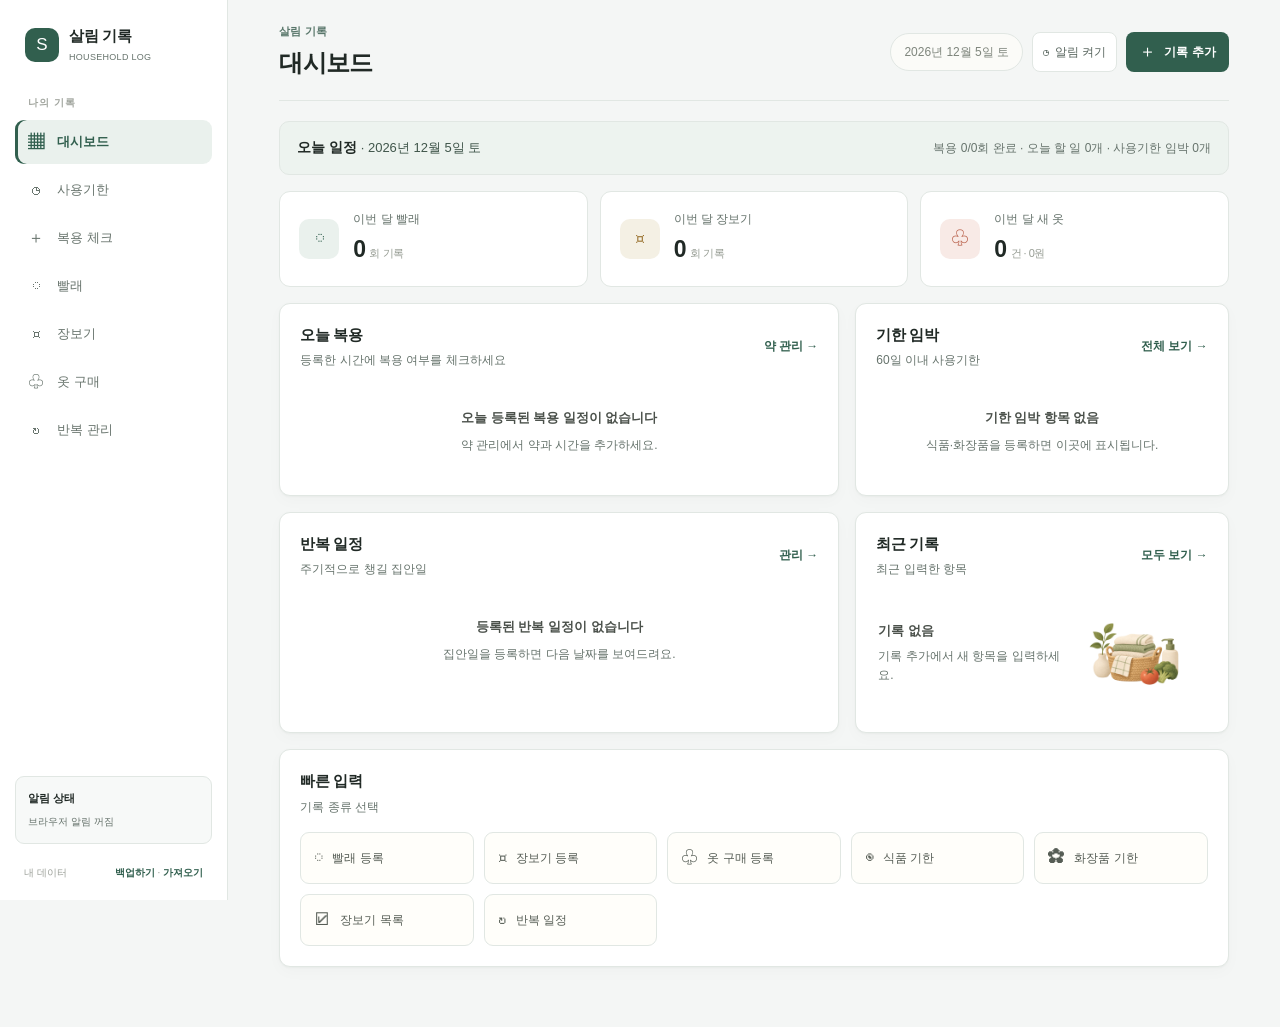
<file: index.html>
<!doctype html>
<html lang="ko">
<head>
  <meta charset="utf-8">
  <meta name="viewport" content="width=device-width, initial-scale=1">
  <meta name="theme-color" content="#f5f3ed">
  <meta name="description" content="빨래, 장보기, 반복 집안일, 복용 일정과 식품·화장품 사용기한을 관리하는 생활 기록 앱">
  <title>살림 기록</title>
  <style>
    :root {
      color-scheme: light;
      --bg: #f3f5f4;
      --paper: #ffffff;
      --paper-2: #f7f8f7;
      --ink: #222a27;
      --muted: #69766f;
      --line: #dce3df;
      --green: #2f6652;
      --green-2: #56796a;
      --green-pale: #e8f0ec;
      --coral: #b9614b;
      --coral-pale: #f8eae6;
      --gold: #99722e;
      --gold-pale: #f4f0e4;
      --shadow: 0 1px 3px rgba(30, 47, 38, .05), 0 4px 14px rgba(30, 47, 38, .025);
      --radius: 12px;
      font-family: -apple-system, BlinkMacSystemFont, "Apple SD Gothic Neo", "Noto Sans KR", "Malgun Gothic", sans-serif;
    }
    * { box-sizing: border-box; }
    body { margin: 0; min-width: 320px; background: var(--bg); color: var(--ink); }
    button, input, select, textarea { font: inherit; }
    button { cursor: pointer; }
    .app-shell { min-height: 100vh; }
    .sidebar {
      position: fixed; inset: 0 auto 0 0; z-index: 5; display: flex; flex-direction: column;
      width: 220px; padding: 24px 14px 16px; background: var(--paper); border-right: 1px solid var(--line);
    }
    .brand { display: flex; align-items: center; gap: 10px; padding: 0 10px; margin: 0 0 34px; }
    .brand-mark { display: grid; place-items: center; width: 34px; height: 34px; border-radius: 9px; background: var(--green); color: #fff; font-size: 17px; }
    .brand-name { font-size: 15px; font-weight: 750; letter-spacing: -.4px; }
    .brand-sub { margin-top: 3px; font-size: 9px; color: var(--muted); letter-spacing: .3px; }
    .nav-label { padding: 0 13px; margin: 0 0 10px; color: #a1a59e; font-size: 10px; font-weight: 700; letter-spacing: 1.1px; }
    .nav-list { display: grid; gap: 5px; }
    .nav-item { width: 100%; display: flex; align-items: center; gap: 12px; padding: 10px 12px; border: 0; border-radius: 8px; background: transparent; color: #68746d; text-align: left; font-size: 12px; transition: background .15s, color .15s; }
    .nav-item:hover { background: #f5f5ef; color: var(--ink); }
    .nav-item.active { background: var(--green-pale); color: var(--green); font-weight: 700; box-shadow: inset 2px 0 var(--green); }
    .nav-icon { width: 18px; font-size: 16px; text-align: center; }
    .nav-count { margin-left: auto; color: #9da39a; font-size: 11px; }
    .side-spacer { flex: 1; }
    .side-note { padding: 13px 12px; border-radius: 9px; background: var(--paper-2); border: 1px solid var(--line); }
    .side-note-title { margin-bottom: 7px; font-size: 11px; font-weight: 700; }
    .side-note p { margin: 0; color: var(--muted); font-size: 10px; line-height: 1.65; }
    .side-tools { display: flex; justify-content: space-between; align-items: center; padding: 18px 9px 0; color: #9a9e97; font-size: 10px; }
    .text-button { border: 0; padding: 3px 0; background: transparent; color: var(--green); font-size: 10px; font-weight: 700; }
    .main { max-width: 1480px; min-height: 100vh; margin-left: 220px; padding: 0 42px 56px; }
    .topbar { display: flex; justify-content: space-between; align-items: center; padding: 25px 0 22px; }
    .eyebrow { color: var(--green-2); font-size: 10px; font-weight: 700; letter-spacing: .3px; }
    h1 { margin: 5px 0 0; font-size: 21px; letter-spacing: -.55px; font-weight: 750; }
    .top-actions { display: flex; align-items: center; gap: 9px; }
    .date-chip { padding: 9px 13px; border: 1px solid var(--line); border-radius: 99px; color: #7e857c; background: rgba(255,254,250,.65); font-size: 11px; }
    .primary-button { display: inline-flex; align-items: center; justify-content: center; gap: 8px; min-height: 38px; padding: 0 13px; border: 0; border-radius: 8px; background: var(--green); color: #fff; font-size: 11px; font-weight: 700; box-shadow: none; transition: background .15s; }
    .primary-button:hover { transform: translateY(-1px); background: #344a3b; }
    .plus { font-size: 17px; line-height: 1; font-weight: 400; }
    .dashboard { display: block; }
    .stat-grid { display: grid; grid-template-columns: repeat(3, 1fr); gap: 14px; margin: 19px 0; }
    .stat-card { display: flex; align-items: center; min-height: 82px; padding: 14px 16px; border: 1px solid var(--line); border-radius: 10px; background: var(--paper); box-shadow: var(--shadow); }
    .stat-icon { display: grid; place-items: center; flex: 0 0 36px; width: 36px; height: 36px; margin-right: 12px; border-radius: 9px; background: var(--green-pale); color: var(--green); font-size: 16px; }
    .stat-card:nth-child(2) .stat-icon { background: var(--gold-pale); color: var(--gold); }
    .stat-card:nth-child(3) .stat-icon { background: var(--coral-pale); color: var(--coral); }
    .stat-label { color: var(--muted); font-size: 10px; }
    .stat-value { margin-top: 5px; font-size: 19px; font-weight: 750; letter-spacing: -.5px; }
    .stat-value small { margin-left: 4px; color: #969c93; font-size: 10px; font-weight: 500; }
    .content-grid { display: grid; grid-template-columns: minmax(0, 1.5fr) minmax(265px, .9fr); gap: 17px; }
    .panel { min-width: 0; padding: 18px 18px; border: 1px solid var(--line); border-radius: 11px; background: var(--paper); box-shadow: var(--shadow); }
    .panel-heading { display: flex; justify-content: space-between; align-items: flex-start; margin-bottom: 17px; }
    .panel-title { margin: 0; font-size: 14px; font-weight: 750; letter-spacing: -.35px; }
    .panel-caption { margin: 5px 0 0; color: var(--muted); font-size: 10px; }
    .link-button { border: 0; background: transparent; color: var(--green); font-size: 10px; font-weight: 700; }
    .alert-list { display: grid; gap: 9px; }
    .alert-row { display: flex; align-items: center; min-height: 61px; padding: 10px 12px; border-radius: 12px; background: #faf9f4; }
    .alert-row.urgent { background: #fbf0eb; }
    .alert-symbol { display: grid; place-items: center; flex: 0 0 36px; width: 36px; height: 36px; margin-right: 11px; border-radius: 12px; background: #eff1eb; font-size: 15px; }
    .alert-row.urgent .alert-symbol { background: #f5ded5; }
    .alert-meta { min-width: 0; flex: 1; }
    .alert-name { overflow: hidden; color: #3b413b; font-size: 11px; font-weight: 700; text-overflow: ellipsis; white-space: nowrap; }
    .alert-date { margin-top: 4px; color: var(--muted); font-size: 9px; }
    .deadline { flex: 0 0 auto; margin-left: 9px; padding: 6px 8px; border-radius: 8px; background: var(--green-pale); color: var(--green); font-size: 9px; font-weight: 750; white-space: nowrap; }
    .deadline.urgent { background: #f4ddd4; color: #a25740; }
    .deadline.past { background: #eeeae5; color: #7b7069; }
    .empty-state { display: grid; justify-items: center; gap: 8px; padding: 23px 12px 20px; color: var(--muted); text-align: center; }
    .empty-state strong { color: #4b514b; font-size: 11px; }
    .empty-state span { font-size: 10px; line-height: 1.6; }
    .activity-empty { grid-template-columns: minmax(0,1fr) 128px; align-items: center; justify-items: stretch; gap: 14px; min-height: 118px; padding: 6px 6px 6px 2px; text-align: left; }
    .activity-empty-copy { display: grid; gap: 7px; }
    .activity-empty img { display: block; width: 128px; max-width: 100%; height: auto; object-fit: contain; }
    .activity-list { display: grid; }
    .activity-row { display: flex; align-items: center; min-height: 58px; border-top: 1px solid #f0efe8; }
    .activity-row:first-child { border-top: 0; }
    /* 대시보드 목록 항목은 누르면 수정 창이 열림 */
    .alert-row[data-edit], .activity-row[data-edit] { cursor: pointer; }
    .alert-row[data-edit]:hover { filter: brightness(.97); }
    [data-edit]:focus-visible { outline: 3px solid var(--green); outline-offset: 2px; border-radius: 9px; }
    .activity-icon { display: grid; place-items: center; flex: 0 0 34px; width: 34px; height: 34px; margin-right: 11px; border-radius: 11px; background: #f1f2ec; font-size: 14px; }
    .activity-main { min-width: 0; flex: 1; }
    .activity-name { overflow: hidden; font-size: 11px; font-weight: 700; text-overflow: ellipsis; white-space: nowrap; }
    .activity-sub { margin-top: 4px; color: var(--muted); font-size: 9px; }
    .activity-kind { margin-left: 8px; color: #92988f; font-size: 9px; white-space: nowrap; }
    .quick-panel { margin-top: 17px; padding: 18px 21px; }
    .quick-actions { display: grid; grid-template-columns: repeat(5, 1fr); gap: 9px; }
    .quick-action { display: flex; align-items: center; gap: 9px; min-height: 48px; padding: 8px 11px; border: 1px solid var(--line); border-radius: 12px; background: #fffefa; color: #565d55; text-align: left; font-size: 10px; transition: border .15s, background .15s; }
    .quick-action:hover { border-color: #bcc9bc; background: #f8faf6; }
    .quick-action span:first-child { font-size: 16px; }
    .list-section { display: none; }
    .list-section.visible { display: block; }
    .list-toolbar { display: flex; justify-content: space-between; align-items: center; gap: 12px; margin: 18px 0 13px; }
    .search-wrap { position: relative; flex: 1; max-width: 350px; }
    .search-wrap span { position: absolute; top: 50%; left: 12px; color: #a2a69f; transform: translateY(-50%); }
    .search-input { width: 100%; height: 39px; padding: 0 12px 0 34px; border: 1px solid var(--line); border-radius: 10px; outline: none; background: var(--paper); color: var(--ink); font-size: 11px; }
    .search-input:focus { border-color: #9cab9c; box-shadow: 0 0 0 3px rgba(65,91,73,.08); }
    .sort-select { height: 39px; padding: 0 11px; border: 1px solid var(--line); border-radius: 10px; background: var(--paper); color: #777e76; font-size: 10px; }
    .record-list { display: grid; gap: 9px; }
    .expiry-group-title { margin: 4px 2px 0; color: var(--muted); font-size: 11px; font-weight: 750; }
    .expiry-group-title:not(:first-child) { margin-top: 10px; }
    .record-card { display: flex; align-items: center; gap: 11px; padding: 12px 13px; border: 1px solid var(--line); border-radius: 9px; background: var(--paper); box-shadow: var(--shadow); }
    .record-icon { display: grid; place-items: center; flex: 0 0 41px; height: 41px; border-radius: 13px; background: var(--green-pale); font-size: 18px; }
    .record-copy { min-width: 0; flex: 1; }
    .record-title { overflow: hidden; font-size: 12px; font-weight: 700; text-overflow: ellipsis; white-space: nowrap; }
    .record-detail { display: flex; flex-wrap: wrap; gap: 7px; margin-top: 5px; color: var(--muted); font-size: 9px; }
    /* 긴 메모는 두 줄까지만 보여주고, 전체 내용은 마우스를 올리면 볼 수 있게 함 */
    .record-note { max-width: 100%; min-width: 0; display: -webkit-box; -webkit-line-clamp: 2; -webkit-box-orient: vertical; overflow: hidden; overflow-wrap: anywhere; }
    .record-note.expanded { display: block; -webkit-line-clamp: unset; overflow: visible; }
    .note-toggle { min-height: 24px; padding: 0 4px; border: 0; background: none; color: var(--green); font-size: 9px; font-weight: 700; text-decoration: underline; text-underline-offset: 2px; }
    .note-toggle:focus-visible { outline: 2px solid var(--green); outline-offset: 2px; border-radius: 4px; }
    .record-right { flex: 0 0 auto; display: flex; align-items: center; gap: 12px; }
    .record-deadline { color: var(--green); font-size: 10px; font-weight: 750; text-align: right; }
    .record-deadline small { display: block; margin-bottom: 3px; color: #9ba097; font-size: 8px; font-weight: 500; }
    .delete-button, .edit-button { display: grid; place-items: center; width: 28px; height: 28px; border: 0; border-radius: 7px; background: transparent; color: #77827b; font-size: 13px; }
    .delete-button:hover { background: #f7e9e4; color: #a25740; }
    .edit-button:hover { background: var(--green-pale); color: var(--green); }
    .storage-note { margin-top: 23px; color: #9a9e96; font-size: 9px; text-align: center; }
    .storage-note button { color: var(--green); font-size: inherit; }
    .modal-backdrop { position: fixed; inset: 0; z-index: 20; display: none; align-items: center; justify-content: center; padding: 20px; background: rgba(30,37,31,.38); backdrop-filter: blur(3px); }
    .modal-backdrop.open { display: flex; }
    .modal { width: min(100%, 520px); max-height: min(88vh, 760px); overflow: auto; border-radius: 20px; background: var(--paper); box-shadow: 0 24px 70px rgba(20,30,22,.23); }
    .modal-head { display: flex; justify-content: space-between; align-items: flex-start; padding: 23px 25px 16px; border-bottom: 1px solid var(--line); }
    .modal-head h2 { margin: 0; font-size: 17px; letter-spacing: -.5px; }
    .modal-head p { margin: 6px 0 0; color: var(--muted); font-size: 10px; }
    .close-button { display: grid; place-items: center; width: 31px; height: 31px; border: 0; border-radius: 9px; background: #f3f2ec; color: #747b73; font-size: 18px; }
    .type-tabs { display: grid; grid-template-columns: repeat(5,1fr); gap: 6px; padding: 15px 23px 0; }
    .type-tab { min-height: 49px; padding: 6px 3px; border: 1px solid var(--line); border-radius: 10px; background: #fff; color: #8a9088; font-size: 9px; }
    .type-tab span { display: block; margin-bottom: 3px; font-size: 15px; }
    .type-tab.active { border-color: #b7c4b7; background: #eff3ed; color: var(--green); font-weight: 750; }
    .form-body { padding: 19px 25px 8px; }
    .form-grid { display: grid; grid-template-columns: 1fr 1fr; gap: 13px 12px; }
    .field { min-width: 0; }
    .field.full { grid-column: 1 / -1; }
    .field label { display: block; margin: 0 0 6px; color: #5e655d; font-size: 10px; font-weight: 700; }
    .field .hint { margin-left: 4px; color: #a0a59d; font-size: 9px; font-weight: 400; }
    .field input, .field select, .field textarea { width: 100%; min-height: 39px; padding: 9px 10px; border: 1px solid var(--line); border-radius: 9px; outline: none; background: #fff; color: #333a34; font-size: 11px; }
    .field textarea { min-height: 67px; resize: vertical; }
    .field input:focus, .field select:focus, .field textarea:focus { border-color: #9cab9c; box-shadow: 0 0 0 3px rgba(65,91,73,.08); }
    .calc-preview { display: flex; align-items: center; gap: 10px; margin-top: 14px; padding: 11px 12px; border-radius: 11px; background: #f0f3ed; color: var(--green); font-size: 10px; line-height: 1.55; }
    .calc-preview b { font-size: 12px; }
    .form-footer { display: flex; justify-content: flex-end; gap: 8px; padding: 13px 25px 22px; }
    .secondary-button { min-height: 39px; padding: 0 14px; border: 1px solid var(--line); border-radius: 10px; background: transparent; color: #70776e; font-size: 11px; }
    .toast { position: fixed; z-index: 30; bottom: 25px; left: 50%; padding: 11px 16px; border-radius: 11px; background: #29362c; color: #fff; font-size: 11px; box-shadow: 0 8px 24px rgba(0,0,0,.2); opacity: 0; pointer-events: none; transform: translate(-50%, 10px); transition: all .2s; }
    .toast.show { opacity: 1; transform: translate(-50%, 0); }
    #importFile { display: none; }
    .notification-button { display: inline-flex; align-items: center; gap: 6px; min-height: 36px; padding: 0 10px; border: 1px solid var(--line); border-radius: 8px; background: var(--paper); color: #59665f; font-size: 10px; }
    .notification-button.enabled { border-color: #c5d8cd; background: #edf4f0; color: var(--green); }
    .dashboard-summary { display: flex; align-items: center; justify-content: space-between; gap: 12px; margin: 0 0 14px; padding: 12px 15px; border: 1px solid var(--line); border-radius: 9px; background: var(--paper); color: #59665f; font-size: 11px; }
    .dashboard-summary strong { color: var(--ink); }
    .dashboard-summary small { color: var(--muted); font-size: 10px; }
    .med-panel { margin-bottom: 14px; }
    .med-dose-list { display: grid; gap: 7px; }
    .med-dose-row { display: flex; align-items: center; gap: 10px; min-height: 49px; padding: 8px 10px; border: 1px solid #e7ebe8; border-radius: 8px; background: #fbfcfb; }
    .med-dose-time { flex: 0 0 45px; color: #4c5d54; font-size: 11px; font-weight: 700; }
    .med-dose-copy { min-width: 0; flex: 1; }
    .med-dose-name { overflow: hidden; color: #2c3731; font-size: 11px; font-weight: 700; text-overflow: ellipsis; white-space: nowrap; }
    .med-dose-meta { margin-top: 3px; color: var(--muted); font-size: 9px; }
    .dose-status { padding: 4px 7px; border-radius: 6px; background: #f4eee1; color: #876b31; font-size: 9px; font-weight: 700; white-space: nowrap; }
    .dose-status.done { background: #e6f0eb; color: var(--green); }
    .dose-status.late { background: #f8eae6; color: #a34f3c; }
    .dose-button { min-width: 72px; min-height: 30px; padding: 0 9px; border: 1px solid #cbd8d0; border-radius: 7px; background: #fff; color: var(--green); font-size: 9px; font-weight: 700; }
    .dose-button.done { border-color: #d8e4dd; background: #eaf2ed; }
    .med-list { display: grid; gap: 8px; }
    .med-card { display: flex; align-items: center; gap: 12px; padding: 12px 13px; border: 1px solid var(--line); border-radius: 9px; background: var(--paper); }
    .med-card-main { min-width: 0; flex: 1; }
    .med-card-name { font-size: 12px; font-weight: 700; }
    .med-card-info { margin-top: 4px; color: var(--muted); font-size: 9px; line-height: 1.6; }
    .med-today { color: var(--green); font-weight: 700; }
    .med-today.done { color: var(--muted); }
    .med-card-actions { display: flex; gap: 3px; }
    .med-time-row { display: flex; align-items: center; gap: 7px; margin-bottom: 7px; }
    .med-time-row input { flex: 1; }
    .remove-time { width: 30px; height: 30px; border: 1px solid var(--line); border-radius: 7px; background: #fff; color: #68746d; }
    .day-picker { display: flex; flex-wrap: wrap; gap: 5px; }
    .day-option { position: relative; }
    .day-option input { position: absolute; opacity: 0; }
    .day-option span { display: grid; place-items: center; width: 34px; height: 31px; border: 1px solid var(--line); border-radius: 7px; color: #758079; font-size: 9px; cursor: pointer; }
    .day-option input:checked + span { border-color: #b7cbbf; background: #eaf2ed; color: var(--green); font-weight: 700; }
    /* 요일 체크박스는 투명하게 숨겨져 있어서, 키보드 포커스는 눈에 보이는 요일 칩에 링으로 표시 */
    .day-option input:focus-visible + span { outline: 3px solid var(--green); outline-offset: 2px; }
    .photo-preview { display: flex; align-items: center; gap: 9px; margin-top: 8px; color: var(--muted); font-size: 9px; }
    .photo-preview img { width: 58px; height: 58px; border: 1px solid var(--line); border-radius: 7px; object-fit: cover; }
    .record-photo { display: grid; place-items: center; flex: 0 0 42px; width: 42px; height: 42px; overflow: hidden; border: 0; border-radius: 8px; background: #f0f3f1; color: var(--green); font-size: 17px; }
    .record-photo img { width: 100%; height: 100%; object-fit: cover; }
    .photo-viewer { position: fixed; inset: 0; z-index: 40; display: none; align-items: center; justify-content: center; padding: 24px; background: rgba(15,22,18,.85); }
    .photo-viewer.open { display: flex; }
    .photo-viewer img { max-width: min(92vw, 900px); max-height: 86vh; border-radius: 8px; object-fit: contain; }
    .photo-viewer button { position: absolute; top: 20px; right: 22px; width: 38px; height: 38px; border: 1px solid rgba(255,255,255,.35); border-radius: 8px; background: rgba(255,255,255,.1); color: #fff; font-size: 22px; }
    .med-disclaimer { margin: 9px 0 0; color: var(--muted); font-size: 9px; line-height: 1.6; }
    .med-section { display: none; }
    .med-section.visible { display: block; }
    .med-layout { display: grid; grid-template-columns: minmax(0,1fr) minmax(0,1fr); gap: 13px; }
    @media (max-width: 1080px) {
      .main { padding-right: 28px; padding-left: 28px; }
      .content-grid { grid-template-columns: minmax(0, 1.3fr) minmax(235px, .9fr); }
      .quick-actions { grid-template-columns: repeat(3, 1fr); }
      .med-layout { grid-template-columns: 1fr; }
    }
    @media (max-width: 820px) {
      .sidebar { inset: auto 0 0; width: 100%; height: 67px; padding: 6px 10px max(6px, env(safe-area-inset-bottom)); border-top: 1px solid var(--line); border-right: 0; }
      .brand, .nav-label, .side-spacer, .side-note, .side-tools { display: none; }
      .nav-list { display: flex; justify-content: space-around; gap: 1px; width: 100%; }
      .nav-item { flex: 1; display: flex; flex-direction: column; justify-content: center; gap: 3px; min-width: 0; padding: 5px 2px; border-radius: 7px; text-align: center; font-size: 7px; }
      .nav-item.active { box-shadow: inset 0 2px var(--green); }
      .nav-icon { width: auto; font-size: 16px; }
      .nav-count { display: none; }
      .main { margin-left: 0; padding: 0 22px 88px; }
      .topbar { padding-top: 21px; }
    }
    @media (max-width: 640px) {
      .main { padding-right: 15px; padding-left: 15px; }
      .topbar { align-items: flex-start; padding-bottom: 18px; }
      h1 { font-size: 20px; }
      .date-chip { display: none; }
      .primary-button { min-height: 38px; padding: 0 12px; font-size: 10px; }
      .notification-button { width: 37px; min-width: 37px; justify-content: center; padding: 0; overflow: hidden; white-space: nowrap; font-size: 0; }
      .notification-button span { font-size: 14px; }
      .stat-grid { gap: 8px; margin: 12px 0; }
      .stat-card { display: flex; min-height: 82px; padding: 11px 8px; border-radius: 10px; }
      .stat-icon { flex-basis: 29px; width: 29px; height: 29px; margin: 0 7px 0 0; border-radius: 8px; font-size: 14px; }
      .stat-label { font-size: 8px; }
      .stat-value { font-size: 16px; }
      .stat-value small { font-size: 8px; }
      .content-grid { grid-template-columns: 1fr; gap: 11px; }
      .panel { padding: 15px 13px; border-radius: 10px; }
      .panel-title { font-size: 13px; }
      .activity-empty { grid-template-columns: minmax(0,1fr) 104px; min-height: 104px; gap: 6px; padding-right: 2px; }
      .activity-empty img { width: 104px; }
      .quick-panel { margin-top: 11px; padding: 15px; }
      .quick-actions { grid-template-columns: repeat(2, 1fr); }
      .quick-action { min-height: 43px; padding: 7px 9px; font-size: 9px; }
      .list-toolbar { align-items: stretch; }
      .sort-select { max-width: 100px; }
      .record-card { gap: 9px; padding: 11px; }
      .record-right { gap: 5px; }
      .record-deadline { font-size: 9px; }
      .record-icon { flex-basis: 35px; height: 35px; font-size: 15px; }
      .modal-backdrop { padding: 10px; align-items: flex-end; }
      .modal { max-height: 92vh; border-radius: 19px 19px 12px 12px; }
      .modal-head { padding: 18px 18px 13px; }
      .type-tabs { padding: 12px 14px 0; gap: 4px; }
      .type-tab { font-size: 8px; }
      .form-body { padding: 17px 18px 5px; }
      .form-footer { padding: 11px 18px 18px; }
    }
    @media (max-width: 380px) {
      .stat-card { padding: 10px 8px; }
      .stat-label { letter-spacing: -.2px; }
      .type-tab { font-size: 7px; }
    }
    /* Final layout pass: give the dashboard a clear reading order and roomier controls. */
    :root {
      --bg: #f4f6f5;
      --paper-2: #f7f9f8;
      --ink: #202925;
      --muted: #66736c;
      --line: #e1e7e3;
      --green: #315f4e;
      --green-2: #58766a;
      --green-pale: #eaf1ed;
      --shadow: 0 1px 2px rgba(27, 43, 34, .035), 0 5px 16px rgba(27, 43, 34, .025);
    }
    body { line-height: 1.5; }
    /* 키보드 포커스 링: 흰색·크림 배경에서도 3:1 이상 보이도록 색을 진하게 */
    button:focus-visible, input:focus-visible, select:focus-visible, textarea:focus-visible { outline: 3px solid var(--green); outline-offset: 2px; }
    @media (prefers-reduced-motion: reduce) { *, *::before, *::after { transition-duration: 0.01ms !important; animation-duration: 0.01ms !important; scroll-behavior: auto !important; } }
    .sidebar { width: 228px; padding: 25px 15px 17px; }
    .brand { margin-bottom: 31px; }
    .brand-mark { border-radius: 10px; }
    .nav-list { gap: 4px; }
    .nav-item { min-height: 42px; padding: 10px 12px; border-radius: 9px; font-size: 13px; }
    .nav-item.active { box-shadow: inset 3px 0 var(--green); }
    .main { max-width: 1420px; margin-left: 228px; padding: 0 clamp(26px, 4vw, 58px) 60px; }
    .topbar { min-height: 96px; padding: 23px 0 19px; margin-bottom: 20px; border-bottom: 1px solid var(--line); }
    .eyebrow { font-size: 11px; letter-spacing: .15px; }
    h1 { font-size: 24px; letter-spacing: -.65px; }
    .date-chip { font-size: 12px; }
    .primary-button, .notification-button { min-height: 40px; font-size: 12px; }
    .dashboard {
      display: grid;
      grid-template-columns: minmax(0, 1.35fr) minmax(290px, .9fr);
      grid-template-areas: "summary summary" "stats stats" "med alerts" "routine recent" "quick quick";
      gap: 16px;
    }
    .dashboard-summary { grid-area: summary; min-height: 54px; margin: 0; padding: 13px 17px; border-radius: 10px; background: #edf3ef; color: #40564b; font-size: 13px; }
    .dashboard-summary strong { font-size: 14px; }
    .dashboard-summary small { font-size: 12px; }
    .stat-grid { grid-area: stats; gap: 12px; margin: 0; }
    .stat-card { min-height: 96px; padding: 17px 19px; border-radius: 11px; box-shadow: none; }
    .stat-icon { flex-basis: 40px; width: 40px; height: 40px; margin-right: 14px; border-radius: 10px; font-size: 18px; }
    .stat-label { font-size: 12px; }
    .stat-value { margin-top: 4px; font-size: 23px; }
    .stat-value small { font-size: 11px; }
    .dashboard .content-grid { display: contents; }
    .dashboard .med-panel { grid-area: med; min-height: 100%; margin: 0; }
    .dashboard .routine-preview-panel { grid-area: routine; margin: 0; }
    .dashboard .content-grid > .panel:first-child { grid-area: alerts; }
    .dashboard .content-grid > .panel:nth-child(2) { grid-area: recent; }
    .panel { padding: 20px; border-radius: 11px; box-shadow: var(--shadow); }
    .panel-heading { align-items: center; margin-bottom: 16px; }
    .panel-title { font-size: 15px; }
    .panel-caption { font-size: 12px; }
    .link-button { padding: 7px 0 7px 8px; font-size: 12px; }
    .alert-list { gap: 8px; }
    .alert-row { min-height: 64px; padding: 10px 11px; border-radius: 9px; background: #f7f9f7; }
    .alert-row.urgent { background: #fbf2ef; }
    .alert-symbol, .activity-icon { border-radius: 9px; }
    .alert-name, .activity-name { font-size: 12px; }
    .alert-date, .activity-sub, .activity-kind { font-size: 11px; }
    .deadline { font-size: 10px; }
    .activity-row { min-height: 62px; border-color: #edf0ee; }
    .empty-state strong { font-size: 13px; }
    .empty-state span { font-size: 12px; }
    .med-dose-list { gap: 8px; }
    .med-dose-row { min-height: 57px; padding: 9px 10px; border-radius: 9px; background: #fafcfb; }
    .med-dose-time { flex-basis: 48px; font-size: 12px; }
    .med-dose-name { font-size: 12px; }
    .med-dose-meta { font-size: 11px; }
    .dose-status { padding: 5px 8px; font-size: 10px; }
    .dose-button { min-height: 34px; font-size: 11px; }
    .quick-panel { grid-area: quick; margin: 0; padding: 20px; }
    .quick-actions { gap: 10px; }
    .quick-action { min-height: 52px; padding: 10px 13px; border-radius: 9px; font-size: 12px; }
    .quick-action span:first-child { font-size: 17px; }
    .list-section, .med-section { padding-top: 3px; }
    .list-toolbar { margin: 15px 0; }
    .search-input, .sort-select { height: 42px; font-size: 12px; }
    .record-card { min-height: 68px; padding: 13px 15px; border-radius: 10px; }
    .record-title { font-size: 13px; }
    .record-detail { font-size: 11px; }
    .record-deadline { font-size: 11px; }
    .record-deadline small { font-size: 10px; }
    .storage-note { font-size: 11px; }
    .field label { font-size: 12px; }
    .field input, .field select, .field textarea { font-size: 13px; }
    .char-count { display: block; margin-top: 5px; color: #8b948d; font-size: 11px; text-align: right; font-variant-numeric: tabular-nums; }
    .type-tab { font-size: 10px; }
    .med-card-name { font-size: 13px; }
    .med-card-info, .med-disclaimer { font-size: 11px; }
    .routine-preview-list, .routine-list, .shopping-items { display: grid; gap: 8px; }
    .routine-section { display: none; }
    .routine-section.visible { display: block; }
    .routine-preview-row, .routine-row, .shopping-item { display: flex; align-items: center; gap: 10px; min-width: 0; padding: 10px 11px; border: 1px solid var(--line); border-radius: 9px; background: #fbfcfb; }
    .routine-preview-copy, .routine-copy { min-width: 0; flex: 1; }
    .routine-preview-name, .routine-name { overflow: hidden; font-size: 12px; font-weight: 700; text-overflow: ellipsis; white-space: nowrap; }
    .routine-preview-date, .routine-meta { margin-top: 3px; color: var(--muted); font-size: 11px; }
    .routine-due { flex: 0 0 auto; padding: 5px 8px; border-radius: 7px; background: var(--green-pale); color: var(--green); font-size: 10px; font-weight: 700; white-space: nowrap; }
    .routine-due.urgent { background: var(--gold-pale); color: var(--gold); }
    .routine-due.overdue { background: var(--coral-pale); color: var(--coral); }
    .routine-row { min-height: 72px; padding: 12px; }
    .routine-row .routine-name { font-size: 13px; }
    .routine-actions { display: flex; flex: 0 0 auto; gap: 6px; }
    .routine-done { min-height: 34px; padding: 0 10px; border: 1px solid #ccd9d1; border-radius: 8px; background: #fff; color: var(--green); font-size: 11px; font-weight: 700; }
    .routine-delete { width: 34px; height: 34px; border: 0; border-radius: 8px; background: transparent; color: #737d76; font-size: 17px; }
    .routine-form-panel { margin-bottom: 14px; }
    .routine-form-heading { display: flex; justify-content: space-between; align-items: flex-start; gap: 10px; margin-bottom: 14px; }
    .routine-form { display: grid; grid-template-columns: minmax(0, 1.2fr) minmax(150px, .8fr) minmax(145px, .8fr) auto; align-items: end; gap: 11px; }
    .routine-form .field input, .routine-form .field select { min-height: 42px; }
    .routine-list-panel { margin-top: 14px; }
    .calendar-note { margin: 12px 2px; color: var(--muted); font-size: 11px; line-height: 1.6; }
    .list-more { margin: 2px 0 0; padding: 2px 2px 0; color: var(--muted); font-size: 12px; line-height: 1.5; }
    .shopping-list-panel { display: none; margin: 0 0 14px; }
    .shopping-list-panel.visible { display: block; }
    .shopping-count { padding: 5px 9px; border-radius: 99px; background: var(--green-pale); color: var(--green); font-size: 11px; font-weight: 700; }
    .shopping-entry { display: flex; gap: 8px; margin-bottom: 12px; }
    .shopping-entry input { min-width: 0; flex: 1; height: 42px; padding: 0 12px; border: 1px solid var(--line); border-radius: 9px; outline: none; background: #fff; font-size: 13px; }
    .shopping-items { gap: 6px; }
    .shopping-item { min-height: 46px; padding: 8px 10px; }
    .shopping-item input { width: 17px; height: 17px; accent-color: var(--green); }
    .shopping-item-name { min-width: 0; flex: 1; font-size: 13px; cursor: pointer; overflow-wrap: anywhere; }
    .shopping-item.checked .shopping-item-name { color: #8a948e; text-decoration: line-through; }
    .shopping-remove { width: 30px; height: 30px; border: 0; border-radius: 7px; background: transparent; color: #78827b; font-size: 16px; }
    .shopping-list-footer { display: flex; align-items: center; justify-content: space-between; gap: 10px; margin-top: 12px; padding-top: 12px; border-top: 1px solid var(--line); color: var(--muted); font-size: 11px; }
    .shopping-list-footer .secondary-button { min-height: 35px; font-size: 11px; }
    .shopping-footer-info { display: flex; align-items: center; gap: 10px; min-width: 0; flex-wrap: wrap; }
    .shopping-list-footer button:disabled { opacity: .48; cursor: not-allowed; }
    .filter-chips { display: flex; flex-wrap: wrap; gap: 7px; margin: 15px 0 0; }
    .filter-chips[hidden] { display: none; }
    .filter-chip { min-height: 34px; padding: 0 13px; border: 1px solid var(--line); border-radius: 99px; background: var(--paper); color: #6b766f; font-size: 12px; font-weight: 600; }
    .filter-chip.active { border-color: #b7cbbf; background: var(--green-pale); color: var(--green); font-weight: 750; }
    .confirm-backdrop { z-index: 25; }
    .confirm-modal { width: min(100%, 400px); }
    .confirm-body { padding: 23px 25px 6px; }
    .confirm-body h2 { margin: 0; font-size: 17px; letter-spacing: -.5px; }
    .confirm-body p { margin: 8px 0 0; color: var(--muted); font-size: 13px; line-height: 1.6; }
    .danger-button { min-height: 39px; padding: 0 14px; border: 0; border-radius: 10px; background: var(--coral); color: #fff; font-size: 12px; font-weight: 700; }
    .danger-button:hover { background: #a25740; }
    .toast.has-action { pointer-events: auto; display: flex; align-items: center; gap: 12px; }
    .toast-action { border: 0; padding: 0; background: transparent; color: #cfe5d9; font-size: 11px; font-weight: 750; text-decoration: underline; }
    @media (max-width: 640px) {
      .filter-chip { min-height: 32px; padding: 0 11px; font-size: 11px; }
    }
    @media (max-width: 1080px) {
      .main { padding-right: 28px; padding-left: 28px; }
      .dashboard { grid-template-columns: minmax(0, 1.2fr) minmax(265px, .9fr); }
    }
    @media (max-width: 820px) {
      .sidebar { inset: auto 0 0; display: block; width: 100%; height: 72px; overflow-x: auto; overflow-y: hidden; padding: 5px 8px max(5px, env(safe-area-inset-bottom)); }
      .nav-list { display: flex; justify-content: flex-start; gap: 2px; width: max-content; min-width: 100%; }
      .nav-item { flex: 0 0 64px; min-width: 64px; min-height: 60px; gap: 2px; padding: 5px 3px; font-size: 11px; }
      .nav-item.active { box-shadow: inset 0 3px var(--green); }
      .nav-icon { font-size: 17px; }
      .main { margin-left: 0; padding: 0 24px 98px; }
      .topbar { min-height: 88px; padding: 20px 0 16px; }
      .dashboard { grid-template-columns: 1fr 1fr; grid-template-areas: "summary summary" "stats stats" "med med" "alerts alerts" "routine routine" "recent recent" "quick quick"; }
      .dashboard .content-grid { display: contents; }
      .med-layout { grid-template-columns: 1fr; }
      .routine-form { grid-template-columns: 1fr 1fr; }
    }
    @media (max-width: 640px) {
      .main { padding-right: 16px; padding-left: 16px; }
      .topbar { gap: 10px; align-items: center; padding: 17px 0 14px; margin-bottom: 15px; }
      h1 { font-size: 21px; }
      .eyebrow { font-size: 10px; }
      .top-actions { gap: 6px; }
      .date-chip { display: none; }
      .primary-button { min-height: 39px; padding: 0 10px; font-size: 11px; white-space: nowrap; }
      .notification-button { width: 39px; min-width: 39px; min-height: 39px; justify-content: center; padding: 0; font-size: 0; }
      .notification-button span { font-size: 15px; }
      .dashboard { gap: 11px; }
      .dashboard-summary { align-items: flex-start; flex-direction: column; gap: 3px; padding: 11px 13px; font-size: 12px; }
      .dashboard-summary small { font-size: 11px; }
      .stat-grid { gap: 7px; }
      .stat-card { min-height: 82px; padding: 10px 8px; }
      .stat-icon { flex-basis: 28px; width: 28px; height: 28px; margin-right: 7px; border-radius: 8px; font-size: 14px; }
      .stat-label { font-size: 10px; line-height: 1.35; }
      .stat-value { font-size: 19px; }
      .stat-value small { font-size: 9px; }
      .panel { padding: 16px 14px; border-radius: 10px; }
      .panel-title { font-size: 14px; }
      .panel-caption { font-size: 11px; }
      .link-button { font-size: 11px; }
      .quick-panel { padding: 16px 14px; }
      .quick-actions { grid-template-columns: repeat(2, minmax(0,1fr)); gap: 7px; }
      .routine-form { grid-template-columns: 1fr; }
      .routine-form .primary-button { width: 100%; }
      .routine-preview-row { padding: 9px; }
      .routine-preview-name, .routine-name { font-size: 11px; }
      .routine-preview-date, .routine-meta { font-size: 10px; }
      .routine-row { gap: 7px; padding: 9px; }
      .routine-row { display: grid; grid-template-columns: minmax(0,1fr) auto; }
      .routine-actions { grid-column: 1 / -1; justify-content: flex-end; }
      .routine-actions { gap: 3px; }
      .routine-done { min-height: 32px; padding: 0 7px; font-size: 10px; }
      .routine-delete { width: 29px; height: 32px; }
      .shopping-list-footer { align-items: flex-start; flex-direction: column; }
      .shopping-list-footer .secondary-button { width: 100%; }
      .quick-action { min-height: 46px; padding: 8px 9px; font-size: 11px; }
      .med-dose-row { gap: 7px; padding: 8px; }
      .med-dose-time { flex-basis: 43px; font-size: 11px; }
      .med-dose-name { font-size: 11px; }
      .med-dose-meta { font-size: 10px; }
      .dose-button { min-width: 66px; min-height: 32px; padding: 0 7px; font-size: 10px; }
      .dose-status { font-size: 9px; }
      .alert-name, .activity-name { font-size: 11px; }
      .alert-date, .activity-sub, .activity-kind { font-size: 10px; }
      .list-toolbar { gap: 8px; }
      .record-card { gap: 8px; padding: 10px; }
      .record-detail { gap: 5px; font-size: 10px; }
      .record-right { gap: 2px; }
      .record-deadline { font-size: 9px; }
      .record-deadline small { font-size: 8px; }
      .modal-backdrop { padding: 8px; }
      .modal { border-radius: 16px 16px 10px 10px; }
      .modal-head h2 { font-size: 18px; }
      .field label { font-size: 11px; }
      .field input, .field select, .field textarea { font-size: 16px; }
      .type-tab { font-size: 9px; }
    }
    @media (max-width: 380px) {
      .main { padding-right: 12px; padding-left: 12px; }
      .top-actions { gap: 4px; }
      .primary-button { padding: 0 8px; font-size: 10px; }
      .stat-card { padding-right: 6px; padding-left: 6px; }
      .stat-icon { flex-basis: 25px; width: 25px; height: 25px; margin-right: 5px; }
      .stat-label { font-size: 9px; }
    }
  </style>
</head>
<body>
  <div class="app-shell">
    <aside class="sidebar" aria-label="주 메뉴">
      <div class="brand">
        <div class="brand-mark" aria-hidden="true">S</div>
        <div><div class="brand-name">살림 기록</div><div class="brand-sub">HOUSEHOLD LOG</div></div>
      </div>
      <div class="nav-label">나의 기록</div>
      <nav class="nav-list">
        <button class="nav-item active" data-view="overview"><span class="nav-icon">▦</span><span>대시보드</span></button>
        <button class="nav-item" data-view="expiry"><span class="nav-icon">◷</span><span>사용기한</span><span class="nav-count" id="navExpiryCount"></span></button>
        <button class="nav-item" data-view="medications"><span class="nav-icon">＋</span><span>복용 체크</span><span class="nav-count" id="navMedCount"></span></button>
        <button class="nav-item" data-view="laundry"><span class="nav-icon">◌</span><span>빨래</span></button>
        <button class="nav-item" data-view="shopping"><span class="nav-icon">⌑</span><span>장보기</span></button>
        <button class="nav-item" data-view="clothes"><span class="nav-icon">♧</span><span>옷 구매</span></button>
        <button class="nav-item" data-view="routines"><span class="nav-icon">↻</span><span>반복 관리</span><span class="nav-count" id="navRoutineCount"></span></button>
      </nav>
      <div class="side-spacer"></div>
      <div class="side-note"><div class="side-note-title">알림 상태</div><p id="sideNotificationStatus">브라우저 알림 꺼짐</p></div>
      <div class="side-tools"><span>내 데이터</span><span><button class="text-button" id="exportButton">백업하기</button> · <button class="text-button" id="importButton">가져오기</button></span></div>
    </aside>

    <main class="main">
      <header class="topbar">
        <div><div class="eyebrow">살림 기록</div><h1 id="pageTitle">대시보드</h1></div>
        <div class="top-actions"><div class="date-chip" id="todayChip"></div><button class="notification-button" id="notificationButton" title="복용 시간과 사용기한 알림"><span aria-hidden="true">◷</span> 알림 켜기</button><button class="primary-button" id="openAdd"><span class="plus" aria-hidden="true">＋</span> 기록 추가</button></div>
      </header>

      <section class="dashboard" id="dashboard">
        <div class="dashboard-summary"><span><strong>오늘 일정</strong> · <span id="dashboardToday"></span></span><small id="dashboardSummaryText">복용 일정과 사용기한을 확인하세요.</small></div>
        <div class="stat-grid">
          <article class="stat-card"><div class="stat-icon">◌</div><div><div class="stat-label">이번 달 빨래</div><div class="stat-value"><span id="laundryStat">0</span><small>회 기록</small></div></div></article>
          <article class="stat-card"><div class="stat-icon">⌑</div><div><div class="stat-label">이번 달 장보기</div><div class="stat-value"><span id="shoppingStat">0</span><small>회 기록</small></div></div></article>
          <article class="stat-card"><div class="stat-icon">♧</div><div><div class="stat-label">이번 달 새 옷</div><div class="stat-value"><span id="clothesStat">0</span><small>건 · <span id="clothesSpend">0원</span></small></div></div></article>
        </div>
        <section class="panel med-panel">
          <div class="panel-heading"><div><h2 class="panel-title">오늘 복용</h2><p class="panel-caption">등록한 시간에 복용 여부를 체크하세요</p></div><button class="link-button" data-open-view="medications">약 관리 →</button></div>
          <div class="med-dose-list" id="dashboardDoseList"></div>
        </section>
        <section class="panel routine-preview-panel">
          <div class="panel-heading"><div><h2 class="panel-title">반복 일정</h2><p class="panel-caption">주기적으로 챙길 집안일</p></div><button class="link-button" data-open-view="routines">관리 →</button></div>
          <div class="routine-preview-list" id="dashboardRoutineList"></div>
        </section>
        <div class="content-grid">
          <section class="panel">
            <div class="panel-heading"><div><h2 class="panel-title">기한 임박</h2><p class="panel-caption">60일 이내 사용기한</p></div><button class="link-button" data-open-view="expiry">전체 보기 →</button></div>
            <div class="alert-list" id="alertList"></div>
          </section>
          <section class="panel">
            <div class="panel-heading"><div><h2 class="panel-title">최근 기록</h2><p class="panel-caption">최근 입력한 항목</p></div><button class="link-button" data-open-view="all">모두 보기 →</button></div>
            <div class="activity-list" id="activityList"></div>
          </section>
        </div>
        <section class="panel quick-panel">
          <div class="panel-heading"><div><h2 class="panel-title">빠른 입력</h2><p class="panel-caption">기록 종류 선택</p></div></div>
          <div class="quick-actions">
            <button class="quick-action" data-add="laundry"><span aria-hidden="true">◌</span><span>빨래 등록</span></button>
            <button class="quick-action" data-add="shopping"><span aria-hidden="true">⌑</span><span>장보기 등록</span></button>
            <button class="quick-action" data-add="clothes"><span aria-hidden="true">♧</span><span>옷 구매 등록</span></button>
            <button class="quick-action" data-add="food"><span aria-hidden="true">◉</span><span>식품 기한</span></button>
            <button class="quick-action" data-add="cosmetic"><span aria-hidden="true">✿</span><span>화장품 기한</span></button>
            <button class="quick-action" data-open-view="shopping"><span aria-hidden="true">☑</span><span>장보기 목록</span></button>
            <button class="quick-action" data-open-view="routines"><span aria-hidden="true">↻</span><span>반복 일정</span></button>
          </div>
        </section>
      </section>

      <section class="list-section" id="listSection">
        <div class="panel-heading"><div><h2 class="panel-title" id="listTitle">기록</h2><p class="panel-caption" id="listCaption"></p></div><button class="primary-button" id="listAdd"><span class="plus" aria-hidden="true">＋</span> 새 기록</button></div>
        <div class="filter-chips" id="expiryFilters" role="group" aria-label="사용기한 필터" hidden>
          <button class="filter-chip active" type="button" data-expiry-filter="all">전체</button>
          <button class="filter-chip" type="button" data-expiry-filter="expired">지남</button>
          <button class="filter-chip" type="button" data-expiry-filter="week">7일 이내</button>
          <button class="filter-chip" type="button" data-expiry-filter="later">그 이후</button>
        </div>
        <div class="list-toolbar"><div class="search-wrap"><span aria-hidden="true">⌕</span><input class="search-input" type="search" id="searchInput" placeholder="이름이나 메모 검색" aria-label="기록 검색" title="/ 키를 누르면 바로 검색할 수 있어요"></div><select class="sort-select" id="sortSelect" aria-label="정렬"><option value="newest">최근 기록순</option><option value="oldest">오래된 순</option><option value="name">이름순</option></select></div>
        <section class="panel shopping-list-panel" id="shoppingListPanel">
          <div class="panel-heading"><div><h2 class="panel-title">살 것</h2><p class="panel-caption">체크한 항목은 장보기 기록으로 저장할 수 있어요.</p></div><span class="shopping-count" id="shoppingCount">0개</span></div>
          <div class="shopping-entry"><input id="shoppingItemInput" type="text" maxlength="100" placeholder="예: 우유, 달걀" aria-label="장보기 품목"><button class="primary-button" id="addShoppingItem" type="button">추가</button></div>
          <div class="shopping-items" id="shoppingItems"></div>
          <div class="shopping-list-footer"><div class="shopping-footer-info"><span id="shoppingCheckedCount">체크한 항목 0개</span><button class="text-button" id="clearShoppingChecks" type="button" disabled>체크 풀기</button> · <button class="text-button" id="removeCheckedShopping" type="button" disabled>체크 항목 빼기</button></div><button class="secondary-button" id="saveShoppingPurchase" type="button" disabled>구매 기록에 담기</button></div>
        </section>
        <div class="record-list" id="recordList"></div>
        <div class="storage-note">기록·사진·일정은 이 브라우저에 저장됩니다. <button class="text-button" id="backupInline">백업 파일 만들기</button> · <button class="text-button" id="exportCsv" type="button">전체 기록 CSV 저장</button></div>
      </section>

      <section class="med-section" id="medSection">
        <div class="panel-heading"><div><h2 class="panel-title">복용 체크</h2><p class="panel-caption">약과 복용 시간을 등록하고 오늘 복용을 기록합니다.</p></div><button class="primary-button" id="addMedication"><span class="plus" aria-hidden="true">＋</span> 약 추가</button></div>
        <div class="med-layout">
          <section class="panel"><div class="panel-heading"><div><h2 class="panel-title">오늘 복용 일정</h2><p class="panel-caption" id="medTodayCaption"></p></div></div><div class="med-dose-list" id="medDoseList"></div></section>
          <section class="panel"><div class="panel-heading"><div><h2 class="panel-title">등록된 약</h2><p class="panel-caption">약 이름, 시간, 요일</p></div><span class="shopping-count" id="medCount">0개</span></div><div class="med-list" id="medList"></div><p class="med-disclaimer">복용 여부 기록용입니다. 복용량·복용법은 처방 및 제품 설명을 따르세요.</p></section>
        </div>
      </section>
      <section class="routine-section" id="routineSection">
        <div class="panel-heading"><div><h2 class="panel-title">반복 관리</h2><p class="panel-caption">정기적으로 챙길 집안일을 등록하고 다음 일정을 관리합니다.</p></div><button class="secondary-button" id="exportCalendar" type="button">캘린더 내보내기</button></div>
        <section class="panel routine-form-panel">
          <div class="routine-form-heading"><div><h2 class="panel-title" id="routineFormTitle">일정 추가</h2><p class="panel-caption">세탁조 청소, 필터 교체, 침구 세탁 등을 등록하세요.</p></div><button class="secondary-button" id="cancelRoutineEdit" type="button" hidden>수정 취소</button></div>
          <form class="routine-form" id="routineForm">
            <div class="field"><label for="routineName">할 일</label><input id="routineName" name="name" required maxlength="80" placeholder="예: 정수기 필터 교체"></div>
            <div class="field"><label for="routineNextDate">다음 날짜</label><input id="routineNextDate" name="nextDate" type="date" required></div>
            <div class="field"><label for="routineCadence">반복 주기</label><select id="routineCadence" name="cadence"><option value="P7D">매주</option><option value="P14D">2주마다</option><option value="P1M" selected>매월</option><option value="P3M">3개월마다</option><option value="P6M">6개월마다</option><option value="P1Y">매년</option></select></div>
            <button class="primary-button" id="routineSubmitButton" type="submit"><span class="plus" aria-hidden="true">＋</span> 일정 등록</button>
          </form>
        </section>
        <section class="panel routine-list-panel"><div class="panel-heading"><div><h2 class="panel-title">등록한 일정</h2><p class="panel-caption">완료하면 선택한 주기만큼 다음 날짜가 자동으로 바뀝니다.</p></div><span class="shopping-count" id="routineCount">0개</span></div><div class="routine-list" id="routineList"></div></section>
        <p class="calendar-note">캘린더 내보내기는 반복 일정을 .ics 파일로 저장합니다. 파일을 Google Calendar 또는 Apple 캘린더에 가져오면 기기 캘린더 알림을 사용할 수 있어요.</p>
      </section>
    </main>
  </div>

  <div class="modal-backdrop" id="modalBackdrop" role="dialog" aria-modal="true" aria-labelledby="modalTitle">
    <div class="modal">
      <div class="modal-head"><div><h2 id="modalTitle">새 기록</h2><p>입력한 정보는 이 브라우저에 저장됩니다.</p></div><button class="close-button" id="closeModal" aria-label="닫기">×</button></div>
      <div class="type-tabs" id="typeTabs">
        <button class="type-tab active" data-type="laundry"><span>◌</span>빨래</button>
        <button class="type-tab" data-type="shopping"><span>⌑</span>장보기</button>
        <button class="type-tab" data-type="clothes"><span>♧</span>옷 구매</button>
        <button class="type-tab" data-type="food"><span>◉</span>식품</button>
        <button class="type-tab" data-type="cosmetic"><span>✿</span>화장품</button>
      </div>
      <form id="recordForm">
        <div class="form-body"><div class="form-grid" id="formFields"></div><div class="calc-preview" id="calcPreview" hidden></div></div>
        <div class="form-footer"><button type="button" class="secondary-button" id="cancelModal">취소</button><button type="submit" class="primary-button" title="Ctrl+Enter (⌘+Enter)로도 저장할 수 있어요">기록 저장</button></div>
      </form>
    </div>
  </div>
  <div class="modal-backdrop" id="medModalBackdrop" role="dialog" aria-modal="true" aria-labelledby="medModalTitle">
    <div class="modal">
      <div class="modal-head"><div><h2 id="medModalTitle">약 추가</h2><p>이름과 복용 일정만 입력하면 됩니다.</p></div><button class="close-button" id="closeMedModal" aria-label="닫기">×</button></div>
      <form id="medForm">
        <div class="form-body"><div class="form-grid">
          <div class="field full"><label for="medName">약 이름</label><input id="medName" name="name" required maxlength="80" placeholder="예: 비타민 D"></div>
          <div class="field full"><label for="medDose">복용량 <span class="hint">선택</span></label><input id="medDose" name="dose" maxlength="40" placeholder="예: 1정, 5ml"></div>
          <div class="field full"><label id="medTimesLabel">복용 시간</label><div id="medTimes" role="group" aria-labelledby="medTimesLabel"></div><button class="secondary-button" type="button" id="addMedTime">＋ 시간 추가</button></div>
          <div class="field full"><label id="medDaysLabel">복용 요일</label><div class="day-picker" id="dayPicker" role="group" aria-labelledby="medDaysLabel"></div></div>
          <div class="field"><label for="medStartDate">시작일 <span class="hint">선택</span></label><input id="medStartDate" name="startDate" type="date"></div>
          <div class="field"><label for="medEndDate">종료일 <span class="hint">선택</span></label><input id="medEndDate" name="endDate" type="date"></div>
        </div><p class="med-disclaimer">알림은 이 앱이 열려 있고 브라우저 알림을 허용한 동안 전송됩니다. 앱을 닫은 시간의 미복용 일정은 다음 방문 시 표시됩니다.</p></div>
        <div class="form-footer"><button type="button" class="secondary-button" id="cancelMedModal">취소</button><button type="submit" class="primary-button" id="saveMedicationButton">약 저장</button></div>
      </form>
    </div>
  </div>
  <div class="modal-backdrop confirm-backdrop" id="confirmBackdrop" role="alertdialog" aria-modal="true" aria-labelledby="confirmTitle" aria-describedby="confirmMessage">
    <div class="modal confirm-modal">
      <div class="confirm-body"><h2 id="confirmTitle">삭제할까요?</h2><p id="confirmMessage"></p></div>
      <div class="form-footer"><button type="button" class="secondary-button" id="confirmCancel">취소</button><button type="button" class="danger-button" id="confirmOk">삭제</button></div>
    </div>
  </div>
  <div class="photo-viewer" id="photoViewer" role="dialog" aria-modal="true" aria-label="첨부 사진 보기"><button type="button" id="closePhotoViewer" aria-label="사진 닫기">×</button><img id="photoViewerImage" alt="첨부 사진 크게 보기"></div>
  <input type="file" id="importFile" accept="application/json,.json">
  <div class="toast" id="toast" role="status" aria-live="polite"></div>

  <script>
    (() => {
      const KEY = 'salimnote-records-v1';
      const MEDS_KEY = 'salimnote-medicines-v1';
      const CHECKS_KEY = 'salimnote-med-checks-v1';
      const NOTIFIED_KEY = 'salimnote-notified-v1';
      const NOTIFICATION_ENABLED_KEY = 'salimnote-notifications-enabled-v1';
      const ROUTINES_KEY = 'salimnote-routines-v1';
      const SHOPPING_LIST_KEY = 'salimnote-shopping-list-v1';
      const LAST_BACKUP_KEY = 'salimnote-last-backup-v1';
      const BACKUP_REMINDER_KEY = 'salimnote-backup-reminder-v1';
      const icons = { laundry: '◌', shopping: '⌑', clothes: '♧', food: '◉', cosmetic: '✿' };
      const labels = { laundry: '빨래', shopping: '장보기', clothes: '옷 구매', food: '식품', cosmetic: '화장품' };
      const cosmeticDefaults = { mascara: 3, eyeliner: 6, skincare: 12, cream: 6, sunscreen: 12, makeup: 12, other: 6 };
      const weekdays = ['일', '월', '화', '수', '목', '금', '토'];
      let today = localDateString(new Date());
      let records = loadRecords();
      let medicines = loadJson(MEDS_KEY, []);
      let medicationChecks = loadJson(CHECKS_KEY, {});
      let notified = loadJson(NOTIFIED_KEY, {});
      let routines = loadJson(ROUTINES_KEY, []);
      let shoppingList = loadJson(SHOPPING_LIST_KEY, []);
      if (!Array.isArray(routines)) routines = [];
      if (!Array.isArray(shoppingList)) shoppingList = [];
      let notificationsEnabled = localStorage.getItem(NOTIFICATION_ENABLED_KEY) === 'true';
      let currentView = 'overview';
      let currentType = 'laundry';
      let editingItem = null;
      let formSnapshot = '';
      let medFormSnapshot = '';
      let editingMedicineId = null;
      let editingRoutineId = null;
      let expiryFilter = 'all';
      let toastTimer;
      let photoPreviewUrl = '';
      let returnFocusTarget = null;

      function localDateString(date) {
        const d = new Date(date.getTime() - date.getTimezoneOffset() * 60000);
        return d.toISOString().slice(0, 10);
      }
      function dateObject(value) { return value ? new Date(value + 'T12:00:00') : null; }
      function addDays(dateValue, days) {
        const d = dateObject(dateValue);
        if (!d) return '';
        d.setDate(d.getDate() + Number(days || 0));
        return localDateString(d);
      }
      function formatDate(value, withYear = true) {
        const d = dateObject(value);
        if (!d || Number.isNaN(d.getTime())) return '날짜 없음';
        return new Intl.DateTimeFormat('ko-KR', { year: withYear ? 'numeric' : undefined, month: 'long', day: 'numeric' }).format(d);
      }
      function daysUntil(value) {
        const target = dateObject(value); const base = dateObject(today);
        if (!target || !base) return Infinity;
        return Math.round((target - base) / 86400000);
      }
      function addMonths(dateValue, months) {
        const d = dateObject(dateValue);
        if (!d) return '';
        const day = d.getDate();
        d.setDate(1); d.setMonth(d.getMonth() + Number(months || 0));
        const lastDay = new Date(d.getFullYear(), d.getMonth() + 1, 0).getDate();
        d.setDate(Math.min(day, lastDay));
        return localDateString(d);
      }
      function cadenceLabel(cadence) {
        return ({ P7D: '매주', P14D: '2주마다', P1M: '매월', P3M: '3개월마다', P6M: '6개월마다', P1Y: '매년' })[cadence] || '매월';
      }
      function advanceRoutineDate(dateValue, cadence) {
        const match = /^P(\d+)([DMY])$/.exec(cadence || 'P1M');
        if (!match) return addMonths(dateValue, 1);
        const amount = Number(match[1]);
        if (match[2] === 'D') return addDays(dateValue, amount);
        return addMonths(dateValue, amount * (match[2] === 'Y' ? 12 : 1));
      }
      function safeDeadline(item) {
        if (item.kind === 'food') return item.expiryDate || '';
        if (item.kind === 'cosmetic') {
          const opened = addMonths(item.openedAt, item.paoMonths);
          if (item.labelDate && opened) return item.labelDate < opened ? item.labelDate : opened;
          return item.labelDate || opened;
        }
        return '';
      }
      function formatWon(value) {
        const text = String(value ?? '').trim();
        const amount = Number(text);
        return text !== '' && Number.isFinite(amount) && amount >= 0 ? `${amount.toLocaleString('ko-KR')}원` : '';
      }
      function escapeHtml(value) {
        return String(value ?? '').replace(/[&<>"']/g, ch => ({ '&': '&amp;', '<': '&lt;', '>': '&gt;', '"': '&quot;', "'": '&#39;' }[ch]));
      }
      function loadRecords() {
        try { const value = JSON.parse(localStorage.getItem(KEY) || '[]'); return Array.isArray(value) ? value : []; }
        catch { return []; }
      }
      function loadJson(key, fallback) {
        try { const value = JSON.parse(localStorage.getItem(key) || JSON.stringify(fallback)); return value ?? fallback; }
        catch { return fallback; }
      }
      function save() { localStorage.setItem(KEY, JSON.stringify(records)); }
      function saveMedicines() { localStorage.setItem(MEDS_KEY, JSON.stringify(medicines)); }
      function saveChecks() { localStorage.setItem(CHECKS_KEY, JSON.stringify(medicationChecks)); }
      function saveNotified() {
        // 알림 중복 방지 기록은 90일이 지나면 정리해 localStorage가 계속 커지지 않게 함
        const cutoff = Date.now() - 90 * 86400000;
        for (const key of Object.keys(notified)) {
          const time = Date.parse(notified[key]);
          if (Number.isFinite(time) && time < cutoff) delete notified[key];
        }
        localStorage.setItem(NOTIFIED_KEY, JSON.stringify(notified));
      }
      function saveRoutines() { localStorage.setItem(ROUTINES_KEY, JSON.stringify(routines)); }
      function saveShoppingList() { localStorage.setItem(SHOPPING_LIST_KEY, JSON.stringify(shoppingList)); }
      function showToast(message, action = null) {
        const toast = document.getElementById('toast');
        toast.textContent = message;
        toast.classList.toggle('has-action', Boolean(action));
        if (action) {
          const button = document.createElement('button');
          button.type = 'button'; button.className = 'toast-action'; button.textContent = action.label;
          button.addEventListener('click', () => {
            clearTimeout(toastTimer); toast.classList.remove('show'); action.onClick();
          });
          toast.append(button);
        }
        toast.classList.add('show');
        clearTimeout(toastTimer); toastTimer = setTimeout(() => toast.classList.remove('show'), action ? 5000 : 2300);
      }
      function expiryBucket(item) {
        const days = daysUntil(safeDeadline(item));
        if (days < 0) return 'expired';
        if (days <= 7) return 'week';
        return 'later';
      }
      function activityDate(item) { return item.kind === 'cosmetic' ? (item.openedAt || item.registeredAt || today) : (item.date || item.registeredAt || today); }
      function sortedRecords(items = records) { return [...items].sort((a,b) => (activityDate(b) || '').localeCompare(activityDate(a) || '')); }
      function expiringRecords() {
        return records.filter(x => x.kind === 'food' || x.kind === 'cosmetic').map(x => ({ ...x, deadline: safeDeadline(x) }))
          .filter(x => x.deadline && daysUntil(x.deadline) <= 60).sort((a,b) => a.deadline.localeCompare(b.deadline));
      }
      function deadlineLabel(item) {
        const days = daysUntil(item.deadline);
        if (days < 0) return { text: `${Math.abs(days)}일 지남`, className: 'past' };
        if (days === 0) return { text: '오늘까지', className: 'urgent' };
        return { text: `D-${days}`, className: days <= 7 ? 'urgent' : '' };
      }
      function doseKey(medId, date, time) { return `${medId}|${date}|${time}`; }
      function scheduledToday(med, date = today) {
        const day = dateObject(date)?.getDay();
        if (day === undefined || !(med.days || [0,1,2,3,4,5,6]).includes(day)) return false;
        if (med.startDate && date < med.startDate) return false;
        if (med.endDate && date > med.endDate) return false;
        return true;
      }
      function timeMinutes(value) {
        const [h, m] = String(value || '00:00').split(':').map(Number);
        return h * 60 + m;
      }
      function todayDoses() {
        return medicines.filter(med => scheduledToday(med)).flatMap(med => (med.times || []).map(time => ({
          med, time, key: doseKey(med.id, today, time), done: Boolean(medicationChecks[doseKey(med.id, today, time)])
        }))).sort((a, b) => a.time.localeCompare(b.time) || a.med.name.localeCompare(b.med.name, 'ko'));
      }
      function currentMinutes() { const d = new Date(); return d.getHours() * 60 + d.getMinutes(); }
      function renderDoseRows(container, compact = false) {
        // 1분마다 다시 그려지므로, 키보드로 포커스한 복용 버튼은 같은 항목의 버튼으로 되돌려 둠
        const active = document.activeElement;
        const focusedDose = container.contains(active) && active.dataset.doseId ? `${active.dataset.doseId}|${active.dataset.doseTime}` : null;
        const doses = todayDoses();
        if (!doses.length) {
          container.innerHTML = `<div class="empty-state"><strong>오늘 등록된 복용 일정이 없습니다</strong><span>약 관리에서 약과 시간을 추가하세요.</span></div>`;
          return;
        }
        const now = currentMinutes();
        container.innerHTML = doses.map(({ med, time, key, done }) => {
          const late = !done && now >= timeMinutes(time);
          const state = done ? '완료' : late ? '미체크' : '예정';
          return `<div class="med-dose-row"><div class="med-dose-time">${escapeHtml(time)}</div><div class="med-dose-copy"><div class="med-dose-name">${escapeHtml(med.name)}</div><div class="med-dose-meta">${escapeHtml(med.dose || '복용량 미입력')}${late ? ' · 예정 시간 지남' : ''}</div></div><span class="dose-status ${done ? 'done' : late ? 'late' : ''}">${state}</span><button class="dose-button ${done ? 'done' : ''}" data-dose-id="${escapeHtml(med.id)}" data-dose-time="${escapeHtml(time)}" aria-label="${escapeHtml(`${med.name} ${time} ${done ? '체크 취소' : '복용 완료'}`)}">${done ? '체크 취소' : '복용 완료'}</button></div>`;
        }).join('');
        if (focusedDose) {
          const restore = [...container.querySelectorAll('[data-dose-id]')].find(button => `${button.dataset.doseId}|${button.dataset.doseTime}` === focusedDose);
          restore?.focus({ preventScroll: true });
        }
      }
      function renderMedicineList() {
        const target = document.getElementById('medList');
        document.getElementById('medCount').textContent = `${medicines.length}개`;
        if (!medicines.length) {
          target.innerHTML = `<div class="empty-state"><strong>등록된 약이 없습니다</strong><span>복용할 약을 추가해 일정을 설정하세요.</span></div>`;
          return;
        }
        target.innerHTML = medicines.map(med => {
          const times = (med.times || []).slice().sort().join(' · ');
          const days = (med.days || [0,1,2,3,4,5,6]).map(d => weekdays[d]).join(' ');
          const range = [med.startDate ? `${formatDate(med.startDate, false)} 시작` : '', med.endDate ? `${formatDate(med.endDate, false)} 종료` : ''].filter(Boolean).join(' · ');
          // 오늘 복용 일정이 있는 약만 진행 상황(예: 오늘 1/2회)을 함께 보여줌
          const todayTimes = scheduledToday(med) ? (med.times || []) : [];
          const doneToday = todayTimes.filter(time => medicationChecks[doseKey(med.id, today, time)]).length;
          const todayProgress = todayTimes.length ? ` · <span class="med-today ${doneToday === todayTimes.length ? 'done' : ''}">오늘 ${doneToday}/${todayTimes.length}회${doneToday === todayTimes.length ? ' 완료' : ''}</span>` : '';
          return `<article class="med-card"><div class="record-icon" aria-hidden="true">＋</div><div class="med-card-main"><div class="med-card-name">${escapeHtml(med.name)}</div><div class="med-card-info">${escapeHtml(med.dose || '복용량 미입력')} · ${escapeHtml(times)}<br>${escapeHtml(days)}${range ? ` · ${escapeHtml(range)}` : ''}${todayProgress}</div></div><div class="med-card-actions"><button class="edit-button" data-edit-med="${escapeHtml(med.id)}" aria-label="${escapeHtml(med.name)} 수정" title="수정">✎</button><button class="delete-button" data-delete-med="${escapeHtml(med.id)}" aria-label="${escapeHtml(med.name)} 삭제" title="삭제">×</button></div></article>`;
        }).join('');
      }
      function renderMedications() {
        renderDoseRows(document.getElementById('dashboardDoseList'), true);
        renderDoseRows(document.getElementById('medDoseList'));
        renderMedicineList();
        const doses = todayDoses();
        const missed = doses.filter(d => !d.done && currentMinutes() >= timeMinutes(d.time)).length;
        document.getElementById('medTodayCaption').textContent = `${doses.filter(d => d.done).length}/${doses.length}회 완료${missed ? ` · 미체크 ${missed}회` : ''}`;
        document.getElementById('navMedCount').textContent = missed ? missed : '';
        const summary = document.getElementById('dashboardSummaryText');
        if (summary) summary.textContent = `복용 ${doses.filter(d => d.done).length}/${doses.length}회 완료 · 오늘 할 일 ${routines.filter(item => daysUntil(item.nextDate) <= 0).length}개 · 사용기한 임박 ${expiringRecords().length}개`;
      }
      function renderNotificationButton() {
        const button = document.getElementById('notificationButton');
        button.classList.toggle('enabled', notificationsEnabled);
        button.title = '복용 예정 시간, 사용기한, 반복 일정 알림';
        button.innerHTML = `<span aria-hidden="true">◷</span> ${notificationsEnabled ? '알림 끄기' : '알림 켜기'}`;
        document.getElementById('sideNotificationStatus').textContent = notificationsEnabled ? '브라우저 알림 켜짐' : '브라우저 알림 꺼짐';
      }
      async function toggleNotifications() {
        if (notificationsEnabled) {
          notificationsEnabled = false;
          localStorage.setItem(NOTIFICATION_ENABLED_KEY, 'false');
          renderNotificationButton(); showToast('브라우저 알림을 껐어요.'); return;
        }
        if (!('Notification' in window)) { showToast('이 브라우저에서는 알림을 지원하지 않아요.'); return; }
        try {
          const permission = Notification.permission === 'granted' ? 'granted' : await Notification.requestPermission();
          if (permission !== 'granted') { showToast('브라우저 설정에서 알림을 허용해 주세요.'); return; }
          notificationsEnabled = true;
          localStorage.setItem(NOTIFICATION_ENABLED_KEY, 'true');
          renderNotificationButton(); showToast('복용·사용기한·반복 일정 알림을 켰어요.'); checkNotifications();
        } catch { showToast('알림 권한을 설정하지 못했어요.'); }
      }
      function sendBrowserNotification(title, body, tag, view) {
        if (!notificationsEnabled || !('Notification' in window) || Notification.permission !== 'granted') return;
        try {
          const notification = new Notification(title, { body, tag });
          notification.onclick = () => { window.focus(); switchView(view); notification.close(); };
        } catch { showToast('브라우저 알림을 표시하지 못했어요.'); }
      }
      function checkNotifications() {
        const currentDate = localDateString(new Date());
        if (currentDate !== today) { today = currentDate; render(); }
        if (!notificationsEnabled || !('Notification' in window) || Notification.permission !== 'granted') return;
        for (const item of records.filter(x => x.kind === 'food' || x.kind === 'cosmetic')) {
          const deadline = safeDeadline(item); const days = daysUntil(deadline);
          if (!deadline || days < 0 || days > 3) continue;
          const key = `expiry:${item.id}:${deadline}`;
          if (notified[key]) continue;
          notified[key] = new Date().toISOString(); saveNotified();
          sendBrowserNotification('사용기한 확인', `${item.name} · ${days < 0 ? `${Math.abs(days)}일 지남` : days === 0 ? '오늘까지' : `${days}일 남음`}`, key, 'expiry');
        }
        for (const routine of routines) {
          if (daysUntil(routine.nextDate) !== 0) continue;
          const key = `routine:${routine.id}:${routine.nextDate}`;
          if (notified[key]) continue;
          notified[key] = new Date().toISOString(); saveNotified();
          sendBrowserNotification('오늘 반복 일정', `${routine.name} 일정이 오늘이에요.`, key, 'routines');
        }
        const now = currentMinutes();
        for (const dose of todayDoses()) {
          if (dose.done) continue;
          const overdue = now - timeMinutes(dose.time);
          if (overdue < 0) continue;
          const stage = overdue >= 60 ? 'followup' : 'due';
          const key = `med:${dose.key}:${stage}`;
          if (notified[key]) continue;
          notified[key] = new Date().toISOString(); saveNotified();
          sendBrowserNotification('복용 확인이 필요해요', `${dose.med.name} · ${dose.time} 복용 일정이 체크되지 않았어요.`, key, 'medications');
        }
      }
      function toggleDose(medId, time) {
        const key = doseKey(medId, today, time);
        if (medicationChecks[key]) delete medicationChecks[key];
        else medicationChecks[key] = new Date().toISOString();
        saveChecks(); render();
      }
      function routineDueText(date) {
        const days = daysUntil(date);
        if (!Number.isFinite(days)) return '날짜 없음';
        if (days < 0) return `${Math.abs(days)}일 지남`;
        if (days === 0) return '오늘';
        return `${days}일 후`;
      }
      function renderRoutinePreview() {
        const target = document.getElementById('dashboardRoutineList');
        const sortedRoutines = [...routines].sort((a,b) => (a.nextDate || '').localeCompare(b.nextDate || ''));
        const upcoming = sortedRoutines.slice(0,3);
        // 미리보기는 3개만 보여주므로, 나머지 개수를 알려 일정이 빠진 줄 모르는 일이 없게 함
        const hiddenCount = sortedRoutines.length - upcoming.length;
        target.innerHTML = upcoming.length ? upcoming.map(item => {
          const days = daysUntil(item.nextDate);
          const state = days < 0 ? 'overdue' : days === 0 ? 'urgent' : '';
          return `<div class="routine-preview-row"><div class="routine-preview-copy"><div class="routine-preview-name">${escapeHtml(item.name)}</div><div class="routine-preview-date">${formatDate(item.nextDate, false)} · ${cadenceLabel(item.cadence)}</div></div><span class="routine-due ${state}">${routineDueText(item.nextDate)}</span></div>`;
        }).join('') + (hiddenCount > 0 ? `<p class="list-more">외 ${hiddenCount}개 일정이 더 있어요. <button class="link-button" type="button" data-open-view="routines">반복 관리 전체 보기 →</button></p>` : '') : `<div class="empty-state"><strong>등록된 반복 일정이 없습니다</strong><span>집안일을 등록하면 다음 날짜를 보여드려요.</span></div>`;
      }
      function renderRoutines() {
        const target = document.getElementById('routineList');
        const sorted = [...routines].sort((a,b) => (a.nextDate || '').localeCompare(b.nextDate || ''));
        const dueCount = routines.filter(item => daysUntil(item.nextDate) <= 0).length;
        document.getElementById('navRoutineCount').textContent = dueCount || '';
        // 제목 옆 개수에 지금 해야 할(기한 오늘 이전) 일정 수를 함께 보여 목록을 훑지 않아도 알 수 있게 함
        document.getElementById('routineCount').textContent = dueCount ? `${routines.length}개 · 지금 ${dueCount}개` : `${routines.length}개`;
        target.innerHTML = sorted.length ? sorted.map(item => {
          const days = daysUntil(item.nextDate);
          const state = days < 0 ? 'overdue' : days === 0 ? 'urgent' : '';
          const doneLabel = item.lastDone ? `마지막 완료 ${formatDate(item.lastDone, false)}` : '아직 완료 기록 없음';
          return `<article class="routine-row"><div class="routine-copy"><div class="routine-name">${escapeHtml(item.name)}</div><div class="routine-meta">${cadenceLabel(item.cadence)} · ${doneLabel}</div></div><span class="routine-due ${state}">${formatDate(item.nextDate, false)} · ${routineDueText(item.nextDate)}</span><div class="routine-actions"><button class="edit-button" type="button" data-routine-edit="${escapeHtml(item.id)}" aria-label="${escapeHtml(item.name)} 수정" title="수정">✎</button><button class="routine-done" type="button" data-routine-done="${escapeHtml(item.id)}" aria-label="${escapeHtml(item.name)} 완료 처리">완료</button><button class="routine-delete" type="button" data-routine-delete="${escapeHtml(item.id)}" aria-label="${escapeHtml(item.name)} 삭제" title="삭제">×</button></div></article>`;
        }).join('') : `<div class="empty-state"><strong>등록된 일정이 없습니다</strong><span>위 입력란에서 반복할 집안일을 추가하세요.</span></div>`;
        renderRoutinePreview();
      }
      function renderShoppingList() {
        const target = document.getElementById('shoppingItems');
        const checked = shoppingList.filter(item => item.done);
        // 체크한 항목이 있으면 아직 살 물건 수(남은 개수)를 보여줘서 헤더 숫자가 실제 할 일과 맞도록 함
        document.getElementById('shoppingCount').textContent = checked.length ? `남은 ${shoppingList.length - checked.length}개` : `${shoppingList.length}개`;
        document.getElementById('shoppingCheckedCount').textContent = `체크한 항목 ${checked.length}개`;
        document.getElementById('saveShoppingPurchase').disabled = checked.length === 0;
        document.getElementById('clearShoppingChecks').disabled = checked.length === 0;
        document.getElementById('removeCheckedShopping').disabled = checked.length === 0;
        target.innerHTML = shoppingList.length ? shoppingList.map(item => `<div class="shopping-item ${item.done ? 'checked' : ''}"><input type="checkbox" id="shop-${escapeHtml(item.id)}" data-shopping-toggle="${escapeHtml(item.id)}" ${item.done ? 'checked' : ''} aria-label="${escapeHtml(item.name)} 구매 여부"><label class="shopping-item-name" for="shop-${escapeHtml(item.id)}">${escapeHtml(item.name)}</label><button class="shopping-remove" type="button" data-shopping-remove="${escapeHtml(item.id)}" aria-label="${escapeHtml(item.name)} 삭제">×</button></div>`).join('') : `<div class="empty-state"><strong>장보기 목록이 비어 있어요</strong><span>살 물건을 입력하고 추가해 주세요.</span></div>`;
      }
      function addShoppingListItem() {
        const input = document.getElementById('shoppingItemInput');
        const name = input.value.trim();
        if (!name) { showToast('품목 이름을 입력해 주세요.'); input.focus(); return; }
        const duplicate = shoppingList.some(item => !item.done && item.name.trim().toLowerCase() === name.toLowerCase());
        if (duplicate) { showToast(`“${name}”은(는) 이미 살 것 목록에 있어요.`); input.select(); return; }
        const id = crypto.randomUUID ? crypto.randomUUID() : `${Date.now()}-${Math.random().toString(36).slice(2)}`;
        shoppingList.unshift({ id, name, done: false, createdAt: today });
        saveShoppingList(); input.value = ''; renderShoppingList(); input.focus();
      }
      function saveCheckedShoppingItems() {
        const checked = shoppingList.filter(item => item.done);
        if (!checked.length) return;
        const id = crypto.randomUUID ? crypto.randomUUID() : `${Date.now()}-${Math.random().toString(36).slice(2)}`;
        records.unshift({ id, kind: 'shopping', name: `장보기 ${checked.length}개`, note: checked.map(item => item.name).join(', '), date: today, registeredAt: today });
        shoppingList = shoppingList.filter(item => !item.done);
        save(); saveShoppingList(); render(); showToast(`${checked.length}개 품목을 장보기 기록에 저장했어요.`);
        // The purchase button was focused and is now disabled, which drops focus; move it to the next item or the input.
        (document.querySelector('#shoppingItems [data-shopping-toggle]') || document.getElementById('shoppingItemInput')).focus();
      }
      function resetRoutineForm() {
        // 수정 모드를 빠져나와 입력란을 비우고 등록 상태로 되돌림
        editingRoutineId = null;
        document.getElementById('routineFormTitle').textContent = '일정 추가';
        document.getElementById('routineForm').reset();
        document.getElementById('routineNextDate').value = today;
        document.getElementById('routineSubmitButton').innerHTML = '<span class="plus" aria-hidden="true">＋</span> 일정 등록';
        document.getElementById('cancelRoutineEdit').hidden = true;
      }
      function saveRoutine(event) {
        event.preventDefault();
        const data = new FormData(event.currentTarget);
        const name = String(data.get('name') || '').trim();
        const nextDate = String(data.get('nextDate') || '');
        const cadence = String(data.get('cadence') || 'P1M');
        if (!name) {
          // 공백만 입력하면 required 검사를 통과하므로, 조용히 멈추지 않고 안내 후 입력란으로 되돌림
          showToast('할 일 이름을 입력해 주세요.');
          document.getElementById('routineName').focus();
          return;
        }
        if (!nextDate) {
          // 날짜가 비어 있으면 저장하지 않고 안내한 뒤 날짜 입력란으로 포커스를 옮김
          showToast('다음 날짜를 선택해 주세요.');
          document.getElementById('routineNextDate').focus();
          return;
        }
        // 같은 이름의 일정이 이미 있으면 중복 등록을 막고 이름 입력란을 선택 상태로 둠 (수정 중인 항목은 제외)
        const duplicate = routines.some(item => item.id !== editingRoutineId && item.name.trim().toLowerCase() === name.toLowerCase());
        if (duplicate) {
          showToast(`“${name}” 일정이 이미 있어요.`);
          const nameInput = document.getElementById('routineName');
          nameInput.focus(); nameInput.select();
          return;
        }
        const old = routines.find(item => item.id === editingRoutineId);
        const id = old?.id || (crypto.randomUUID ? crypto.randomUUID() : `${Date.now()}-${Math.random().toString(36).slice(2)}`);
        const updated = { ...(old || {}), id, name, nextDate, cadence, createdAt: old?.createdAt || today, lastDone: old?.lastDone || '' };
        routines = old ? routines.map(item => item.id === id ? updated : item) : [...routines, updated];
        saveRoutines(); resetRoutineForm();
        render(); showToast(old ? '반복 일정을 수정했어요.' : '반복 일정을 등록했어요.');
      }
      function editRoutine(id) {
        const item = routines.find(routine => routine.id === id);
        if (!item) return;
        editingRoutineId = item.id;
        document.getElementById('routineName').value = item.name;
        document.getElementById('routineNextDate').value = item.nextDate;
        document.getElementById('routineCadence').value = item.cadence || 'P1M';
        document.getElementById('routineFormTitle').textContent = '일정 수정';
        document.getElementById('routineSubmitButton').innerHTML = '수정 저장';
        document.getElementById('cancelRoutineEdit').hidden = false;
        document.getElementById('routineForm').scrollIntoView({ behavior: 'smooth', block: 'center' });
        document.getElementById('routineName').focus({ preventScroll: true });
      }
      function completeRoutine(id) {
        const item = routines.find(routine => routine.id === id);
        if (!item) return;
        const previous = { lastDone: item.lastDone || '', nextDate: item.nextDate };
        item.lastDone = today;
        item.nextDate = advanceRoutineDate(today, item.cadence);
        // 수정 중인 일정을 완료하면 수정 모드를 풀어 입력란과 완료 상태가 어긋나지 않게 함
        if (editingRoutineId === id) resetRoutineForm();
        saveRoutines(); render();
        // 목록이 다시 그려져 포커스가 사라지므로, 같은 일정의 완료 버튼으로 되돌림 (날짜순 정렬로 자리가 바뀌어도 id로 찾음)
        document.querySelector(`[data-routine-done="${CSS.escape(id)}"]`)?.focus({ preventScroll: true });
        showToast(`완료했어요. 다음 일정은 ${formatDate(item.nextDate, false)}예요.`, {
          label: '실행 취소',
          onClick: () => {
            const target = routines.find(routine => routine.id === id);
            if (!target) return;
            target.lastDone = previous.lastDone; target.nextDate = previous.nextDate;
            saveRoutines(); render(); showToast('완료를 되돌렸어요.');
          }
        });
      }
      async function deleteRoutine(id, button) {
        const item = routines.find(routine => routine.id === id);
        if (!item || !(await askConfirm(`“${item.name}” 반복 일정을 삭제할까요?`))) return;
        const list = document.getElementById('routineList');
        const index = [...list.querySelectorAll('[data-routine-delete]')].indexOf(button);
        if (editingRoutineId === id) resetRoutineForm();
        routines = routines.filter(routine => routine.id !== id); saveRoutines(); render(); showToast('반복 일정을 삭제했어요.');
        focusAfterRemoval(list, '[data-routine-delete]', index, document.getElementById('routineName'));
      }
      function escapeIcs(value) {
        return String(value ?? '').replace(/\\/g, '\\\\').replace(/\r?\n/g, '\\n').replace(/,/g, '\\,').replace(/;/g, '\\;');
      }
      function calendarDate(value) { return String(value || today).replaceAll('-', ''); }
      function foldIcsLine(line) {
        const encoder = new TextEncoder();
        const parts = []; let current = ''; let size = 0;
        for (const character of String(line)) {
          const width = encoder.encode(character).length;
          if (size + width > 75) { parts.push(current); current = character; size = width + 1; }
          else { current += character; size += width; }
        }
        parts.push(current);
        return parts.join('\r\n ');
      }
      function calendarRule(cadence) {
        if (cadence === 'P7D') return 'FREQ=DAILY;INTERVAL=7';
        if (cadence === 'P14D') return 'FREQ=DAILY;INTERVAL=14';
        if (cadence === 'P3M') return 'FREQ=MONTHLY;INTERVAL=3';
        if (cadence === 'P6M') return 'FREQ=MONTHLY;INTERVAL=6';
        if (cadence === 'P1Y') return 'FREQ=YEARLY;INTERVAL=1';
        return 'FREQ=MONTHLY;INTERVAL=1';
      }
      function exportCalendar() {
        if (!routines.length) { showToast('먼저 반복 일정을 등록해 주세요.'); return; }
        const stamp = new Date().toISOString().replace(/[-:]/g, '').replace(/\.\d{3}/, '');
        const events = routines.map(item => [
          'BEGIN:VEVENT',
          `UID:${escapeIcs(item.id)}@salim-note.local`,
          `DTSTAMP:${stamp}`,
          `DTSTART;VALUE=DATE:${calendarDate(item.nextDate)}`,
          'DURATION:P1D',
          `RRULE:${calendarRule(item.cadence)}`,
          `SUMMARY:${escapeIcs(item.name)}`,
          `DESCRIPTION:${escapeIcs(`살림 기록 반복 일정 · ${cadenceLabel(item.cadence)}`)}`,
          'BEGIN:VALARM',
          'ACTION:DISPLAY',
          `DESCRIPTION:${escapeIcs(`${item.name} 일정이 오늘이에요.`)}`,
          'TRIGGER;RELATED=START:PT9H',
          'END:VALARM',
          'END:VEVENT'
        ].join('\r\n')).join('\r\n');
        const calendar = `BEGIN:VCALENDAR\r\nVERSION:2.0\r\nPRODID:-//Salim Note//Household Routine//KO\r\nCALSCALE:GREGORIAN\r\nMETHOD:PUBLISH\r\nX-WR-CALNAME:살림 기록 반복 일정\r\n${events}\r\nEND:VCALENDAR\r\n`;
        const foldedCalendar = calendar.split('\r\n').map(foldIcsLine).join('\r\n');
        const blob = new Blob([foldedCalendar], { type: 'text/calendar;charset=utf-8' });
        const url = URL.createObjectURL(blob); const link = document.createElement('a');
        link.href = url; link.download = `살림기록-반복일정-${today}.ics`; link.click();
        setTimeout(() => URL.revokeObjectURL(url), 1000); showToast('캘린더 파일을 저장했어요.');
      }
      function render() {
        today = localDateString(new Date());
        renderDate(); renderDashboard(); renderList(); renderMedications(); renderRoutines(); renderShoppingList(); renderNotificationButton(); updateNav();
        const addLabel = currentView === 'medications' ? '약 추가' : currentView === 'routines' ? '일정 추가' : '기록 추가';
        document.getElementById('openAdd').innerHTML = `<span class="plus" aria-hidden="true">＋</span> ${addLabel}`;
        const nextDate = document.getElementById('routineNextDate');
        if (nextDate && !nextDate.value) nextDate.value = today;
      }
      function renderDate() {
        const d = new Date();
        document.getElementById('todayChip').textContent = new Intl.DateTimeFormat('ko-KR', { year: 'numeric', month: 'long', day: 'numeric', weekday: 'short' }).format(d);
        document.getElementById('dashboardToday').textContent = new Intl.DateTimeFormat('ko-KR', { year: 'numeric', month: 'long', day: 'numeric', weekday: 'short' }).format(d);
      }
      function renderDashboard() {
        const thisMonth = today.slice(0,7);
        document.getElementById('laundryStat').textContent = records.filter(x => x.kind === 'laundry' && activityDate(x).startsWith(thisMonth)).length;
        document.getElementById('shoppingStat').textContent = records.filter(x => x.kind === 'shopping' && activityDate(x).startsWith(thisMonth)).length;
        const monthClothes = records.filter(x => x.kind === 'clothes' && activityDate(x).startsWith(thisMonth));
        document.getElementById('clothesStat').textContent = monthClothes.length;
        const spend = monthClothes.reduce((sum, x) => sum + (Number(x.amount) || 0), 0);
        document.getElementById('clothesSpend').textContent = `${spend.toLocaleString('ko-KR')}원`;
        const alerts = expiringRecords();
        document.getElementById('navExpiryCount').textContent = alerts.length || '';
        const alertList = document.getElementById('alertList');
        if (!alerts.length) {
          alertList.innerHTML = `<div class="empty-state"><strong>기한 임박 항목 없음</strong><span>식품·화장품을 등록하면 이곳에 표시됩니다.</span></div>`;
        } else {
          // 대시보드에는 4개만 보여주므로, 나머지 개수를 알려 목록이 잘린 줄 모르는 일이 없게 함
          const hiddenCount = alerts.length - 4;
          // 아래 '사용기한 전체 보기' 버튼은 data-open-view로 사용기한 화면으로 이동
          alertList.innerHTML = alerts.slice(0,4).map(item => {
            const due = deadlineLabel(item);
            return `<div class="alert-row ${due.className === 'urgent' || due.className === 'past' ? 'urgent' : ''}" data-edit="${escapeHtml(item.id)}" role="button" tabindex="0" aria-label="${escapeHtml(item.name)} 수정"><div class="alert-symbol" aria-hidden="true">${icons[item.kind]}</div><div class="alert-meta"><div class="alert-name">${escapeHtml(item.name)}</div><div class="alert-date">${labels[item.kind]} · ${formatDate(item.deadline, false)}까지</div></div><span class="deadline ${due.className}">${due.text}</span></div>`;
          }).join('') + (hiddenCount > 0 ? `<p class="list-more">외 ${hiddenCount}건이 더 있어요. <button class="link-button" type="button" data-open-view="expiry">사용기한 전체 보기 →</button></p>` : '');
        }
        const activity = sortedRecords().slice(0,4);
        const activityList = document.getElementById('activityList');
        activityList.innerHTML = activity.length ? activity.map(item => `<div class="activity-row" data-edit="${escapeHtml(item.id)}" role="button" tabindex="0" aria-label="${escapeHtml(item.name)} 수정"><div class="activity-icon" aria-hidden="true">${icons[item.kind]}</div><div class="activity-main"><div class="activity-name">${escapeHtml(item.name)}</div><div class="activity-sub">${formatDate(activityDate(item), false)}${item.note ? ` · ${escapeHtml(item.note)}` : ''}</div></div><span class="activity-kind">${labels[item.kind]}</span></div>`).join('') : `<div class="empty-state activity-empty"><div class="activity-empty-copy"><strong>기록 없음</strong><span>기록 추가에서 새 항목을 입력하세요.</span></div><img src="assets/salim-empty-optimized.png" alt="" aria-hidden="true"></div>`;
      }
      function viewItems() {
        if (currentView === 'expiry') return sortedRecords(records.filter(x => (x.kind === 'food' || x.kind === 'cosmetic') && (expiryFilter === 'all' || expiryBucket(x) === expiryFilter)));
        if (currentView === 'laundry') return sortedRecords(records.filter(x => x.kind === 'laundry'));
        if (currentView === 'shopping') return sortedRecords(records.filter(x => x.kind === 'shopping'));
        if (currentView === 'clothes') return sortedRecords(records.filter(x => x.kind === 'clothes'));
        return sortedRecords();
      }
      function syncDeadlineSortOption(select) {
        // '기한 임박순'은 사용기한 화면에서만 쓰이므로, 다른 화면에서는 옵션을 빼고 최근순으로 되돌림
        const option = select.querySelector('option[value="deadline"]');
        if (currentView === 'expiry' && !option) {
          const added = document.createElement('option');
          added.value = 'deadline'; added.textContent = '기한 임박순';
          select.append(added);
        } else if (currentView !== 'expiry' && option) {
          option.remove();
        }
        if (currentView !== 'expiry' && select.value === 'deadline') select.value = 'newest';
      }
      function renderList() {
        const isMedicationView = currentView === 'medications';
        const isRoutineView = currentView === 'routines';
        const isList = currentView !== 'overview' && !isMedicationView && !isRoutineView;
        document.getElementById('dashboard').style.display = currentView === 'overview' ? 'grid' : 'none';
        document.getElementById('listSection').classList.toggle('visible', isList);
        document.getElementById('medSection').classList.toggle('visible', isMedicationView);
        document.getElementById('routineSection').classList.toggle('visible', isRoutineView);
        document.getElementById('shoppingListPanel').classList.toggle('visible', currentView === 'shopping');
        if (!isList) return;
        const titleMap = { all: ['모든 기록', '전체 생활 기록'], expiry: ['사용기한', '식품 표시기한과 화장품 권장 사용기한'], laundry: ['빨래', '세탁 날짜와 메모'], shopping: ['장보기', '장보기 날짜와 구매 품목'], clothes: ['옷 구매', '구매 날짜와 가격'] };
        document.getElementById('listTitle').textContent = titleMap[currentView]?.[0] || '모든 기록';
        document.getElementById('expiryFilters').hidden = currentView !== 'expiry';
        document.querySelectorAll('[data-expiry-filter]').forEach(chip => {
          const on = chip.dataset.expiryFilter === expiryFilter;
          chip.classList.toggle('active', on);
          chip.setAttribute('aria-pressed', String(on));
        });
        if (currentView === 'expiry') {
          // 칩에 각 구간 개수를 함께 표시해 필터를 누르기 전에 규모를 알 수 있게 함
          const expiryRecords = records.filter(x => x.kind === 'food' || x.kind === 'cosmetic');
          const counts = { all: expiryRecords.length, expired: 0, week: 0, later: 0 };
          expiryRecords.forEach(x => { counts[expiryBucket(x)] += 1; });
          const chipLabels = { all: '전체', expired: '지남', week: '7일 이내', later: '그 이후' };
          document.querySelectorAll('[data-expiry-filter]').forEach(chip => {
            const key = chip.dataset.expiryFilter;
            chip.textContent = `${chipLabels[key]} ${counts[key]}`;
          });
        }
        const q = document.getElementById('searchInput').value.trim().toLowerCase();
        const sortSelect = document.getElementById('sortSelect');
        syncDeadlineSortOption(sortSelect);
        let items = viewItems().filter(item => !q || [item.name, item.note, labels[item.kind]].filter(Boolean).join(' ').toLowerCase().includes(q));
        if (sortSelect.value === 'oldest') items = items.reverse();
        // 사용기한 화면에서만 기한이 가까운 순서로 정렬할 수 있음 (기한이 없는 항목은 맨 뒤)
        else if (sortSelect.value === 'deadline') items = [...items].sort((a, b) => (safeDeadline(a) || '9999-12-31').localeCompare(safeDeadline(b) || '9999-12-31'));
        // 이름순은 한국어 가나다 순서로 정렬함 (같은 이름은 기존 순서 유지)
        else if (sortSelect.value === 'name') items = [...items].sort((a, b) => String(a.name || '').localeCompare(String(b.name || ''), 'ko'));
        // 캡션에 현재 보이는 건수를 붙이고, 옷 구매 탭에서는 검색 결과의 합계도 함께 보여줌
        const baseCaption = titleMap[currentView]?.[1] || '';
        const countText = `${items.length}건`;
        const spendText = currentView === 'clothes' ? ` · 합계 ${items.reduce((sum, x) => sum + (Number(x.amount) || 0), 0).toLocaleString('ko-KR')}원` : '';
        document.getElementById('listCaption').textContent = baseCaption ? `${baseCaption} · ${countText}${spendText}` : countText;
        const list = document.getElementById('recordList');
        if (!items.length) {
          const filtered = currentView === 'expiry' && expiryFilter !== 'all' && !q;
          // 화면(탭)마다 빈 상태 문구를 다르게 보여줘 어떤 기록을 추가하면 되는지 바로 알 수 있게 함
          const viewEmpty = {
            expiry: ['사용기한 기록이 없어요', '새 기록 버튼으로 식품이나 화장품을 등록해 보세요.'],
            laundry: ['빨래 기록이 없어요', '새 기록 버튼으로 세탁한 날짜를 추가하세요.'],
            shopping: ['장보기 기록이 없어요', '위 장보기 목록에서 산 물건을 체크한 뒤 구매 기록에 담아 보세요.'],
            clothes: ['옷 구매 기록이 없어요', '새 기록 버튼으로 구매 날짜와 가격을 추가하세요.']
          }[currentView] || ['기록 없음', '새 기록 버튼으로 항목을 추가하세요.'];
          const emptyTitle = q ? '검색 결과 없음' : filtered ? '이 기간의 기록이 없어요' : viewEmpty[0];
          const emptyBody = q ? '다른 검색어를 입력하세요.' : filtered ? '다른 기간 필터를 선택해 보세요.' : viewEmpty[1];
          // 검색 결과가 없을 때는 한 번에 검색어를 지울 수 있는 버튼을 함께 보여줌
          const clearButton = q ? '<button class="secondary-button" type="button" data-clear-search>검색 지우기</button>' : '';
          // 검색 결과가 없을 때만 스크린리더가 안내 문구를 바로 읽도록 status 역할을 줌
          list.innerHTML = `<div class="panel empty-state"${q ? ' role="status"' : ''}><strong>${emptyTitle}</strong><span>${emptyBody}</span>${clearButton}</div>`;
          return;
        }
        // 사용기한을 기한 순서로 볼 때는 지남 · 7일 이내 · 그 이후 제목을 붙여 구간을 나눠 보여줌
        if (currentView === 'expiry' && sortSelect.value === 'deadline') {
          const bucketTitles = { expired: '지남', week: '7일 이내', later: '그 이후' };
          const bucketCounts = { expired: 0, week: 0, later: 0 };
          items.forEach(item => { bucketCounts[expiryBucket(item)] += 1; });
          let lastBucket = '';
          list.innerHTML = items.map(item => {
            const bucket = expiryBucket(item);
            const heading = bucket !== lastBucket ? `<h3 class="expiry-group-title">${bucketTitles[bucket]} ${bucketCounts[bucket]}건</h3>` : '';
            lastBucket = bucket;
            return heading + recordCard(item);
          }).join('');
          return;
        }
        list.innerHTML = items.map(item => recordCard(item)).join('');
      }
      function recordCard(item) {
        const date = activityDate(item);
        let details = [`${labels[item.kind]}`, formatDate(date, false)];
        let deadline = '';
        if (item.kind === 'food' || item.kind === 'cosmetic') {
          const due = safeDeadline(item); const d = deadlineLabel({ deadline: due });
          const secondary = item.kind === 'food' ? (item.dateType || '기한') : `개봉 후 ${item.paoMonths}개월`;
          details.push(secondary);
          deadline = `<div class="record-deadline"><small>${item.kind === 'cosmetic' ? '권장 사용기한' : (item.dateType || '기한')}</small>${formatDate(due, false)}<br><span class="deadline ${d.className}">${d.text}</span></div>`;
        } else if (item.amount) details.push(`${Number(item.amount).toLocaleString('ko-KR')}원`);
        // 메모는 줄 수를 제한하기 위해 별도 요소로 붙임
        // 긴 메모는 두 줄로 줄여 보여주고, 터치·키보드로도 전체 내용을 펼칠 수 있게 함
        const noteId = `note-${item.id}`;
        const noteToggle = item.note && item.note.length > 60 ? `<button class="note-toggle" type="button" data-note-toggle="${escapeHtml(noteId)}" aria-controls="${escapeHtml(noteId)}" aria-expanded="false">더 보기</button>` : '';
        const note = item.note ? `<span class="record-note" id="${escapeHtml(noteId)}" title="${escapeHtml(item.note)}">${escapeHtml(item.note)}</span>${noteToggle}` : '';
        const detailHtml = details.map(x => `<span>${escapeHtml(x)}</span>`).join('<span>·</span>') + (note ? `<span>·</span>${note}` : '');
        const thumbnail = item.photo ? `<button class="record-photo" data-photo="${escapeHtml(item.id)}" aria-label="${escapeHtml(item.name)} 사진 보기"><img src="${escapeHtml(item.photo)}" alt="${escapeHtml(item.name)} 사진" loading="lazy" decoding="async"></button>` : `<div class="record-icon" aria-hidden="true">${icons[item.kind]}</div>`;
        return `<article class="record-card">${thumbnail}<div class="record-copy"><div class="record-title" title="${escapeHtml(item.name)}">${escapeHtml(item.name)}</div><div class="record-detail">${detailHtml}</div></div><div class="record-right">${deadline}<button class="edit-button" data-edit="${escapeHtml(item.id)}" aria-label="${escapeHtml(item.name)} 기록 수정" title="수정">✎</button><button class="delete-button" data-delete="${escapeHtml(item.id)}" aria-label="${escapeHtml(item.name)} 기록 삭제" title="삭제">×</button></div></article>`;
      }
      function updateNav() {
        document.querySelectorAll('.nav-item').forEach(button => {
          const active = button.dataset.view === currentView || (button.dataset.view === 'overview' && currentView === 'all');
          button.classList.toggle('active', active);
          // 보조기술이 현재 화면을 알 수 있도록 aria-current 제공
          if (active) button.setAttribute('aria-current', 'page'); else button.removeAttribute('aria-current');
        });
      }
      function switchView(view) {
        currentView = view; document.getElementById('searchInput').value = '';
        document.getElementById('pageTitle').textContent = ({ overview: '대시보드', expiry: '사용기한', medications: '복용 체크', laundry: '빨래', shopping: '장보기', clothes: '옷 구매', routines: '반복 관리', all: '모든 기록' }[view] || '살림 기록');
        render(); window.scrollTo({ top: 0, behavior: 'smooth' });
      }
      function rememberFocus() { returnFocusTarget = document.activeElement; }
      function restoreFocus() {
        // 모달을 닫은 뒤 포커스를 연 버튼으로 돌려보냄. 저장으로 목록이 다시 그려졌다면 기록 추가 버튼으로 이동
        if (!returnFocusTarget) return;
        const target = returnFocusTarget;
        returnFocusTarget = null;
        setTimeout(() => {
          const fallback = document.getElementById('openAdd');
          if (target.isConnected && typeof target.focus === 'function') target.focus({ preventScroll: true });
          else fallback?.focus({ preventScroll: true });
        }, 0);
      }
      function openModal(type = 'laundry', item = null) {
        rememberFocus();
        editingItem = item ? { ...item } : null;
        currentType = editingItem?.kind || type;
        document.getElementById('typeTabs').style.display = editingItem ? 'none' : 'grid';
        updateTabs(); renderForm();
        document.getElementById('modalBackdrop').classList.add('open');
        document.body.style.overflow = 'hidden';
        setTimeout(() => document.querySelector('#formFields input')?.focus(), 30);
      }
      function closeModal() { document.getElementById('modalBackdrop').classList.remove('open'); document.body.style.overflow = ''; editingItem = null; formSnapshot = ''; restoreFocus(); }
      function updateTabs() {
        document.querySelectorAll('.type-tab').forEach(tab => {
          const active = tab.dataset.type === currentType;
          tab.classList.toggle('active', active);
          // 선택된 기록 종류를 보조기술에도 알려줌
          tab.setAttribute('aria-pressed', String(active));
        });
      }
      function field(label, name, type = 'text', value = '', opts = {}) {
        const full = opts.full ? ' full' : '';
        if (type === 'select') return `<div class="field${full}"><label for="${name}">${label}${opts.hint ? `<span class="hint">${opts.hint}</span>` : ''}</label><select id="${name}" name="${name}" ${opts.attrs || ''}>${opts.options.map(o => `<option value="${escapeHtml(o.value)}" ${String(value) === String(o.value) ? 'selected' : ''}>${escapeHtml(o.label)}</option>`).join('')}</select></div>`;
        if (type === 'textarea') return `<div class="field${full}"><label for="${name}">${label}${opts.hint ? `<span class="hint">${opts.hint}</span>` : ''}</label><textarea id="${name}" name="${name}" maxlength="500" aria-describedby="${name}-count" placeholder="${escapeHtml(opts.placeholder || '')}">${escapeHtml(value)}</textarea><small class="char-count" id="${name}-count">${String(value ?? '').length}/500</small></div>`;
        return `<div class="field${full}"><label for="${name}">${label}${opts.hint ? `<span class="hint">${opts.hint}</span>` : ''}</label><input id="${name}" name="${name}" type="${type}" value="${escapeHtml(value)}" placeholder="${escapeHtml(opts.placeholder || '')}" ${opts.required ? 'required' : ''} ${opts.min ? `min="${opts.min}"` : ''} ${opts.max ? `max="${opts.max}"` : ''} ${opts.attrs || ''}>${opts.preview ? `<small class="char-count" id="${name}-preview">${formatWon(value)}</small>` : ''}</div>`;
      }
      function renderForm() {
        const fields = document.getElementById('formFields');
        const preview = document.getElementById('calcPreview');
        preview.hidden = currentType !== 'cosmetic';
        const current = editingItem || {};
        const commonName = field(currentType === 'food' || currentType === 'cosmetic' ? '제품명' : '기록 이름', 'name', 'text', current.name || '', { full: true, required: true, attrs: 'maxlength="80"', placeholder: ({ laundry: '예: 수건·흰옷 세탁', shopping: '예: 주말 장보기', clothes: '예: 네이비 가디건', food: '예: 우유 900ml', cosmetic: '예: 수분 세럼' })[currentType] });
        if (currentType === 'laundry') fields.innerHTML = commonName + field('빨래한 날짜', 'date', 'date', current.date || today, { required: true, max: today }) + field('메모', 'note', 'textarea', current.note || '', { full: true, placeholder: '세탁 코스 메모' });
        if (currentType === 'shopping') fields.innerHTML = commonName + field('장 본 날짜', 'date', 'date', current.date || today, { required: true, max: today }) + field('구매한 것', 'note', 'textarea', current.note || '', { full: true, placeholder: '우유, 달걀, 채소' });
        if (currentType === 'clothes') fields.innerHTML = commonName + field('구매한 날짜', 'date', 'date', current.date || today, { required: true, max: today }) + field('가격', 'amount', 'number', current.amount || '', { min: '0', hint: '선택', preview: true }) + field('메모', 'note', 'textarea', current.note || '', { full: true, placeholder: '브랜드, 사이즈' });
        if (currentType === 'food') fields.innerHTML = commonName + field('기한 종류', 'dateType', 'select', current.dateType || '소비기한', { options: [{ value: '소비기한', label: '소비기한' }, { value: '유통기한', label: '유통기한' }, { value: '권장 섭취일', label: '권장 섭취일' }] }) + field('기한 날짜', 'expiryDate', 'date', current.expiryDate || '', { required: true }) + field('등록일', 'date', 'date', current.date || today, { required: true, max: today }) + field('보관 메모', 'note', 'textarea', current.note || '', { full: true, placeholder: '냉장·냉동 보관 위치' });
        if (currentType === 'cosmetic') {
          const categoryOptions = [{ value: 'mascara', label: '마스카라 (기본 3개월)' }, { value: 'eyeliner', label: '리퀴드 아이라이너 (기본 6개월)' }, { value: 'cream', label: '크림·밤 타입 (기본 6개월)' }, { value: 'skincare', label: '기초 스킨케어 (기본 12개월)' }, { value: 'sunscreen', label: '선크림 (기본 12개월)' }, { value: 'makeup', label: '메이크업 제품 (기본 12개월)' }, { value: 'other', label: '기타 (기본 6개월)' }];
          const cosmeticType = current.cosmeticType || 'skincare';
          fields.innerHTML = commonName + field('제품 종류', 'cosmeticType', 'select', cosmeticType, { full: true, options: categoryOptions }) + field('개봉한 날짜', 'openedAt', 'date', current.openedAt || today, { required: true, max: today }) + field('개봉 후 사용 개월', 'paoMonths', 'select', current.paoMonths || cosmeticDefaults[cosmeticType], { hint: '라벨의 6M·12M 표시 우선', options: [3,6,9,12,18,24].map(n => ({ value: n, label: `${n}개월` })) }) + field('미개봉 제품 표시기한', 'labelDate', 'date', current.labelDate || '', { hint: '선택' }) + field('메모', 'note', 'textarea', current.note || '', { full: true, placeholder: '제품 라벨·보관 메모' });
          updateCosmeticPreview();
        }
        fields.innerHTML += `<div class="field full"><label for="recordPhoto">사진 <span class="hint">선택 · 자동으로 용량을 줄여 저장</span></label><input id="recordPhoto" name="photo" type="file" accept="image/*"><div class="photo-preview" id="photoPreview">${current.photo ? `<img src="${escapeHtml(current.photo)}" alt="첨부 사진"><button type="button" class="secondary-button" data-remove-photo>사진 제거</button>` : ''}</div></div>`;
        document.getElementById('modalTitle').textContent = `${labels[currentType]} ${editingItem ? '수정' : '기록 추가'}`;
        document.querySelector('#recordForm button[type="submit"]').textContent = editingItem ? '수정 저장' : '기록 저장';
        // 방금 그린 입력값을 기준으로 저장해 두고, 닫을 때 사용자가 바꾼 내용이 있는지 비교함
        formSnapshot = currentFormState();
      }
      function currentFormState() {
        return Array.from(document.getElementById('recordForm').elements)
          .filter(el => el.type !== 'button' && el.type !== 'submit')
          .map(el => el.type === 'file' ? el.files.length : el.value).join('\u0001');
      }
      function requestCloseModal() {
        const dirty = currentFormState() !== formSnapshot;
        if (dirty && !window.confirm('저장하지 않은 내용이 있어요. 입력한 내용을 버리고 닫을까요?')) return;
        closeModal();
      }
      function updateCosmeticPreview() {
        const opened = document.getElementById('openedAt')?.value || today;
        const months = document.getElementById('paoMonths')?.value || 12;
        const labelDate = document.getElementById('labelDate')?.value || '';
        const openingDeadline = addMonths(opened, months);
        const finalDate = labelDate && labelDate < openingDeadline ? labelDate : openingDeadline;
        const source = labelDate && labelDate < openingDeadline ? '제품 표시기한이 더 빨라요.' : `개봉일로부터 ${months}개월 기준이에요.`;
        const preview = document.getElementById('calcPreview');
        preview.innerHTML = `<span aria-hidden="true">◷</span><span>권장 사용 종료일 <b>${formatDate(finalDate)}</b><br>${source} 제품 용기·포장에 적힌 표시를 우선 확인해 주세요.</span>`;
      }
      async function compressImage(file) {
        if (!file) return '';
        if (!file.type.startsWith('image/')) throw new Error('image');
        return new Promise((resolve, reject) => {
          const reader = new FileReader();
          reader.onerror = () => reject(new Error('read'));
          reader.onload = () => {
            const image = new Image();
            image.onerror = () => reject(new Error('image'));
            image.onload = () => {
              const scale = Math.min(1, 1000 / Math.max(image.width, image.height));
              const canvas = document.createElement('canvas');
              canvas.width = Math.round(image.width * scale); canvas.height = Math.round(image.height * scale);
              canvas.getContext('2d').drawImage(image, 0, 0, canvas.width, canvas.height);
              resolve(canvas.toDataURL('image/jpeg', .78));
            };
            image.src = reader.result;
          };
          reader.readAsDataURL(file);
        });
      }
      async function saveForm(event) {
        event.preventDefault();
        const data = new FormData(event.currentTarget);
        const original = editingItem;
        // 공백만 입력하면 required 검사를 통과하므로, 이름 없는 기록이 저장되지 않게 막고 입력란으로 되돌림
        if (!String(data.get('name') || '').trim()) { showToast('기록 이름을 입력해 주세요.'); document.getElementById('name')?.focus(); return; }
        const item = { ...(original || {}), id: original?.id || (crypto.randomUUID ? crypto.randomUUID() : String(Date.now())), kind: currentType, name: data.get('name').trim(), note: (data.get('note') || '').trim(), registeredAt: original?.registeredAt || today };
        if (currentType === 'laundry' || currentType === 'shopping' || currentType === 'clothes') item.date = data.get('date');
        if (currentType === 'clothes') item.amount = data.get('amount') || '';
        if (currentType === 'food') { item.date = data.get('date'); item.expiryDate = data.get('expiryDate'); item.dateType = data.get('dateType'); }
        if (currentType === 'cosmetic') { item.openedAt = data.get('openedAt'); item.paoMonths = Number(data.get('paoMonths')); item.cosmeticType = data.get('cosmeticType'); item.labelDate = data.get('labelDate') || ''; }
        const form = event.currentTarget;
        try {
          const photoFile = data.get('photo');
          if (photoFile?.size) item.photo = await compressImage(photoFile);
          // 저장 공간이 부족하면 화면에만 반영되고 새로고침 후 사라지는 일을 막기 위해, 저장에 성공한 뒤에만 목록을 바꿈
          const previousRecords = records;
          records = [item, ...records.filter(x => x.id !== item.id)];
          try { save(); } catch (saveError) { records = previousRecords; throw saveError; }
          closeModal(); render(); showToast(original ? '수정 내용을 저장했어요.' : '기록을 저장했어요.');
          form.reset();
        } catch (error) {
          showToast(error.message === 'image' ? '이미지 파일을 선택해 주세요.' : '저장하지 못했어요. 사진을 줄이거나 제거해 주세요.');
        }
      }
      function focusAfterRemoval(container, selector, index, fallback) {
        // 삭제로 목록이 다시 그려지면 포커스가 사라지므로, 같은 자리의 다음(또는 이전) 항목으로 옮김
        const remaining = container.querySelectorAll(selector);
        const target = remaining[index] || remaining[index - 1] || fallback;
        target?.focus({ preventScroll: true });
      }
      // 앱 디자인에 맞는 삭제 확인 창. 열려 있는 동안 결과(true/false)를 Promise로 돌려줌
      let confirmResolver = null;
      let confirmOpener = null;
      function askConfirm(message, title = '삭제할까요?') {
        confirmOpener = document.activeElement;
        document.getElementById('confirmTitle').textContent = title;
        document.getElementById('confirmMessage').textContent = message;
        document.getElementById('confirmBackdrop').classList.add('open');
        setTimeout(() => document.getElementById('confirmCancel').focus({ preventScroll: true }), 30);
        return new Promise(resolve => { confirmResolver = resolve; });
      }
      function closeConfirm(result) {
        const backdrop = document.getElementById('confirmBackdrop');
        if (!backdrop.classList.contains('open')) return;
        backdrop.classList.remove('open');
        const resolve = confirmResolver; confirmResolver = null;
        // 확인 창을 연 버튼으로 포커스를 돌려줌 (삭제 후에는 호출 쪽에서 다음 항목으로 다시 옮김)
        if (confirmOpener?.isConnected) confirmOpener.focus({ preventScroll: true });
        confirmOpener = null;
        resolve?.(result);
      }
      async function deleteRecord(id, button) {
        const item = records.find(x => x.id === id);
        if (!item || !(await askConfirm(`“${item.name}” 기록을 삭제할까요?`))) return;
        const list = document.getElementById('recordList');
        const index = [...list.querySelectorAll('[data-delete]')].indexOf(button);
        const position = records.indexOf(item);
        records = records.filter(x => x.id !== id); save(); render();
        focusAfterRemoval(list, '[data-delete]', index, document.getElementById('searchInput'));
        // 5초 안에 되돌리기를 누르면 삭제한 기록을 원래 자리에 다시 넣음 (사진 포함)
        showToast('기록을 삭제했어요.', { label: '되돌리기', onClick: () => {
          if (records.some(x => x.id === id)) return;
          records.splice(Math.min(position, records.length), 0, item);
          save(); render(); showToast('기록을 되돌렸어요.');
          document.querySelector(`[data-edit="${CSS.escape(id)}"]`)?.focus({ preventScroll: true });
        } });
      }
      function renderMedTimeInputs(times) {
        document.getElementById('medTimes').innerHTML = times.map((time, index) => `<div class="med-time-row"><input type="time" name="medTime" value="${escapeHtml(time)}" required aria-label="복용 시간 ${index + 1}"><button class="remove-time" type="button" data-remove-time aria-label="복용 시간 ${index + 1} 삭제" title="삭제">×</button></div>`).join('');
      }
      function openMedicationModal(med = null) {
        rememberFocus();
        editingMedicineId = med?.id || null;
        document.getElementById('medModalTitle').textContent = med ? '약 수정' : '약 추가';
        document.getElementById('saveMedicationButton').textContent = med ? '수정 저장' : '약 저장';
        document.getElementById('medName').value = med?.name || '';
        document.getElementById('medDose').value = med?.dose || '';
        document.getElementById('medStartDate').value = med?.startDate || '';
        document.getElementById('medEndDate').value = med?.endDate || '';
        syncMedEndDateMin();
        renderMedTimeInputs(med?.times?.length ? med.times : ['08:00']);
        document.getElementById('dayPicker').innerHTML = weekdays.map((day, index) => `<label class="day-option"><input type="checkbox" name="medDay" value="${index}" ${(med?.days || [0,1,2,3,4,5,6]).includes(index) ? 'checked' : ''}><span>${day}</span></label>`).join('');
        medFormSnapshot = currentMedFormState();
        document.getElementById('medModalBackdrop').classList.add('open');
        document.body.style.overflow = 'hidden';
        setTimeout(() => document.getElementById('medName').focus(), 30);
      }
      // 약 입력값 전체를 문자열로 만들어 열었을 때와 비교 (저장하지 않은 입력이 있는지 확인용)
      function currentMedFormState() {
        return JSON.stringify([
          document.getElementById('medName').value,
          document.getElementById('medDose').value,
          document.getElementById('medStartDate').value,
          document.getElementById('medEndDate').value,
          [...document.querySelectorAll('input[name="medTime"]')].map(input => input.value),
          [...document.querySelectorAll('input[name="medDay"]:checked')].map(input => input.value),
        ]);
      }
      // 닫기 버튼·배경·Esc로 닫을 때 입력 내용이 바뀌었다면 확인 후에만 닫음 (기록 입력창과 같은 동작)
      function requestCloseMedicationModal() {
        if (currentMedFormState() !== medFormSnapshot && !window.confirm('저장하지 않은 내용이 있어요. 입력한 내용을 버리고 닫을까요?')) return;
        closeMedicationModal();
      }
      // 종료일 달력에서 시작일 이전 날짜를 미리 막아 저장 전에 잘못된 기간을 알 수 있게 함 (저장 시 검사는 그대로 유지)
      function syncMedEndDateMin() {
        const start = document.getElementById('medStartDate').value;
        document.getElementById('medEndDate').min = start || '';
      }
      document.getElementById('medStartDate').addEventListener('input', syncMedEndDateMin);
      function closeMedicationModal() {
        document.getElementById('medModalBackdrop').classList.remove('open');
        document.body.style.overflow = '';
        editingMedicineId = null;
        document.getElementById('medForm').reset();
        syncMedEndDateMin();
        restoreFocus();
      }
      function saveMedication(event) {
        event.preventDefault();
        const form = event.currentTarget;
        const data = new FormData(form);
        const rawTimes = data.getAll('medTime').filter(Boolean);
        const times = [...new Set(rawTimes)].sort();
        const days = data.getAll('medDay').map(Number).sort((a,b) => a-b);
        const startDate = data.get('startDate') || '';
        const endDate = data.get('endDate') || '';
        const medName = String(data.get('name') || '').trim();
        // 공백만 입력하면 required 검사를 통과하므로, 이름 없는 약이 저장되지 않게 막고 입력란으로 되돌림
        if (!medName) { showToast('약 이름을 입력해 주세요.'); document.getElementById('medName').focus(); return; }
        if (times.length !== rawTimes.length) {
          // 같은 시간이 두 번 있으면 조용히 하나만 남기지 않고, 두 번째 입력란으로 포커스를 옮겨 바꾸도록 안내
          const seen = new Set();
          const duplicate = [...document.querySelectorAll('input[name="medTime"]')].find(input => {
            if (!input.value) return false;
            if (seen.has(input.value)) return true;
            seen.add(input.value); return false;
          });
          showToast('같은 복용 시간이 두 번 입력됐어요. 시간을 바꿔 주세요.');
          duplicate?.focus();
          return;
        }
        // 각 검사 실패 시 메시지와 함께 고쳐야 할 입력란으로 포커스를 옮김
        if (!times.length) { showToast('복용 시간을 한 개 이상 입력해 주세요.'); document.getElementById('addMedTime').focus(); return; }
        if (!days.length) { showToast('복용 요일을 선택해 주세요.'); document.querySelector('#dayPicker input[name="medDay"]')?.focus(); return; }
        if (startDate && endDate && endDate < startDate) { showToast('종료일은 시작일 이후로 설정해 주세요.'); document.getElementById('medEndDate').focus(); return; }
        const old = medicines.find(m => m.id === editingMedicineId);
        const med = { id: old?.id || (crypto.randomUUID ? crypto.randomUUID() : String(Date.now())), name: medName, dose: String(data.get('dose') || '').trim(), times, days, startDate, endDate };
        medicines = old ? medicines.map(m => m.id === old.id ? med : m) : [...medicines, med];
        try { saveMedicines(); closeMedicationModal(); render(); showToast(old ? '약 정보를 수정했어요.' : '약을 추가했어요.'); checkNotifications(); }
        catch { showToast('저장 공간이 부족합니다.'); }
      }
      async function deleteMedicine(id, button) {
        const med = medicines.find(m => m.id === id);
        if (!med || !(await askConfirm(`“${med.name}” 약과 일정을 삭제할까요? 복용 기록도 함께 지워집니다.`))) return;
        // 삭제 후 목록이 다시 그려지므로, 같은 자리의 다음(또는 이전) 약의 삭제 버튼으로 포커스를 옮김
        const list = document.getElementById('medList');
        const index = [...list.querySelectorAll('[data-delete-med]')].indexOf(button);
        medicines = medicines.filter(m => m.id !== id);
        for (const key of Object.keys(medicationChecks)) if (key.startsWith(`${id}|`)) delete medicationChecks[key];
        try {
          saveMedicines(); saveChecks(); render(); showToast('약을 삭제했어요.');
          focusAfterRemoval(list, '[data-delete-med]', index, document.getElementById('addMedication'));
        }
        catch { showToast('삭제 내용을 저장하지 못했어요.'); }
      }
      function showPhoto(id) {
        const item = records.find(x => x.id === id);
        if (!item?.photo) return;
        document.getElementById('photoViewerImage').src = item.photo;
        photoOpener = document.activeElement;
        document.getElementById('photoViewer').classList.add('open');
        document.getElementById('closePhotoViewer').focus();
      }
      let photoOpener = null;
      function closePhoto() {
        const viewer = document.getElementById('photoViewer');
        if (!viewer.classList.contains('open')) return;
        viewer.classList.remove('open');
        document.getElementById('photoViewerImage').removeAttribute('src');
        // 사진을 연 버튼으로 포커스를 돌려줘서 키보드 사용자가 위치를 잃지 않게 함
        if (photoOpener && photoOpener.isConnected) photoOpener.focus();
        photoOpener = null;
      }
      function maybeRemindBackup() {
        // 기록이 있는데 30일 넘게 백업이 없으면 알림. 같은 알림은 7일에 한 번만 띄움
        if (!records.length) return;
        const now = Date.now();
        const lastBackup = Date.parse(localStorage.getItem(LAST_BACKUP_KEY) || '');
        const lastReminder = Date.parse(localStorage.getItem(BACKUP_REMINDER_KEY) || '');
        if (Number.isFinite(lastBackup) && now - lastBackup < 30 * 86400000) return;
        if (Number.isFinite(lastReminder) && now - lastReminder < 7 * 86400000) return;
        localStorage.setItem(BACKUP_REMINDER_KEY, new Date(now).toISOString());
        setTimeout(() => showToast('마지막 백업으로부터 30일이 지났어요. 지금 백업해 둘까요?', { label: '백업하기', onClick: exportData }), 800);
      }
      function exportData() {
        const blob = new Blob([JSON.stringify({ app: '살림 기록', version: 3, exportedAt: new Date().toISOString(), records, medicines, medicationChecks, routines, shoppingList }, null, 2)], { type: 'application/json' });
        localStorage.setItem(LAST_BACKUP_KEY, new Date().toISOString());
        const url = URL.createObjectURL(blob); const a = document.createElement('a'); a.href = url; a.download = `살림기록-백업-${today}.json`; a.click(); URL.revokeObjectURL(url); showToast('백업 파일을 만들었어요.');
      }
      function csvCell(value) {
        let text = value == null ? '' : String(value);
        // 스프레드시트가 수식으로 해석하지 않도록 시작 문자를 보호
        if (/^[=+\-@\t\r]/.test(text)) text = `'${text}`;
        return `"${text.replace(/"/g, '""')}"`;
      }
      function exportRecordsCsv() {
        if (!records.length) { showToast('내보낼 기록이 아직 없어요.'); return; }
        const header = ['종류', '이름', '날짜', '사용기한', '메모', '금액(원)'];
        const rows = sortedRecords().map(item => [
          labels[item.kind] || item.kind,
          item.name,
          activityDate(item),
          safeDeadline(item),
          item.note,
          item.amount
        ]);
        // BOM을 붙여 엑셀에서도 한글이 깨지지 않게 함
        const csv = '﻿' + [header, ...rows].map(row => row.map(csvCell).join(',')).join('\r\n');
        const blob = new Blob([csv], { type: 'text/csv;charset=utf-8' });
        const url = URL.createObjectURL(blob); const a = document.createElement('a');
        a.href = url; a.download = `살림기록-전체기록-${today}.csv`; a.click(); setTimeout(() => URL.revokeObjectURL(url), 1000);
        showToast(`${rows.length}개 기록을 CSV 파일로 저장했어요.`);
      }
      async function importData(file) {
        try {
          const parsed = JSON.parse(await file.text()); const incoming = Array.isArray(parsed) ? parsed : parsed.records;
          const incomingMeds = Array.isArray(parsed?.medicines) ? parsed.medicines : [];
          const incomingRoutines = Array.isArray(parsed?.routines) ? parsed.routines : [];
          const incomingShopping = Array.isArray(parsed?.shoppingList) ? parsed.shoppingList : [];
          if (!Array.isArray(incoming) || incoming.some(x => !x || !x.id || !x.kind || !x.name || !labels[x.kind])) throw new Error('invalid');
          if (incomingMeds.some(x => !x || !x.id || !x.name || !Array.isArray(x.times))) throw new Error('invalid');
          if (incomingRoutines.some(x => !x || !x.id || !x.name || !x.nextDate)) throw new Error('invalid');
          if (incomingShopping.some(x => !x || !x.id || !x.name)) throw new Error('invalid');
          const map = new Map(records.map(x => [x.id, x])); incoming.forEach(x => map.set(x.id, x));
          const medMap = new Map(medicines.map(x => [x.id, x])); incomingMeds.forEach(x => medMap.set(x.id, x));
          const routineMap = new Map(routines.map(x => [x.id, x])); incomingRoutines.forEach(x => routineMap.set(x.id, x));
          const shoppingMap = new Map(shoppingList.map(x => [x.id, x])); incomingShopping.forEach(x => shoppingMap.set(x.id, x));
          records = [...map.values()]; medicines = [...medMap.values()]; routines = [...routineMap.values()]; shoppingList = [...shoppingMap.values()];
          if (parsed?.medicationChecks && typeof parsed.medicationChecks === 'object') medicationChecks = { ...medicationChecks, ...parsed.medicationChecks };
          save(); saveMedicines(); saveChecks(); saveRoutines(); saveShoppingList(); render(); showToast(`${incoming.length}개 기록, ${incomingMeds.length}개 약, ${incomingRoutines.length}개 반복 일정, ${incomingShopping.length}개 장보기 항목을 가져왔어요.`);
        } catch (error) {
          // 실패 원인을 나눠서 안내: 파일을 읽지 못함(JSON 아님) / 살림 기록 백업 형식이 아님
          showToast(error?.message === 'invalid' ? '살림 기록 백업 파일이 아니에요. 내보내기로 만든 파일을 선택해 주세요.' : '백업 파일을 읽을 수 없어요. JSON 파일인지 확인해 주세요.');
        }
      }

      document.querySelectorAll('.nav-item').forEach(button => button.addEventListener('click', () => switchView(button.dataset.view)));
      document.querySelectorAll('[data-open-view]').forEach(button => button.addEventListener('click', () => switchView(button.dataset.openView)));
      document.querySelectorAll('[data-add]').forEach(button => button.addEventListener('click', () => openModal(button.dataset.add)));
      // 기한 임박 목록은 다시 그려지므로, 버튼이 아니라 목록 컨테이너에서 클릭을 받음
      document.getElementById('alertList').addEventListener('click', e => {
        const link = e.target.closest('[data-open-view]');
        if (link) switchView(link.dataset.openView);
      });
      // 대시보드의 기한 임박·최근 기록 항목을 누르거나 Enter·Space를 누르면 수정 창이 열림
      ['alertList', 'activityList'].forEach(id => {
        const container = document.getElementById(id);
        const openRecord = row => {
          const item = records.find(x => x.id === row.dataset.edit);
          if (item) openModal(item.kind, item);
        };
        container.addEventListener('click', e => {
          const row = e.target.closest('[data-edit]');
          if (row) openRecord(row);
        });
        container.addEventListener('keydown', e => {
          const row = e.target.closest('[data-edit]');
          if (row && (e.key === 'Enter' || e.key === ' ')) { e.preventDefault(); openRecord(row); }
        });
      });
      // 반복 일정 미리보기의 "전체 보기" 링크도 다시 그려지므로 컨테이너에서 클릭을 받음
      document.getElementById('dashboardRoutineList').addEventListener('click', e => {
        const link = e.target.closest('[data-open-view]');
        if (link) switchView(link.dataset.openView);
      });
      document.getElementById('openAdd').addEventListener('click', () => {
        if (currentView === 'medications') return openMedicationModal();
        if (currentView === 'routines') { document.getElementById('routineName').focus(); return; }
        openModal(currentView === 'laundry' || currentView === 'shopping' || currentView === 'clothes' || currentView === 'expiry' ? ({ expiry: 'food' }[currentView] || currentView) : 'laundry');
      });
      document.getElementById('listAdd').addEventListener('click', () => openModal(currentView === 'expiry' ? 'food' : (['laundry','shopping','clothes'].includes(currentView) ? currentView : 'laundry')));
      document.getElementById('shoppingItemInput').addEventListener('keydown', event => {
        if (event.key === 'Enter') { event.preventDefault(); addShoppingListItem(); return; }
        // Esc clears a half-typed item name without leaving the field (same as the record search box).
        // 입력 중인 품목명은 Esc로 바로 지움 (검색창과 같은 동작)
        if (event.key === 'Escape' && event.target.value) { event.preventDefault(); event.stopPropagation(); event.target.value = ''; }
      });
      document.getElementById('addShoppingItem').addEventListener('click', addShoppingListItem);
      document.getElementById('shoppingItems').addEventListener('change', event => {
        const input = event.target.closest('[data-shopping-toggle]');
        if (!input) return;
        const item = shoppingList.find(entry => entry.id === input.dataset.shoppingToggle);
        if (!item) return;
        item.done = input.checked; saveShoppingList(); renderShoppingList();
        // Re-rendering replaces the checkbox, so put keyboard focus back on the same item.
        document.querySelector(`#shoppingItems [data-shopping-toggle="${CSS.escape(item.id)}"]`)?.focus();
      });
      document.getElementById('shoppingItems').addEventListener('click', event => {
        const button = event.target.closest('[data-shopping-remove]');
        if (!button) return;
        const index = shoppingList.findIndex(item => item.id === button.dataset.shoppingRemove);
        if (index < 0) return;
        const [removed] = shoppingList.splice(index, 1);
        saveShoppingList(); renderShoppingList();
        // Keep keyboard focus in the list: move to the item that took the removed one's place, or to the input when the list is empty.
        const remaining = document.querySelectorAll('#shoppingItems [data-shopping-remove]');
        (remaining[index] || remaining[index - 1] || document.getElementById('shoppingItemInput')).focus();
        showToast(`'${removed.name}'을(를) 목록에서 뺐어요.`, { label: '되돌리기', onClick: () => {
          shoppingList.splice(Math.min(index, shoppingList.length), 0, removed);
          saveShoppingList(); renderShoppingList();
        } });
      });
      document.getElementById('saveShoppingPurchase').addEventListener('click', saveCheckedShoppingItems);
      // Remove checked items without saving them as records (e.g. bought but not worth logging). Undo restores their original positions.
      // 구매 기록 없이 체크한 품목만 목록에서 뺌 — 되돌리기 시 원래 자리로 복원
      document.getElementById('removeCheckedShopping').addEventListener('click', () => {
        const removed = [];
        shoppingList.forEach((item, index) => { if (item.done) removed.push({ item, index }); });
        if (!removed.length) return;
        shoppingList = shoppingList.filter(item => !item.done);
        saveShoppingList(); renderShoppingList();
        (document.querySelector('#shoppingItems [data-shopping-toggle]') || document.getElementById('shoppingItemInput')).focus();
        showToast(`체크한 ${removed.length}개를 목록에서 뺐어요.`, { label: '되돌리기', onClick: () => {
          removed.forEach(({ item, index }) => shoppingList.splice(Math.min(index, shoppingList.length), 0, item));
          saveShoppingList(); renderShoppingList();
        } });
      });
      document.getElementById('clearShoppingChecks').addEventListener('click', () => {
        const count = shoppingList.filter(item => item.done).length;
        if (!count) return;
        shoppingList.forEach(item => { item.done = false; });
        saveShoppingList(); renderShoppingList();
        // The clear button becomes disabled once nothing is checked, so move focus to the first item or the input.
        (document.querySelector('#shoppingItems [data-shopping-toggle]') || document.getElementById('shoppingItemInput')).focus();
        showToast(`체크한 ${count}개를 모두 풀었어요.`);
      });
      document.getElementById('routineForm').addEventListener('submit', saveRoutine);
      document.getElementById('cancelRoutineEdit').addEventListener('click', () => { resetRoutineForm(); document.getElementById('routineName').focus(); });
      document.getElementById('routineList').addEventListener('click', event => {
        const edit = event.target.closest('[data-routine-edit]');
        const done = event.target.closest('[data-routine-done]');
        const remove = event.target.closest('[data-routine-delete]');
        if (edit) editRoutine(edit.dataset.routineEdit);
        else if (done) completeRoutine(done.dataset.routineDone);
        else if (remove) deleteRoutine(remove.dataset.routineDelete, remove);
      });
      document.getElementById('exportCalendar').addEventListener('click', exportCalendar);
      document.getElementById('closeModal').addEventListener('click', requestCloseModal);
      document.getElementById('cancelModal').addEventListener('click', requestCloseModal);
      document.getElementById('modalBackdrop').addEventListener('click', e => { if (e.target.id === 'modalBackdrop') requestCloseModal(); });
      document.getElementById('typeTabs').addEventListener('click', e => { const tab = e.target.closest('[data-type]'); if (tab) { currentType = tab.dataset.type; updateTabs(); renderForm(); } });
      document.getElementById('recordForm').addEventListener('submit', saveForm);
      document.getElementById('formFields').addEventListener('input', e => {
        if (['openedAt','paoMonths','labelDate','cosmeticType'].includes(e.target.name)) updateCosmeticPreview();
        // 메모 글자 수를 실시간으로 표시해 500자 제한에 가까워졌을 때 미리 알 수 있게 함
        if (e.target.tagName === 'TEXTAREA') {
          const count = document.getElementById(`${e.target.id}-count`);
          if (count) count.textContent = `${e.target.value.length}/500`;
        }
        // 옷 구매 가격은 입력하는 동안 천 단위 원화 표시를 함께 보여줌
        if (e.target.name === 'amount') {
          const preview = document.getElementById('amount-preview');
          if (preview) preview.textContent = formatWon(e.target.value);
        }
      });
      document.getElementById('formFields').addEventListener('change', e => {
        if (e.target.name === 'cosmeticType') { const select = document.getElementById('paoMonths'); if (select) select.value = cosmeticDefaults[e.target.value] || 6; updateCosmeticPreview(); }
        if (['openedAt','paoMonths','labelDate'].includes(e.target.name)) updateCosmeticPreview();
        if (e.target.name === 'photo') {
          const file = e.target.files?.[0];
          const target = document.getElementById('photoPreview');
          if (file) {
            if (photoPreviewUrl) URL.revokeObjectURL(photoPreviewUrl);
            photoPreviewUrl = URL.createObjectURL(file);
            target.innerHTML = `<img src="${photoPreviewUrl}" alt="선택한 사진 미리보기"><button type="button" class="secondary-button" data-clear-photo>선택 취소</button>`;
          }
        }
      });
      document.getElementById('searchInput').addEventListener('input', renderList);
      document.getElementById('searchInput').addEventListener('keydown', e => {
        // Esc clears a non-empty search query without leaving the search field.
        if (e.key !== 'Escape' || !e.target.value) return;
        e.preventDefault(); e.stopPropagation();
        e.target.value = ''; renderList();
      });
      document.getElementById('sortSelect').addEventListener('change', renderList);
      // 유형 탭과 사용기한 필터는 방향키(←/→)와 Home/End로 포커스를 옮길 수 있어요.
      function bindArrowNavigation(container, selector) {
        container.addEventListener('keydown', event => {
          if (!['ArrowLeft', 'ArrowRight', 'Home', 'End'].includes(event.key)) return;
          const items = [...container.querySelectorAll(selector)];
          const current = items.indexOf(document.activeElement);
          if (current === -1) return;
          event.preventDefault();
          let next = current;
          if (event.key === 'ArrowLeft') next = (current - 1 + items.length) % items.length;
          else if (event.key === 'ArrowRight') next = (current + 1) % items.length;
          else if (event.key === 'Home') next = 0;
          else next = items.length - 1;
          items[next].focus();
        });
      }
      bindArrowNavigation(document.getElementById('typeTabs'), '[data-type]');
      bindArrowNavigation(document.getElementById('expiryFilters'), '[data-expiry-filter]');
      document.getElementById('expiryFilters').addEventListener('click', e => {
        const chip = e.target.closest('[data-expiry-filter]');
        if (!chip) return;
        expiryFilter = chip.dataset.expiryFilter; renderList();
      });
      document.getElementById('recordList').addEventListener('click', e => {
        const photo = e.target.closest('[data-photo]');
        const edit = e.target.closest('[data-edit]');
        const remove = e.target.closest('[data-delete]');
        const clearSearch = e.target.closest('[data-clear-search]');
        const noteToggle = e.target.closest('[data-note-toggle]');
        if (noteToggle) {
          // 메모 펼치기/접기: 목록을 다시 그리지 않고 같은 버튼과 메모 요소만 바꿈
          const note = document.getElementById(noteToggle.dataset.noteToggle);
          const expanded = !note?.classList.contains('expanded');
          note?.classList.toggle('expanded', expanded);
          noteToggle.setAttribute('aria-expanded', String(expanded));
          noteToggle.textContent = expanded ? '접기' : '더 보기';
        }
        else if (clearSearch) {
          // 목록이 다시 그려지므로, 검색 입력란으로 포커스를 돌려보냄
          const input = document.getElementById('searchInput');
          input.value = ''; renderList(); input.focus();
        }
        else if (photo) showPhoto(photo.dataset.photo);
        else if (edit) { const item = records.find(x => x.id === edit.dataset.edit); if (item) openModal(item.kind, item); }
        else if (remove) deleteRecord(remove.dataset.delete, remove);
      });
      document.getElementById('recordForm').addEventListener('click', e => {
        if (e.target.closest('[data-remove-photo]')) {
          if (editingItem) editingItem.photo = '';
          const input = document.getElementById('recordPhoto'); if (input) input.value = '';
          document.getElementById('photoPreview').textContent = '';
        } else if (e.target.closest('[data-clear-photo]')) {
          document.getElementById('recordPhoto').value = '';
          const preview = document.getElementById('photoPreview');
          preview.innerHTML = editingItem?.photo ? `<img src="${escapeHtml(editingItem.photo)}" alt="첨부 사진"><button type="button" class="secondary-button" data-remove-photo>사진 제거</button>` : '';
        }
      });
      document.getElementById('notificationButton').addEventListener('click', toggleNotifications);
      document.getElementById('addMedication').addEventListener('click', () => openMedicationModal());
      document.getElementById('closeMedModal').addEventListener('click', requestCloseMedicationModal);
      document.getElementById('cancelMedModal').addEventListener('click', requestCloseMedicationModal);
      document.getElementById('medModalBackdrop').addEventListener('click', e => { if (e.target.id === 'medModalBackdrop') requestCloseMedicationModal(); });
      document.getElementById('medForm').addEventListener('submit', saveMedication);
      document.getElementById('addMedTime').addEventListener('click', () => {
        const times = [...document.querySelectorAll('input[name="medTime"]')].map(input => input.value).filter(Boolean);
        let nextTime = ['20:00', '12:00', '18:00', '09:00'].find(time => !times.includes(time));
        // 기본 제안 시간이 모두 쓰였으면 아직 없는 정각을 찾아, 같은 시간이 두 번 생기지 않게 함
        for (let hour = 6; !nextTime && hour <= 23; hour++) {
          const candidate = `${String(hour).padStart(2, '0')}:00`;
          if (!times.includes(candidate)) nextTime = candidate;
        }
        times.push(nextTime || '12:00'); renderMedTimeInputs(times);
        // 새로 추가한 시간 입력란으로 포커스를 옮겨 바로 수정할 수 있게 함
        document.querySelectorAll('input[name="medTime"]')[times.length - 1]?.focus();
      });
      document.getElementById('medTimes').addEventListener('click', e => {
        if (!e.target.closest('[data-remove-time]')) return;
        const rows = [...document.querySelectorAll('.med-time-row')];
        if (rows.length <= 1) { showToast('복용 시간은 한 개 이상 필요합니다.'); return; }
        const index = rows.indexOf(e.target.closest('.med-time-row'));
        rows[index].remove();
        // 행을 지우면 키보드 포커스가 사라지므로, 같은 자리의 다음(또는 이전) 시간 입력란으로 옮김
        const remaining = document.querySelectorAll('#medTimes input[name="medTime"]');
        (remaining[index] || remaining[index - 1] || document.getElementById('addMedTime')).focus();
      });
      const doseClick = e => {
        const button = e.target.closest('[data-dose-id]');
        if (!button) return;
        const container = e.currentTarget;
        const { doseId, doseTime } = button.dataset;
        const wasDone = Boolean(medicationChecks[doseKey(doseId, today, doseTime)]);
        toggleDose(doseId, doseTime);
        // 복용 상태가 바뀌면 버튼이 다시 그려지므로, 같은 복용 항목의 버튼으로 포커스를 되돌림
        const next = [...container.querySelectorAll('[data-dose-id]')].find(item => item.dataset.doseId === doseId && item.dataset.doseTime === doseTime);
        next?.focus({ preventScroll: true });
        showToast(wasDone ? '복용 체크를 취소했어요.' : '복용을 기록했어요.');
      };
      document.getElementById('dashboardDoseList').addEventListener('click', doseClick);
      document.getElementById('medDoseList').addEventListener('click', doseClick);
      document.getElementById('medList').addEventListener('click', e => {
        const edit = e.target.closest('[data-edit-med]'); const remove = e.target.closest('[data-delete-med]');
        if (edit) { const med = medicines.find(x => x.id === edit.dataset.editMed); if (med) openMedicationModal(med); }
        else if (remove) deleteMedicine(remove.dataset.deleteMed, remove);
      });
      document.getElementById('photoViewer').addEventListener('click', e => { if (e.target.id === 'photoViewer' || e.target.id === 'closePhotoViewer') closePhoto(); });
      document.getElementById('closePhotoViewer').addEventListener('click', closePhoto);
      document.getElementById('confirmOk').addEventListener('click', () => closeConfirm(true));
      document.getElementById('confirmCancel').addEventListener('click', () => closeConfirm(false));
      document.getElementById('confirmBackdrop').addEventListener('click', e => { if (e.target.id === 'confirmBackdrop') closeConfirm(false); });
      document.getElementById('exportButton').addEventListener('click', exportData);
      document.getElementById('backupInline').addEventListener('click', exportData);
      document.getElementById('exportCsv').addEventListener('click', exportRecordsCsv);
      document.getElementById('importButton').addEventListener('click', () => document.getElementById('importFile').click());
      document.getElementById('importFile').addEventListener('change', e => { const file = e.target.files?.[0]; if (file) importData(file); e.target.value = ''; });
      document.addEventListener('keydown', e => {
        if (e.key === 'Escape') {
          // 삭제 확인 창이 가장 위에 있으므로 먼저 닫음 (취소 처리)
          if (document.getElementById('confirmBackdrop').classList.contains('open')) { closeConfirm(false); return; }
          // Escape는 가장 위에 열린 화면 하나만 닫음 (사진 > 약 > 기록 > 반복 일정 수정).
          // 열려 있지 않은 다른 화면의 입력값을 지우거나 포커스를 엉뚱한 곳으로 옮기지 않게 함
          if (document.getElementById('photoViewer').classList.contains('open')) { closePhoto(); return; }
          if (document.getElementById('medModalBackdrop').classList.contains('open')) { requestCloseMedicationModal(); return; }
          if (document.getElementById('modalBackdrop').classList.contains('open')) { requestCloseModal(); return; }
          // 반복 일정 수정은 반복 관리 화면에서만 취소함. 다른 화면에서 Esc를 눌러 조용히 입력값이 사라지지 않게 함
          if (editingRoutineId && currentView === 'routines') {
            resetRoutineForm();
            document.getElementById('routineName').focus();
            showToast('반복 일정 수정을 취소했어요.');
          }
          return;
        }
        if (e.key !== 'Tab') return;
        // Keep keyboard focus inside the open dialog (aria-modal) so Tab cannot reach the page behind it.
        // 사진 보기 화면(aria-modal)도 같은 방식으로 Tab 포커스를 가둠
        const photoViewer = document.getElementById('photoViewer');
        // 여러 대화상자가 겹치면(삭제 확인 등) 가장 위(DOM 뒤쪽)에 열린 것을 기준으로 포커스를 가둠
        const openDialogs = document.querySelectorAll('.modal-backdrop.open');
        const dialog = openDialogs[openDialogs.length - 1] || (photoViewer.classList.contains('open') ? photoViewer : null);
        if (!dialog) return;
        const focusables = [...dialog.querySelectorAll('button:not([disabled]), input:not([disabled]), select:not([disabled]), textarea:not([disabled]), [tabindex]:not([tabindex="-1"])')].filter(el => el.getClientRects().length > 0);
        if (!focusables.length) return;
        const first = focusables[0], last = focusables[focusables.length - 1];
        const inside = dialog.contains(document.activeElement);
        if (e.shiftKey && (!inside || document.activeElement === first)) { e.preventDefault(); last.focus(); }
        else if (!e.shiftKey && (!inside || document.activeElement === last)) { e.preventDefault(); first.focus(); }
      });
      document.addEventListener('keydown', e => {
        // Ctrl+Enter (macOS ⌘+Enter) saves the open record or medicine form. Form validation still applies on submit.
        // 기록·약 입력창이 열려 있을 때 Ctrl+Enter(⌘+Enter)로 바로 저장 (입력값 검사는 폼 제출 시 그대로 적용됨)
        if (e.key !== 'Enter' || !(e.ctrlKey || e.metaKey) || e.altKey) return;
        if (document.getElementById('confirmBackdrop').classList.contains('open')) return;
        const openForm = document.getElementById('medModalBackdrop').classList.contains('open') ? 'medForm'
          : document.getElementById('modalBackdrop').classList.contains('open') ? 'recordForm' : null;
        if (!openForm) return;
        e.preventDefault();
        document.getElementById(openForm).requestSubmit();
      });
      document.addEventListener('keydown', e => {
        // "/" jumps to the record search from anywhere on the list screen, unless the user is typing or a dialog is open.
        // "/" 키로 기록 검색창에 바로 이동 (입력 중이거나 대화상자가 열려 있으면 무시)
        if (e.key !== '/' || e.ctrlKey || e.metaKey || e.altKey) return;
        if (e.target.closest?.('input, textarea, select, [contenteditable]')) return;
        if (document.querySelector('.modal-backdrop.open, .photo-viewer.open')) return;
        const search = document.getElementById('searchInput');
        if (!search || !search.getClientRects().length) return;
        e.preventDefault(); search.focus(); search.select();
      });
      document.addEventListener('visibilitychange', () => { if (!document.hidden) { checkNotifications(); renderMedications(); } });
      setInterval(() => { checkNotifications(); renderMedications(); }, 60 * 1000);
      render();
      maybeRemindBackup();
      checkNotifications();
    })();
  </script>
</body>
</html>
</file>
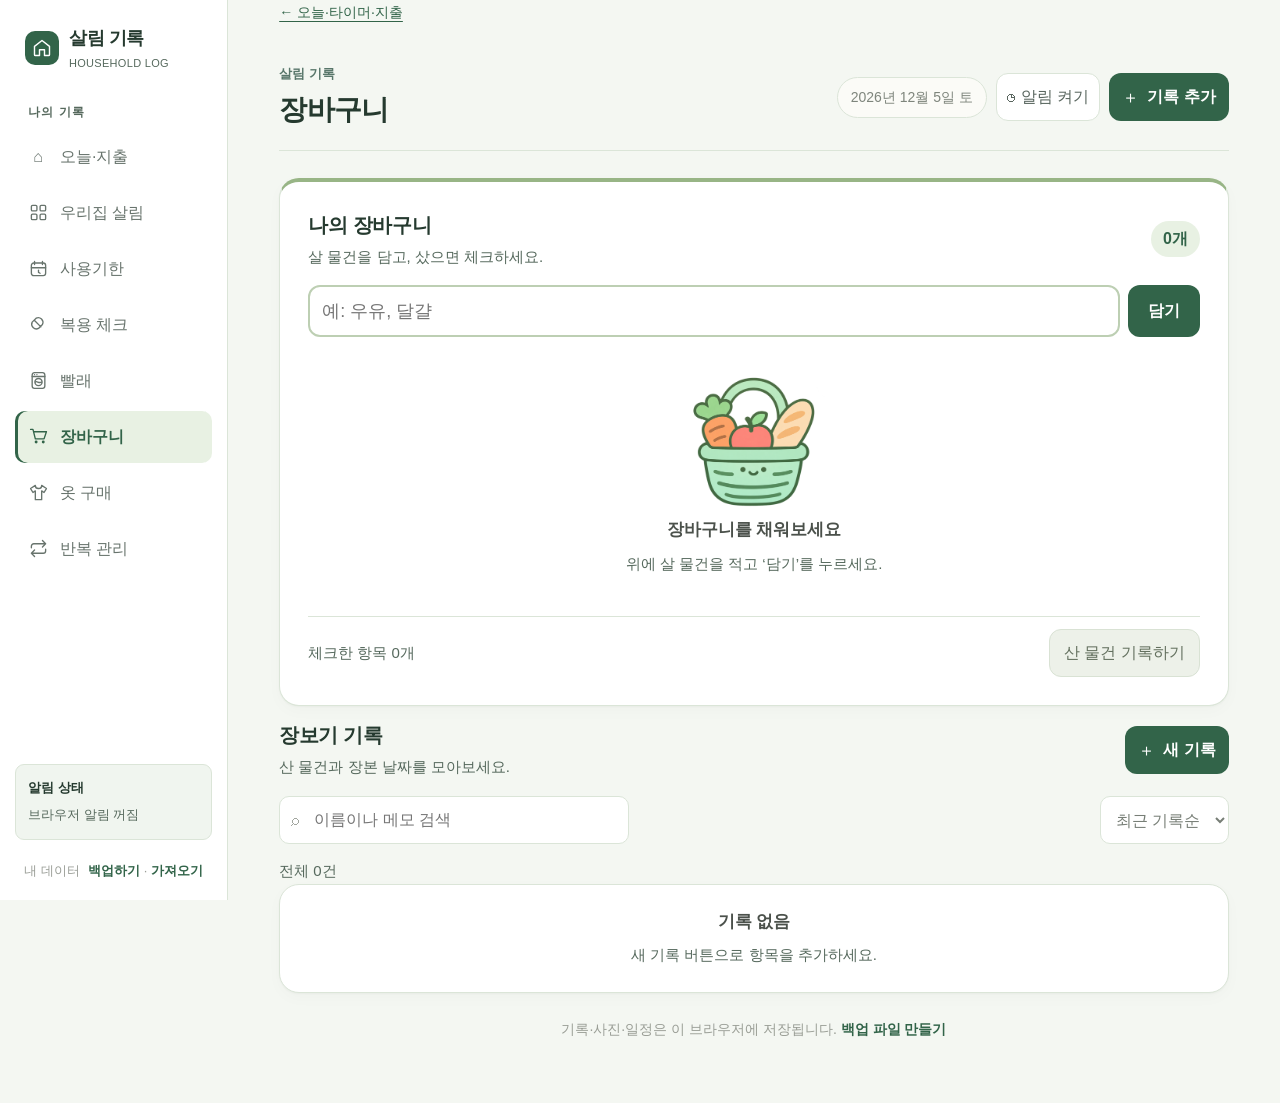
<file: household.html>
<!doctype html>
<html lang="ko">
<head>
  <meta charset="utf-8">
  <meta name="viewport" content="width=device-width, initial-scale=1">
  <meta name="theme-color" content="#f5f3ed">
  <meta name="description" content="빨래, 장보기, 반복 집안일, 복용 일정과 식품·화장품 사용기한을 관리하는 생활 기록 앱">
  <title>살림 관리 · 오늘 살림</title>
  <link rel="stylesheet" href="household.css?v=20261121-skip-main-1">
</head>
<body>
  <a class="skip-link" href="#householdMain">본문으로 바로가기</a>
  <svg class="icon-definitions" xmlns="http://www.w3.org/2000/svg" aria-hidden="true">
    <defs>
      <symbol id="icon-home" viewBox="0 0 24 24"><path d="m3 10 9-7 9 7v10a1 1 0 0 1-1 1h-5v-7H9v7H4a1 1 0 0 1-1-1Z"/></symbol>
      <symbol id="icon-overview" viewBox="0 0 24 24"><rect x="3" y="3" width="7" height="7" rx="1.5"/><rect x="14" y="3" width="7" height="7" rx="1.5"/><rect x="3" y="14" width="7" height="7" rx="1.5"/><rect x="14" y="14" width="7" height="7" rx="1.5"/></symbol>
      <symbol id="icon-expiry" viewBox="0 0 24 24"><rect x="3" y="5" width="18" height="16" rx="3"/><path d="M7 3v4m10-4v4M3 11h18m-9 3v3l2 1"/></symbol>
      <symbol id="icon-medications" viewBox="0 0 24 24"><path d="m9 4-5 5a6 6 0 0 0 8 8l5-5a6 6 0 0 0-8-8Zm-2 3 8 8"/></symbol>
      <symbol id="icon-laundry" viewBox="0 0 24 24"><rect x="4" y="2" width="16" height="20" rx="3"/><path d="M4 7h16M7 4.5h.01m3 0h.01"/><circle cx="12" cy="14" r="4.5"/><path d="M8 14c2-2 4 2 8 0"/></symbol>
      <symbol id="icon-shopping" viewBox="0 0 24 24"><path d="M2 3h3l3 12h11l3-9H6M9 19h.01M18 19h.01"/><circle cx="9" cy="19" r="1"/><circle cx="18" cy="19" r="1"/></symbol>
      <symbol id="icon-clothes" viewBox="0 0 24 24"><path d="m8 3-6 4 3 5 3-2v11h8V10l3 2 3-5-6-4a4 4 0 0 1-8 0Z"/></symbol>
      <symbol id="icon-routines" viewBox="0 0 24 24"><path d="m17 2 4 4-4 4M3 11V9a3 3 0 0 1 3-3h15M7 22l-4-4 4-4m14-1v2a3 3 0 0 1-3 3H3"/></symbol>
      <symbol id="icon-food" viewBox="0 0 24 24"><path d="M12 7c-7-5-12 3-7 12 2 4 5 1 7 1s5 3 7-1c5-9 0-17-7-12Zm0 0V5m0 0c0-3 3-3 5-3 0 3-2 4-5 3Z"/></symbol>
      <symbol id="icon-cosmetic" viewBox="0 0 24 24"><rect x="7" y="8" width="10" height="14" rx="2"/><path d="M9 8V4h6v4M12 4V2h6m-8 11h4"/></symbol>
      <symbol id="icon-check" viewBox="0 0 24 24"><rect x="3" y="3" width="18" height="18" rx="3"/><path d="m7 12 3 3 7-7"/></symbol>
    </defs>
  </svg>
  <div id="householdError" class="storage-warning" role="alert" hidden></div>
  <div class="app-shell">
    <aside class="sidebar" aria-label="주 메뉴">
      <div class="brand">
        <div class="brand-mark" aria-hidden="true"><svg class="ui-icon" aria-hidden="true" focusable="false"><use href="#icon-home"></use></svg></div>
        <div><div class="brand-name">살림 기록</div><div class="brand-sub">HOUSEHOLD LOG</div></div>
      </div>
      <div class="nav-label">나의 기록</div>
      <nav class="nav-list">
        <a class="nav-item" href="index.html"><span class="nav-icon" aria-hidden="true">⌂</span><span>오늘·지출</span></a>
        <button class="nav-item active" data-view="overview"><span class="nav-icon"><svg class="ui-icon" aria-hidden="true" focusable="false"><use href="#icon-overview"></use></svg></span><span>우리집 살림</span></button>
        <button class="nav-item" data-view="expiry"><span class="nav-icon"><svg class="ui-icon" aria-hidden="true" focusable="false"><use href="#icon-expiry"></use></svg></span><span>사용기한</span><span class="nav-count" id="navExpiryCount"></span></button>
        <button class="nav-item" data-view="medications"><span class="nav-icon"><svg class="ui-icon" aria-hidden="true" focusable="false"><use href="#icon-medications"></use></svg></span><span>복용 체크</span><span class="nav-count" id="navMedCount"></span></button>
        <button class="nav-item" data-view="laundry"><span class="nav-icon"><svg class="ui-icon" aria-hidden="true" focusable="false"><use href="#icon-laundry"></use></svg></span><span>빨래</span></button>
        <button class="nav-item" data-view="shopping"><span class="nav-icon"><svg class="ui-icon" aria-hidden="true" focusable="false"><use href="#icon-shopping"></use></svg></span><span>장바구니</span></button>
        <button class="nav-item" data-view="clothes"><span class="nav-icon"><svg class="ui-icon" aria-hidden="true" focusable="false"><use href="#icon-clothes"></use></svg></span><span>옷 구매</span></button>
        <button class="nav-item" data-view="routines"><span class="nav-icon"><svg class="ui-icon" aria-hidden="true" focusable="false"><use href="#icon-routines"></use></svg></span><span>반복 관리</span><span class="nav-count" id="navRoutineCount"></span></button>
      </nav>
      <div class="side-spacer"></div>
      <div class="side-note"><div class="side-note-title">알림 상태</div><p id="sideNotificationStatus">브라우저 알림 꺼짐</p></div>
      <div class="side-tools"><span>내 데이터</span><span><button class="text-button" id="exportButton">백업하기</button> · <button class="text-button" id="importButton">가져오기</button></span></div>
    </aside>

    <main class="main" id="householdMain" tabindex="-1">
      <a class="today-return" href="index.html">← 오늘·타이머·지출</a>
      <header class="topbar">
        <div><div class="eyebrow">살림 기록</div><h1 id="pageTitle">우리집 살림</h1></div>
        <div class="top-actions"><div class="date-chip" id="todayChip"></div><button class="notification-button" id="notificationButton" title="복용 시간과 사용기한 알림"><span>◷</span> 알림 켜기</button><button class="primary-button" id="openAdd"><span class="plus">＋</span> 기록 추가</button></div>
      </header>

      <section class="dashboard" id="dashboard">
        <div class="dashboard-summary"><div class="summary-copy"><span class="summary-date" id="dashboardToday"></span><h2>오늘 챙길 살림</h2><p id="dashboardSummaryText">복용 일정과 사용기한을 확인하세요.</p></div><img class="summary-basket" src="assets/salim-cute-basket-v1-web.png" alt="" width="240" height="220"></div>
        <section class="panel quick-panel">
          <div class="panel-heading"><div><h2 class="panel-title">무엇을 하실까요?</h2><p class="panel-caption">그림을 눌러 시작하세요.</p></div></div>
          <div class="quick-actions">
            <button class="quick-action category-card" data-open-view="shopping"><span class="category-art"><img src="assets/salim-cute-basket-v1-web.png" alt="" width="144" height="112"></span><span class="category-title">장바구니</span><span class="category-caption">살 물건 적기</span></button>
            <button class="quick-action category-card" data-add="laundry"><span class="category-art"><img src="assets/salim-cute-laundry-v1-web.png" alt="" width="144" height="112"></span><span class="category-title">빨래 기록</span><span class="category-caption">세탁 날짜 남기기</span></button>
            <button class="quick-action category-card" data-open-view="medications"><span class="category-art"><img src="assets/salim-cute-medicine-v1-web.png" alt="" width="144" height="112"></span><span class="category-title">복용 체크</span><span class="category-caption">오늘 복용 확인하기</span></button>
            <button class="quick-action category-card" data-open-view="expiry"><span class="category-art"><img src="assets/salim-cute-expiry-v1-web.png" alt="" width="144" height="112"></span><span class="category-title">사용기한</span><span class="category-caption">식품·화장품 기한</span></button>
            <button class="quick-action category-card" data-add="clothes"><span class="category-art"><img src="assets/salim-cute-clothes-v1-web.png" alt="" width="144" height="112"></span><span class="category-title">옷 구매</span><span class="category-caption">산 옷 기록하기</span></button>
            <button class="quick-action category-card" data-open-view="routines"><span class="category-art"><img src="assets/salim-cute-chores-v1-web.png" alt="" width="144" height="112"></span><span class="category-title">반복 집안일</span><span class="category-caption">청소·교체 일정</span></button>
          </div>
        </section>
        <div class="stat-grid">
          <article class="stat-card"><div class="stat-icon"><svg class="ui-icon" aria-hidden="true" focusable="false"><use href="#icon-laundry"></use></svg></div><div><div class="stat-label">이번 달 빨래</div><div class="stat-value"><span id="laundryStat">0</span><small>회 기록</small></div></div></article>
          <article class="stat-card"><div class="stat-icon"><svg class="ui-icon" aria-hidden="true" focusable="false"><use href="#icon-shopping"></use></svg></div><div><div class="stat-label">이번 달 장보기</div><div class="stat-value"><span id="shoppingStat">0</span><small>회 기록</small></div></div></article>
          <article class="stat-card"><div class="stat-icon"><svg class="ui-icon" aria-hidden="true" focusable="false"><use href="#icon-clothes"></use></svg></div><div><div class="stat-label">이번 달 새 옷</div><div class="stat-value"><span id="clothesStat">0</span><small>건 기록</small></div></div></article>
        </div>
        <section class="panel med-panel">
          <div class="panel-heading"><div><h2 class="panel-title">오늘 복용</h2><p class="panel-caption">등록한 시간에 복용 여부를 체크하세요</p></div><button class="link-button" data-open-view="medications">약 관리 →</button></div>
          <div class="med-dose-list" id="dashboardDoseList"></div>
        </section>
        <section class="panel routine-preview-panel">
          <div class="panel-heading"><div><h2 class="panel-title">반복 일정</h2><p class="panel-caption">주기적으로 챙길 집안일</p></div><button class="link-button" data-open-view="routines">관리 →</button></div>
          <div class="routine-preview-list" id="dashboardRoutineList"></div>
        </section>
        <div class="content-grid">
          <section class="panel">
            <div class="panel-heading"><div><h2 class="panel-title">기한 임박</h2><p class="panel-caption">60일 이내 사용기한</p></div><button class="link-button" data-open-view="expiry">전체 보기 →</button></div>
            <div class="alert-list" id="alertList"></div>
          </section>
          <section class="panel">
            <div class="panel-heading"><div><h2 class="panel-title">최근 기록</h2><p class="panel-caption">최근 입력한 항목</p></div><button class="link-button" data-open-view="all">모두 보기 →</button></div>
            <div class="activity-list" id="activityList"></div>
          </section>
        </div>

      </section>

      <section class="list-section" id="listSection">
        <section class="panel shopping-list-panel" id="shoppingListPanel">
          <div class="panel-heading"><div><h2 class="panel-title">나의 장바구니</h2><p class="panel-caption">살 물건을 담고, 샀으면 체크하세요.</p></div><span class="shopping-count" id="shoppingCount">0개</span></div>
          <div class="shopping-entry"><input id="shoppingItemInput" type="text" maxlength="100" placeholder="예: 우유, 달걀" aria-label="장보기 품목"><button class="primary-button" id="addShoppingItem" type="button">담기</button></div>
          <div class="shopping-items" id="shoppingItems"></div>
          <div class="shopping-list-footer"><span id="shoppingCheckedCount">체크한 항목 0개</span><button class="secondary-button" id="saveShoppingPurchase" type="button" disabled>산 물건 기록하기</button></div>
        </section>
        <div class="panel-heading"><div><h2 class="panel-title" id="listTitle">기록</h2><p class="panel-caption" id="listCaption"></p></div><button class="primary-button" id="listAdd"><span class="plus">＋</span> 새 기록</button></div>
        <div class="list-toolbar"><div class="search-wrap"><span>⌕</span><input class="search-input" type="search" id="searchInput" placeholder="이름이나 메모 검색" aria-label="기록 검색"></div><select class="sort-select" id="sortSelect" aria-label="정렬"><option value="newest">최근 기록순</option><option value="oldest">오래된 순</option></select></div>

        <p class="panel-caption" id="searchResultCount" role="status" aria-live="polite" aria-atomic="true"></p>
        <div class="record-list" id="recordList"></div>
        <div class="storage-note">기록·사진·일정은 이 브라우저에 저장됩니다. <button class="text-button" id="backupInline">백업 파일 만들기</button></div>
      </section>

      <section class="med-section" id="medSection">
        <div class="panel-heading"><div><h2 class="panel-title">복용 체크</h2><p class="panel-caption">약과 복용 시간을 등록하고 오늘 복용을 기록합니다.</p></div><button class="primary-button" id="addMedication"><span class="plus">＋</span> 약 추가</button></div>
        <div class="med-layout">
          <section class="panel"><div class="panel-heading"><div><h2 class="panel-title">오늘 복용 일정</h2><p class="panel-caption" id="medTodayCaption"></p></div></div><div class="med-dose-list" id="medDoseList"></div></section>
          <section class="panel"><div class="panel-heading"><div><h2 class="panel-title">등록된 약</h2><p class="panel-caption">약 이름, 시간, 요일</p></div></div><div class="med-list" id="medList"></div><p class="med-disclaimer">복용 여부 기록용입니다. 복용량·복용법은 처방 및 제품 설명을 따르세요.</p></section>
        </div>
      </section>
      <section class="routine-section" id="routineSection">
        <div class="panel-heading"><div><h2 class="panel-title">반복 관리</h2><p class="panel-caption">정기적으로 챙길 집안일을 등록하고 다음 일정을 관리합니다.</p></div><button class="secondary-button" id="exportCalendar" type="button">캘린더 내보내기</button></div>
        <section class="panel routine-form-panel">
          <div class="routine-form-heading"><div><h2 class="panel-title">일정 추가</h2><p class="panel-caption">세탁조 청소, 필터 교체, 침구 세탁 등을 등록하세요.</p></div></div>
          <form class="routine-form" id="routineForm">
            <div class="field"><label for="routineName">할 일</label><input id="routineName" name="name" required maxlength="80" placeholder="예: 정수기 필터 교체"></div>
            <div class="field"><label for="routineNextDate">다음 날짜</label><input id="routineNextDate" name="nextDate" type="date" required></div>
            <div class="field"><label for="routineCadence">반복 주기</label><select id="routineCadence" name="cadence"><option value="P7D">매주</option><option value="P14D">2주마다</option><option value="P1M" selected>매월</option><option value="P3M">3개월마다</option><option value="P6M">6개월마다</option><option value="P1Y">매년</option></select></div>
            <button class="primary-button" id="routineSubmitButton" type="submit"><span class="plus">＋</span> 일정 등록</button>
          </form>
        </section>
        <section class="panel routine-list-panel"><div class="panel-heading"><div><h2 class="panel-title">등록한 일정</h2><p class="panel-caption">완료하면 선택한 주기만큼 다음 날짜가 자동으로 바뀝니다.</p></div></div><div class="routine-list" id="routineList"></div></section>
        <p class="calendar-note">캘린더 내보내기는 반복 일정을 .ics 파일로 저장합니다. 파일을 Google Calendar 또는 Apple 캘린더에 가져오면 기기 캘린더 알림을 사용할 수 있어요.</p>
      </section>
      <div class="mobile-data-tools" aria-label="데이터 관리"><button class="text-button" id="mobileExportButton">전체 백업</button><button class="text-button" id="mobileImportButton">백업 가져오기</button></div>
    </main>
  </div>

  <div class="modal-backdrop" id="modalBackdrop" role="dialog" aria-modal="true" aria-labelledby="modalTitle">
    <div class="modal">
      <div class="modal-head"><div><h2 id="modalTitle">새 기록</h2><p>입력한 정보는 이 브라우저에 저장됩니다.</p></div><button class="close-button" id="closeModal" aria-label="닫기">×</button></div>
      <div class="type-tabs" id="typeTabs">
        <button class="type-tab active" data-type="laundry"><span>◌</span>빨래</button>
        <button class="type-tab" data-type="shopping"><span>⌑</span>장보기</button>
        <button class="type-tab" data-type="clothes"><span>♧</span>옷 구매</button>
        <button class="type-tab" data-type="food"><span>◉</span>식품</button>
        <button class="type-tab" data-type="cosmetic"><span>✿</span>화장품</button>
      </div>
      <form id="recordForm">
        <div class="form-body"><div class="form-grid" id="formFields"></div><div class="calc-preview" id="calcPreview" hidden></div></div>
        <div class="form-footer"><button type="button" class="secondary-button" id="cancelModal">취소</button><button type="submit" class="primary-button">기록 저장</button></div>
      </form>
    </div>
  </div>
  <div class="modal-backdrop" id="medModalBackdrop" role="dialog" aria-modal="true" aria-labelledby="medModalTitle">
    <div class="modal">
      <div class="modal-head"><div><h2 id="medModalTitle">약 추가</h2><p>이름과 복용 일정만 입력하면 됩니다.</p></div><button class="close-button" id="closeMedModal" aria-label="닫기">×</button></div>
      <form id="medForm">
        <div class="form-body"><div class="form-grid">
          <div class="field full"><label for="medName">약 이름</label><input id="medName" name="name" required maxlength="80" placeholder="예: 비타민 D"></div>
          <div class="field full"><label for="medDose">복용량 <span class="hint">선택</span></label><input id="medDose" name="dose" maxlength="40" placeholder="예: 1정, 5ml"></div>
          <div class="field full"><label class="scheduled-option"><input id="medScheduled" type="checkbox" checked>정한 시간에 표시</label></div>
          <div class="field full" id="medScheduleFields"><label>복용 시간</label><div id="medTimes"></div><button class="secondary-button" type="button" id="addMedTime">＋ 시간 추가</button></div>
          <div class="field full"><label>복용 요일</label><div class="day-picker" id="dayPicker"></div></div>
          <div class="field"><label for="medStartDate">시작일 <span class="hint">선택</span></label><input id="medStartDate" name="startDate" type="date"></div>
          <div class="field"><label for="medEndDate">종료일 <span class="hint">선택</span></label><input id="medEndDate" name="endDate" type="date"></div>
        </div><p class="med-disclaimer">알림은 이 앱이 열려 있고 브라우저 알림을 허용한 동안 전송됩니다. 체크가 없다는 이유로 복용하지 않았다고 판단하지 않습니다.</p></div>
        <div class="form-footer"><button type="button" class="secondary-button" id="cancelMedModal">취소</button><button type="submit" class="primary-button" id="saveMedicationButton">약 저장</button></div>
      </form>
    </div>
  </div>
  <div class="photo-viewer" id="photoViewer"><button type="button" id="closePhotoViewer" aria-label="사진 닫기">×</button><img id="photoViewerImage" alt="첨부 사진 크게 보기"></div>
  <input type="file" id="importFile" accept="application/json,.json">
  <div class="toast" id="toast" role="status" aria-live="polite"></div>

  <script src="care-core.js?v=20261120-quick-care-1"></script>
  <script src="household-bridge.js?v=20261121-restore-1"></script>
  <script src="household.js?v=20261121-skip-main-1"></script>
</body>
</html>
</file>
<file: household.css>
:root {
      color-scheme: light;
      --bg: #f3f5f4;
      --paper: #ffffff;
      --paper-2: #f7f8f7;
      --ink: #222a27;
      --muted: #69766f;
      --line: #dce3df;
      --green: #2f6652;
      --green-2: #56796a;
      --green-pale: #e8f0ec;
      --coral: #b9614b;
      --coral-pale: #f8eae6;
      --gold: #99722e;
      --gold-pale: #f4f0e4;
      --shadow: 0 1px 3px rgba(30, 47, 38, .05), 0 4px 14px rgba(30, 47, 38, .025);
      --radius: 12px;
      font-family: -apple-system, BlinkMacSystemFont, "Apple SD Gothic Neo", "Noto Sans KR", "Malgun Gothic", sans-serif;
    }
    * { box-sizing: border-box; }
    body { margin: 0; min-width: 320px; background: var(--bg); color: var(--ink); }
    button, input, select, textarea { font: inherit; }
    button { cursor: pointer; }
    .app-shell { min-height: 100vh; }
    .sidebar {
      position: fixed; inset: 0 auto 0 0; z-index: 5; display: flex; flex-direction: column;
      width: 220px; padding: 24px 14px 16px; background: var(--paper); border-right: 1px solid var(--line);
    }
    .brand { display: flex; align-items: center; gap: 10px; padding: 0 10px; margin: 0 0 34px; }
    .brand-mark { display: grid; place-items: center; width: 34px; height: 34px; border-radius: 9px; background: var(--green); color: #fff; font-size: 17px; }
    .brand-name { font-size: 15px; font-weight: 750; letter-spacing: -.4px; }
    .brand-sub { margin-top: 3px; font-size: 9px; color: var(--muted); letter-spacing: .3px; }
    .nav-label { padding: 0 13px; margin: 0 0 10px; color: #a1a59e; font-size: 10px; font-weight: 700; letter-spacing: 1.1px; }
    .nav-list { display: grid; gap: 5px; }
    .nav-item { width: 100%; display: flex; align-items: center; gap: 12px; padding: 10px 12px; border: 0; border-radius: 8px; background: transparent; color: #68746d; text-align: left; font-size: 12px; transition: background .15s, color .15s; }
    .nav-item:hover { background: #f5f5ef; color: var(--ink); }
    .nav-item.active { background: var(--green-pale); color: var(--green); font-weight: 700; box-shadow: inset 2px 0 var(--green); }
    .nav-icon { width: 18px; font-size: 16px; text-align: center; }
    .nav-count { margin-left: auto; color: #9da39a; font-size: 11px; }
    .side-spacer { flex: 1; }
    .side-note { padding: 13px 12px; border-radius: 9px; background: var(--paper-2); border: 1px solid var(--line); }
    .side-note-title { margin-bottom: 7px; font-size: 11px; font-weight: 700; }
    .side-note p { margin: 0; color: var(--muted); font-size: 10px; line-height: 1.65; }
    .side-tools { display: flex; justify-content: space-between; align-items: center; padding: 18px 9px 0; color: #9a9e97; font-size: 10px; }
    .text-button { border: 0; padding: 3px 0; background: transparent; color: var(--green); font-size: 10px; font-weight: 700; }
    .main { max-width: 1480px; min-height: 100vh; margin-left: 220px; padding: 0 42px 56px; }
    .topbar { display: flex; justify-content: space-between; align-items: center; padding: 25px 0 22px; }
    .eyebrow { color: var(--green-2); font-size: 10px; font-weight: 700; letter-spacing: .3px; }
    h1 { margin: 5px 0 0; font-size: 21px; letter-spacing: -.55px; font-weight: 750; }
    .top-actions { display: flex; align-items: center; gap: 9px; }
    .date-chip { padding: 9px 13px; border: 1px solid var(--line); border-radius: 99px; color: #7e857c; background: rgba(255,254,250,.65); font-size: 11px; }
    .primary-button { display: inline-flex; align-items: center; justify-content: center; gap: 8px; min-height: 38px; padding: 0 13px; border: 0; border-radius: 8px; background: var(--green); color: #fff; font-size: 11px; font-weight: 700; box-shadow: none; transition: background .15s; }
    .primary-button:hover { transform: translateY(-1px); background: #344a3b; }
    .plus { font-size: 17px; line-height: 1; font-weight: 400; }
    .dashboard { display: block; }
    .stat-grid { display: grid; grid-template-columns: repeat(3, 1fr); gap: 14px; margin: 19px 0; }
    .stat-card { display: flex; align-items: center; min-height: 82px; padding: 14px 16px; border: 1px solid var(--line); border-radius: 10px; background: var(--paper); box-shadow: var(--shadow); }
    .stat-icon { display: grid; place-items: center; flex: 0 0 36px; width: 36px; height: 36px; margin-right: 12px; border-radius: 9px; background: var(--green-pale); color: var(--green); font-size: 16px; }
    .stat-card:nth-child(2) .stat-icon { background: var(--gold-pale); color: var(--gold); }
    .stat-card:nth-child(3) .stat-icon { background: var(--coral-pale); color: var(--coral); }
    .stat-label { color: var(--muted); font-size: 10px; }
    .stat-value { margin-top: 5px; font-size: 19px; font-weight: 750; letter-spacing: -.5px; }
    .stat-value small { margin-left: 4px; color: #969c93; font-size: 10px; font-weight: 500; }
    .content-grid { display: grid; grid-template-columns: minmax(0, 1.5fr) minmax(265px, .9fr); gap: 17px; }
    .panel { min-width: 0; padding: 18px 18px; border: 1px solid var(--line); border-radius: 11px; background: var(--paper); box-shadow: var(--shadow); }
    .panel-heading { display: flex; justify-content: space-between; align-items: flex-start; margin-bottom: 17px; }
    .panel-title { margin: 0; font-size: 14px; font-weight: 750; letter-spacing: -.35px; }
    .panel-caption { margin: 5px 0 0; color: var(--muted); font-size: 10px; }
    .link-button { border: 0; background: transparent; color: var(--green); font-size: 10px; font-weight: 700; }
    .alert-list { display: grid; gap: 9px; }
    .alert-row { display: flex; align-items: center; min-height: 61px; padding: 10px 12px; border-radius: 12px; background: #faf9f4; }
    .alert-row.urgent { background: #fbf0eb; }
    .alert-symbol { display: grid; place-items: center; flex: 0 0 36px; width: 36px; height: 36px; margin-right: 11px; border-radius: 12px; background: #eff1eb; font-size: 15px; }
    .alert-row.urgent .alert-symbol { background: #f5ded5; }
    .alert-meta { min-width: 0; flex: 1; }
    .alert-name { overflow: hidden; color: #3b413b; font-size: 11px; font-weight: 700; text-overflow: ellipsis; white-space: nowrap; }
    .alert-date { margin-top: 4px; color: var(--muted); font-size: 9px; }
    .deadline { flex: 0 0 auto; margin-left: 9px; padding: 6px 8px; border-radius: 8px; background: var(--green-pale); color: var(--green); font-size: 9px; font-weight: 750; white-space: nowrap; }
    .deadline.urgent { background: #f4ddd4; color: #a25740; }
    .deadline.past { background: #eeeae5; color: #7b7069; }
    .empty-state { display: grid; justify-items: center; gap: 8px; padding: 23px 12px 20px; color: var(--muted); text-align: center; }
    .empty-state strong { color: #4b514b; font-size: 11px; }
    .empty-state span { font-size: 10px; line-height: 1.6; }
    .activity-empty { grid-template-columns: minmax(0,1fr) 128px; align-items: center; justify-items: stretch; gap: 14px; min-height: 118px; padding: 6px 6px 6px 2px; text-align: left; }
    .activity-empty-copy { display: grid; gap: 7px; }
    .activity-empty img { display: block; width: 128px; max-width: 100%; height: auto; object-fit: contain; }
    .dose-empty, .alert-empty { align-items: center; justify-items: stretch; gap: 12px; padding: 6px 4px; text-align: left; }
    .dose-empty { grid-template-columns: minmax(0,1fr) 150px; min-height: 132px; }
    .alert-empty { grid-template-columns: minmax(0,1fr) 112px; min-height: 110px; gap: 8px; padding-right: 2px; }
    .dose-empty-copy, .alert-empty-copy { display: grid; gap: 7px; }
    .dose-empty img, .alert-empty img { display: block; max-width: 100%; height: auto; object-fit: contain; }
    .dose-empty img { width: 150px; }
    .alert-empty img { width: 112px; }
    .activity-list { display: grid; }
    .activity-row { display: flex; align-items: center; min-height: 58px; border-top: 1px solid #f0efe8; }
    .activity-row:first-child { border-top: 0; }
    .activity-icon { display: grid; place-items: center; flex: 0 0 34px; width: 34px; height: 34px; margin-right: 11px; border-radius: 11px; background: #f1f2ec; font-size: 14px; }
    .activity-main { min-width: 0; flex: 1; }
    .activity-name { overflow: hidden; font-size: 11px; font-weight: 700; text-overflow: ellipsis; white-space: nowrap; }
    .activity-sub { margin-top: 4px; color: var(--muted); font-size: 9px; }
    .activity-kind { margin-left: 8px; color: #92988f; font-size: 9px; white-space: nowrap; }
    .quick-panel { margin-top: 17px; padding: 18px 21px; }
    .quick-actions { display: grid; grid-template-columns: repeat(5, 1fr); gap: 9px; }
    .quick-action { display: flex; align-items: center; gap: 9px; min-height: 48px; padding: 8px 11px; border: 1px solid var(--line); border-radius: 12px; background: #fffefa; color: #565d55; text-align: left; font-size: 10px; transition: border .15s, background .15s; }
    .quick-action:hover { border-color: #bcc9bc; background: #f8faf6; }
    .quick-action span:first-child { font-size: 16px; }
    .list-section { display: none; }
    .list-section.visible { display: block; }
    .list-toolbar { display: flex; justify-content: space-between; align-items: center; gap: 12px; margin: 18px 0 13px; }
    .search-wrap { position: relative; flex: 1; max-width: 350px; }
    .search-wrap span { position: absolute; top: 50%; left: 12px; color: #a2a69f; transform: translateY(-50%); }
    .search-input { width: 100%; height: 39px; padding: 0 12px 0 34px; border: 1px solid var(--line); border-radius: 10px; outline: none; background: var(--paper); color: var(--ink); font-size: 11px; }
    .search-input:focus { border-color: #9cab9c; box-shadow: 0 0 0 3px rgba(65,91,73,.08); }
    .sort-select { height: 39px; padding: 0 11px; border: 1px solid var(--line); border-radius: 10px; background: var(--paper); color: #777e76; font-size: 10px; }
    .record-list { display: grid; gap: 9px; }
    .record-card { display: flex; align-items: center; gap: 11px; padding: 12px 13px; border: 1px solid var(--line); border-radius: 9px; background: var(--paper); box-shadow: var(--shadow); }
    .record-icon { display: grid; place-items: center; flex: 0 0 41px; height: 41px; border-radius: 13px; background: var(--green-pale); font-size: 18px; }
    .record-copy { min-width: 0; flex: 1; }
    .record-title { overflow: hidden; font-size: 12px; font-weight: 700; text-overflow: ellipsis; white-space: nowrap; }
    .record-detail { display: flex; flex-wrap: wrap; gap: 7px; margin-top: 5px; color: var(--muted); font-size: 9px; }
    .record-right { flex: 0 0 auto; display: flex; align-items: center; gap: 12px; }
    .record-deadline { color: var(--green); font-size: 10px; font-weight: 750; text-align: right; }
    .record-deadline small { display: block; margin-bottom: 3px; color: #9ba097; font-size: 8px; font-weight: 500; }
    .delete-button, .edit-button { display: grid; place-items: center; width: 28px; height: 28px; border: 0; border-radius: 7px; background: transparent; color: #77827b; font-size: 13px; }
    .delete-button:hover { background: #f7e9e4; color: #a25740; }
    .edit-button:hover { background: var(--green-pale); color: var(--green); }
    .storage-note { margin-top: 23px; color: #9a9e96; font-size: 9px; text-align: center; }
    .storage-note button { color: var(--green); font-size: inherit; }
    .modal-backdrop { position: fixed; inset: 0; z-index: 20; display: none; align-items: center; justify-content: center; padding: 20px; background: rgba(30,37,31,.38); backdrop-filter: blur(3px); }
    .modal-backdrop.open { display: flex; }
    .modal { width: min(100%, 520px); max-height: min(88vh, 760px); overflow: auto; border-radius: 20px; background: var(--paper); box-shadow: 0 24px 70px rgba(20,30,22,.23); }
    .modal-head { display: flex; justify-content: space-between; align-items: flex-start; padding: 23px 25px 16px; border-bottom: 1px solid var(--line); }
    .modal-head h2 { margin: 0; font-size: 17px; letter-spacing: -.5px; }
    .modal-head p { margin: 6px 0 0; color: var(--muted); font-size: 10px; }
    .close-button { display: grid; place-items: center; width: 31px; height: 31px; border: 0; border-radius: 9px; background: #f3f2ec; color: #747b73; font-size: 18px; }
    .type-tabs { display: grid; grid-template-columns: repeat(5,1fr); gap: 6px; padding: 15px 23px 0; }
    .type-tab { min-height: 49px; padding: 6px 3px; border: 1px solid var(--line); border-radius: 10px; background: #fff; color: #8a9088; font-size: 9px; }
    .type-tab span { display: block; margin-bottom: 3px; font-size: 15px; }
    .type-tab.active { border-color: #b7c4b7; background: #eff3ed; color: var(--green); font-weight: 750; }
    .form-body { padding: 19px 25px 8px; }
    .form-grid { display: grid; grid-template-columns: 1fr 1fr; gap: 13px 12px; }
    .field { min-width: 0; }
    .field.full { grid-column: 1 / -1; }
    .field label { display: block; margin: 0 0 6px; color: #5e655d; font-size: 10px; font-weight: 700; }
    .field .hint { margin-left: 4px; color: #a0a59d; font-size: 9px; font-weight: 400; }
    .field input, .field select, .field textarea { width: 100%; min-height: 39px; padding: 9px 10px; border: 1px solid var(--line); border-radius: 9px; outline: none; background: #fff; color: #333a34; font-size: 11px; }
    .field textarea { min-height: 67px; resize: vertical; }
    .field input:focus, .field select:focus, .field textarea:focus { border-color: #9cab9c; box-shadow: 0 0 0 3px rgba(65,91,73,.08); }
    .calc-preview { display: flex; align-items: center; gap: 10px; margin-top: 14px; padding: 11px 12px; border-radius: 11px; background: #f0f3ed; color: var(--green); font-size: 10px; line-height: 1.55; }
    .calc-preview b { font-size: 12px; }
    .form-footer { display: flex; justify-content: flex-end; gap: 8px; padding: 13px 25px 22px; }
    .secondary-button { min-height: 39px; padding: 0 14px; border: 1px solid var(--line); border-radius: 10px; background: transparent; color: #70776e; font-size: 11px; }
    .toast { position: fixed; z-index: 30; bottom: 25px; left: 50%; padding: 11px 16px; border-radius: 11px; background: #29362c; color: #fff; font-size: 11px; box-shadow: 0 8px 24px rgba(0,0,0,.2); opacity: 0; pointer-events: none; transform: translate(-50%, 10px); transition: all .2s; }
    .toast.show { opacity: 1; transform: translate(-50%, 0); }
    #importFile { display: none; }
    .notification-button { display: inline-flex; align-items: center; gap: 6px; min-height: 36px; padding: 0 10px; border: 1px solid var(--line); border-radius: 8px; background: var(--paper); color: #59665f; font-size: 10px; }
    .notification-button.enabled { border-color: #c5d8cd; background: #edf4f0; color: var(--green); }
    .dashboard-summary { display: flex; align-items: center; justify-content: space-between; gap: 12px; margin: 0 0 14px; padding: 12px 15px; border: 1px solid var(--line); border-radius: 9px; background: var(--paper); color: #59665f; font-size: 11px; }
    .dashboard-summary strong { color: var(--ink); }
    .dashboard-summary small { color: var(--muted); font-size: 10px; }
    .med-panel { margin-bottom: 14px; }
    .med-dose-list { display: grid; gap: 7px; }
    .med-dose-row { display: flex; align-items: center; gap: 10px; min-height: 49px; padding: 8px 10px; border: 1px solid #e7ebe8; border-radius: 8px; background: #fbfcfb; }
    .med-dose-time { flex: 0 0 45px; color: #4c5d54; font-size: 11px; font-weight: 700; }
    .med-dose-copy { min-width: 0; flex: 1; }
    .med-dose-name { overflow: hidden; color: #2c3731; font-size: 11px; font-weight: 700; text-overflow: ellipsis; white-space: nowrap; }
    .med-dose-meta { margin-top: 3px; color: var(--muted); font-size: 9px; }
    .dose-status { padding: 4px 7px; border-radius: 6px; background: #f4eee1; color: #876b31; font-size: 9px; font-weight: 700; white-space: nowrap; }
    .dose-status.done { background: #e6f0eb; color: var(--green); }
    .dose-status.late { background: #f8eae6; color: #a34f3c; }
    .dose-button { min-width: 72px; min-height: 30px; padding: 0 9px; border: 1px solid #cbd8d0; border-radius: 7px; background: #fff; color: var(--green); font-size: 9px; font-weight: 700; }
    .dose-button.done { border-color: #d8e4dd; background: #eaf2ed; }
    .med-list { display: grid; gap: 8px; }
    .med-card { display: flex; align-items: center; gap: 12px; padding: 12px 13px; border: 1px solid var(--line); border-radius: 9px; background: var(--paper); }
    .med-card-main { min-width: 0; flex: 1; }
    .med-card-name { font-size: 12px; font-weight: 700; }
    .med-card-info { margin-top: 4px; color: var(--muted); font-size: 9px; line-height: 1.6; }
    .med-card-actions { display: flex; gap: 3px; }
    .med-time-row { display: flex; align-items: center; gap: 7px; margin-bottom: 7px; }
    .med-time-row input { flex: 1; }
    .remove-time { width: 30px; height: 30px; border: 1px solid var(--line); border-radius: 7px; background: #fff; color: #68746d; }
    .day-picker { display: flex; flex-wrap: wrap; gap: 5px; }
    .day-option { position: relative; }
    .day-option input { position: absolute; opacity: 0; }
    .day-option span { display: grid; place-items: center; width: 34px; height: 31px; border: 1px solid var(--line); border-radius: 7px; color: #758079; font-size: 9px; cursor: pointer; }
    .day-option input:focus-visible + span { outline: 3px solid var(--green); outline-offset: 2px; }
    .day-option input:checked + span { border-color: #b7cbbf; background: #eaf2ed; color: var(--green); font-weight: 700; }
    .photo-preview { display: flex; align-items: center; gap: 9px; margin-top: 8px; color: var(--muted); font-size: 9px; }
    .photo-preview img { width: 58px; height: 58px; border: 1px solid var(--line); border-radius: 7px; object-fit: cover; }
    .record-photo { display: grid; place-items: center; flex: 0 0 42px; width: 42px; height: 42px; overflow: hidden; border: 0; border-radius: 8px; background: #f0f3f1; color: var(--green); font-size: 17px; }
    .record-photo img { width: 100%; height: 100%; object-fit: cover; }
    .photo-viewer { position: fixed; inset: 0; z-index: 40; display: none; align-items: center; justify-content: center; padding: 24px; background: rgba(15,22,18,.85); }
    .photo-viewer.open { display: flex; }
    .photo-viewer img { max-width: min(92vw, 900px); max-height: 86vh; border-radius: 8px; object-fit: contain; }
    .photo-viewer button { position: absolute; top: 20px; right: 22px; width: 38px; height: 38px; border: 1px solid rgba(255,255,255,.35); border-radius: 8px; background: rgba(255,255,255,.1); color: #fff; font-size: 22px; }
    .med-disclaimer { margin: 9px 0 0; color: var(--muted); font-size: 9px; line-height: 1.6; }
    .med-section { display: none; }
    .med-section.visible { display: block; }
    .med-layout { display: grid; grid-template-columns: minmax(0,1fr) minmax(0,1fr); gap: 13px; }
    @media (max-width: 1080px) {
      .main { padding-right: 28px; padding-left: 28px; }
      .content-grid { grid-template-columns: minmax(0, 1.3fr) minmax(235px, .9fr); }
      .quick-actions { grid-template-columns: repeat(3, 1fr); }
      .med-layout { grid-template-columns: 1fr; }
    }
    @media (max-width: 820px) {
      .sidebar { inset: auto 0 0; width: 100%; height: 67px; padding: 6px 10px max(6px, env(safe-area-inset-bottom)); border-top: 1px solid var(--line); border-right: 0; }
      .brand, .nav-label, .side-spacer, .side-note, .side-tools { display: none; }
      .nav-list { display: flex; justify-content: space-around; gap: 1px; width: 100%; }
      .nav-item { flex: 1; display: flex; flex-direction: column; justify-content: center; gap: 3px; min-width: 0; padding: 5px 2px; border-radius: 7px; text-align: center; font-size: 7px; }
      .nav-item.active { box-shadow: inset 0 2px var(--green); }
      .nav-icon { width: auto; font-size: 16px; }
      .nav-count { display: none; }
      .main { margin-left: 0; padding: 0 22px 88px; }
      .topbar { padding-top: 21px; }
    }
    @media (max-width: 640px) {
      .main { padding-right: 15px; padding-left: 15px; }
      .topbar { align-items: flex-start; padding-bottom: 18px; }
      h1 { font-size: 20px; }
      .date-chip { display: none; }
      .primary-button { min-height: 38px; padding: 0 12px; font-size: 10px; }
      .notification-button { width: 37px; min-width: 37px; justify-content: center; padding: 0; overflow: hidden; white-space: nowrap; font-size: 0; }
      .notification-button span { font-size: 14px; }
      .stat-grid { gap: 8px; margin: 12px 0; }
      .stat-card { display: flex; min-height: 82px; padding: 11px 8px; border-radius: 10px; }
      .stat-icon { flex-basis: 29px; width: 29px; height: 29px; margin: 0 7px 0 0; border-radius: 8px; font-size: 14px; }
      .stat-label { font-size: 8px; }
      .stat-value { font-size: 16px; }
      .stat-value small { font-size: 8px; }
      .content-grid { grid-template-columns: 1fr; gap: 11px; }
      .panel { padding: 15px 13px; border-radius: 10px; }
      .panel-title { font-size: 13px; }
      .activity-empty { grid-template-columns: minmax(0,1fr) 104px; min-height: 104px; gap: 6px; padding-right: 2px; }
      .activity-empty img { width: 104px; }
      .dose-empty { grid-template-columns: minmax(0,1fr) 112px; min-height: 104px; gap: 6px; padding: 4px 1px; }
      .dose-empty img { width: 112px; }
      .alert-empty { grid-template-columns: minmax(0,1fr) 104px; min-height: 98px; gap: 5px; padding: 3px 1px; }
      .alert-empty img { width: 104px; }
      .quick-panel { margin-top: 11px; padding: 15px; }
      .quick-actions { grid-template-columns: repeat(2, 1fr); }
      .quick-action { min-height: 43px; padding: 7px 9px; font-size: 9px; }
      .list-toolbar { align-items: stretch; }
      .sort-select { max-width: 100px; }
      .record-card { gap: 9px; padding: 11px; }
      .record-right { gap: 5px; }
      .record-deadline { font-size: 9px; }
      .record-icon { flex-basis: 35px; height: 35px; font-size: 15px; }
      .modal-backdrop { padding: 10px; align-items: flex-end; }
      .modal { max-height: 92vh; border-radius: 19px 19px 12px 12px; }
      .modal-head { padding: 18px 18px 13px; }
      .type-tabs { padding: 12px 14px 0; gap: 4px; }
      .type-tab { font-size: 8px; }
      .form-body { padding: 17px 18px 5px; }
      .form-footer { padding: 11px 18px 18px; }
    }
    @media (max-width: 380px) {
      .stat-card { padding: 10px 8px; }
      .stat-label { letter-spacing: -.2px; }
      .type-tab { font-size: 7px; }
    }
    /* Final layout pass: give the dashboard a clear reading order and roomier controls. */
    :root {
      --bg: #f4f6f5;
      --paper-2: #f7f9f8;
      --ink: #202925;
      --muted: #66736c;
      --line: #e1e7e3;
      --green: #315f4e;
      --green-2: #58766a;
      --green-pale: #eaf1ed;
      --shadow: 0 1px 2px rgba(27, 43, 34, .035), 0 5px 16px rgba(27, 43, 34, .025);
    }
    body { line-height: 1.5; }
    button:focus-visible, input:focus-visible, select:focus-visible, textarea:focus-visible { outline: 3px solid rgba(49,95,78,.22); outline-offset: 2px; }
    .sidebar { width: 228px; padding: 25px 15px 17px; }
    .brand { margin-bottom: 31px; }
    .brand-mark { border-radius: 10px; }
    .nav-list { gap: 4px; }
    .nav-item { min-height: 46px; padding: 11px 13px; border-radius: 10px; font-size: 14px; }
    .nav-item.active { box-shadow: inset 3px 0 var(--green); }
    .main { max-width: 1420px; margin-left: 228px; padding: 0 clamp(26px, 4vw, 58px) 60px; }
    .topbar { min-height: 96px; padding: 23px 0 19px; margin-bottom: 20px; border-bottom: 1px solid var(--line); }
    .eyebrow { font-size: 11px; letter-spacing: .15px; }
    h1 { font-size: 24px; letter-spacing: -.65px; }
    .date-chip { font-size: 12px; }
    .primary-button, .notification-button { min-height: 42px; font-size: 14px; }
    .dashboard {
      display: grid;
      grid-template-columns: minmax(0, 1.35fr) minmax(290px, .9fr);
      grid-template-areas: "summary summary" "stats stats" "med alerts" "routine recent" "quick quick";
      gap: 20px;
    }
    .dashboard-summary { grid-area: summary; min-height: 132px; margin: 0; padding: 24px 28px; border: 0; border-radius: 16px; background: #315f4e; color: #fff; align-items: center; }
    .summary-label { color: #d4e5dc; font-size: 12px; font-weight: 600; }
    .summary-copy h2 { margin: 5px 0 7px; font-size: 24px; font-weight: 700; letter-spacing: -.7px; line-height: 1.35; }
    .summary-copy p { margin: 0; color: #e0ece5; font-size: 14px; line-height: 1.65; }
    .summary-date { flex-shrink: 0; padding: 8px 12px; border: 1px solid #749587; border-radius: 8px; color: #eef5f1; font-size: 12px; }
    .stat-grid { grid-area: stats; gap: 12px; margin: 0; }
    .stat-card { min-height: 108px; padding: 20px; border-radius: 14px; box-shadow: none; }
    .stat-icon { flex-basis: 46px; width: 46px; height: 46px; margin-right: 16px; border-radius: 13px; }
    .stat-label { font-size: 13px; }
    .stat-value { margin-top: 3px; font-size: 30px; line-height: 1.2; font-variant-numeric: tabular-nums; }
    .stat-value small { font-size: 12px; color: var(--muted); }
    .dashboard .content-grid { display: contents; }
    .dashboard .med-panel { grid-area: med; min-height: 100%; margin: 0; }
    .dashboard .routine-preview-panel { grid-area: routine; margin: 0; }
    .dashboard .content-grid > .panel:first-child { grid-area: alerts; }
    .dashboard .content-grid > .panel:nth-child(2) { grid-area: recent; }
    .panel { padding: 24px; border-radius: 14px; box-shadow: var(--shadow); }
    .panel-heading { align-items: center; margin-bottom: 16px; }
    .panel-title { font-size: 17px; }
    .panel-caption { font-size: 13px; line-height: 1.6; }
    .link-button { min-height: 36px; padding: 7px 0 7px 10px; font-size: 13px; white-space: nowrap; }
    .alert-list { gap: 8px; }
    .alert-row { min-height: 64px; padding: 10px 11px; border-radius: 9px; background: #f7f9f7; }
    .alert-row.urgent { background: #fbf2ef; }
    .alert-symbol, .activity-icon { border-radius: 9px; }
    .alert-name, .activity-name { font-size: 14px; }
    .alert-date, .activity-sub, .activity-kind { font-size: 12px; }
    .deadline { font-size: 10px; }
    .activity-row { min-height: 62px; border-color: #edf0ee; }
    .empty-state strong { font-size: 15px; font-weight: 600; }
    .empty-state span { font-size: 13px; line-height: 1.75; word-break: keep-all; overflow-wrap: anywhere; }
    .med-dose-list { gap: 8px; }
    .med-dose-row { min-height: 57px; padding: 9px 10px; border-radius: 9px; background: #fafcfb; }
    .med-dose-time { flex-basis: 48px; font-size: 14px; }
    .med-dose-name { font-size: 14px; }
    .med-dose-meta { font-size: 12px; }
    .dose-status { padding: 5px 8px; font-size: 10px; }
    .dose-button { min-height: 34px; font-size: 11px; }
    .quick-panel { grid-area: quick; margin: 0; padding: 24px; }
    .quick-actions { grid-template-columns: repeat(4, minmax(0,1fr)); gap: 10px; }
    .quick-action { min-height: 64px; padding: 12px; gap: 11px; border-radius: 11px; background: #fff; font-size: 14px; color: var(--ink); }
    .quick-icon { display: grid; place-items: center; flex: 0 0 34px; width: 34px; height: 34px; border-radius: 9px; background: var(--green-pale); color: var(--green); }
    .list-section, .med-section { padding-top: 3px; }
    .list-toolbar { margin: 15px 0; }
    .search-input, .sort-select { height: 42px; font-size: 12px; }
    .record-card { min-height: 68px; padding: 13px 15px; border-radius: 10px; }
    .record-title { font-size: 13px; }
    .record-detail { font-size: 11px; }
    .record-deadline { font-size: 11px; }
    .record-deadline small { font-size: 10px; }
    .storage-note { font-size: 11px; }
    .field label { font-size: 12px; }
    .field input, .field select, .field textarea { font-size: 13px; }
    .type-tab { font-size: 10px; }
    .med-card-name { font-size: 13px; }
    .med-card-info, .med-disclaimer { font-size: 11px; }
    .routine-preview-list, .routine-list, .shopping-items { display: grid; gap: 8px; }
    .routine-section { display: none; }
    .routine-section.visible { display: block; }
    .routine-preview-row, .routine-row, .shopping-item { display: flex; align-items: center; gap: 10px; min-width: 0; padding: 10px 11px; border: 1px solid var(--line); border-radius: 9px; background: #fbfcfb; }
    .routine-preview-copy, .routine-copy { min-width: 0; flex: 1; }
    .routine-preview-name, .routine-name { overflow: hidden; font-size: 12px; font-weight: 700; text-overflow: ellipsis; white-space: nowrap; }
    .routine-preview-date, .routine-meta { margin-top: 3px; color: var(--muted); font-size: 11px; }
    .routine-due { flex: 0 0 auto; padding: 5px 8px; border-radius: 7px; background: var(--green-pale); color: var(--green); font-size: 10px; font-weight: 700; white-space: nowrap; }
    .routine-due.urgent { background: var(--gold-pale); color: var(--gold); }
    .routine-due.overdue { background: var(--coral-pale); color: var(--coral); }
    .routine-row { min-height: 72px; padding: 12px; }
    .routine-row .routine-name { font-size: 13px; }
    .routine-actions { display: flex; flex: 0 0 auto; gap: 6px; }
    .routine-done { min-height: 34px; padding: 0 10px; border: 1px solid #ccd9d1; border-radius: 8px; background: #fff; color: var(--green); font-size: 11px; font-weight: 700; }
    .routine-delete { width: 34px; height: 34px; border: 0; border-radius: 8px; background: transparent; color: #737d76; font-size: 17px; }
    .routine-form-panel { margin-bottom: 14px; }
    .routine-form-heading { margin-bottom: 14px; }
    .routine-form { display: grid; grid-template-columns: minmax(0, 1.2fr) minmax(150px, .8fr) minmax(145px, .8fr) auto; align-items: end; gap: 11px; }
    .routine-form .field input, .routine-form .field select { min-height: 42px; }
    .routine-list-panel { margin-top: 14px; }
    .calendar-note { margin: 12px 2px; color: var(--muted); font-size: 11px; line-height: 1.6; }
    .shopping-list-panel { display: none; margin: 0 0 14px; }
    .shopping-list-panel.visible { display: block; }
    .shopping-count { padding: 5px 9px; border-radius: 99px; background: var(--green-pale); color: var(--green); font-size: 11px; font-weight: 700; }
    .shopping-entry { display: flex; gap: 8px; margin-bottom: 12px; }
    .shopping-entry input { min-width: 0; flex: 1; height: 42px; padding: 0 12px; border: 1px solid var(--line); border-radius: 9px; outline: none; background: #fff; font-size: 13px; }
    .shopping-entry input:focus { border-color: #9cab9c; box-shadow: 0 0 0 3px rgba(65,91,73,.08); }
    .shopping-items { gap: 6px; }
    .shopping-item { min-height: 46px; padding: 8px 10px; }
    .shopping-item input { width: 17px; height: 17px; accent-color: var(--green); }
    .shopping-item-name { min-width: 0; flex: 1; font-size: 13px; }
    .shopping-item.checked .shopping-item-name { color: #8a948e; text-decoration: line-through; }
    .shopping-remove { width: 30px; height: 30px; border: 0; border-radius: 7px; background: transparent; color: #78827b; font-size: 16px; }
    .shopping-list-footer { display: flex; align-items: center; justify-content: space-between; gap: 10px; margin-top: 12px; padding-top: 12px; border-top: 1px solid var(--line); color: var(--muted); font-size: 11px; }
    .shopping-list-footer .secondary-button { min-height: 35px; font-size: 11px; }
    .shopping-list-footer button:disabled { opacity: .48; cursor: not-allowed; }
    .icon-definitions { position: absolute; width: 0; height: 0; overflow: hidden; }
    .ui-icon { display: block; width: 22px; height: 22px; fill: none; stroke: currentColor; stroke-width: 1.7; stroke-linecap: round; stroke-linejoin: round; }
    .nav-icon { display: grid; place-items: center; flex: 0 0 20px; }
    .nav-icon .ui-icon { width: 19px; height: 19px; }
    .brand-mark .ui-icon { width: 20px; height: 20px; }
    .dashboard .panel-heading { gap: 12px; }
    .dashboard .routine-preview-name { font-size: 14px; }
    .dashboard .routine-preview-date { font-size: 12px; }
    @media (max-width: 1080px) {
      .main { padding-right: 28px; padding-left: 28px; }
      .dashboard { grid-template-columns: minmax(0,1fr); grid-template-areas: "summary" "stats" "med" "alerts" "routine" "recent" "quick"; }
      .stat-card { flex-direction: column; align-items: flex-start; gap: 12px; }
      .stat-icon { margin-right: 0; }
      .quick-actions { grid-template-columns: repeat(2,minmax(0,1fr)); }
    }
    @media (max-width: 820px) {
      .toast { bottom: 84px; width: max-content; max-width: calc(100% - 32px); text-align: center; }
      .sidebar { inset: auto 0 0; display: block; width: 100%; height: 72px; overflow-x: auto; overflow-y: hidden; padding: 5px 8px max(5px, env(safe-area-inset-bottom)); }
      .nav-list { display: flex; justify-content: flex-start; gap: 2px; width: max-content; min-width: 100%; }
      .nav-item { flex: 0 0 64px; min-width: 64px; min-height: 60px; gap: 2px; padding: 5px 3px; font-size: 10px; }
      .nav-item.active { box-shadow: inset 0 3px var(--green); }
      .nav-icon { font-size: 17px; }
      .main { margin-left: 0; padding: 0 24px 98px; }
      .topbar { min-height: 88px; padding: 20px 0 16px; }
      .dashboard { grid-template-columns: 1fr 1fr; grid-template-areas: "summary summary" "stats stats" "med med" "alerts alerts" "routine routine" "recent recent" "quick quick"; }
      .dashboard .content-grid { display: contents; }
      .med-layout { grid-template-columns: 1fr; }
      .routine-form { grid-template-columns: 1fr 1fr; }
    }
    @media (max-width: 640px) {
      .main { padding-right: 16px; padding-left: 16px; }
      .topbar { gap: 10px; align-items: center; padding: 17px 0 14px; margin-bottom: 15px; }
      h1 { font-size: 21px; }
      .eyebrow { font-size: 10px; }
      .top-actions { gap: 6px; }
      .date-chip { display: none; }
      .primary-button { min-height: 39px; padding: 0 10px; font-size: 11px; white-space: nowrap; }
      .notification-button { width: 44px; min-width: 44px; min-height: 44px; justify-content: center; padding: 0; font-size: 0; }
      .notification-button span { font-size: 15px; }
      .remove-time { width: 44px; height: 44px; flex-shrink: 0; }
      .dashboard { gap: 11px; }
      .dashboard-summary { align-items: flex-start; flex-direction: column; gap: 14px; min-height: 0; padding: 22px; border-radius: 14px; }
      .summary-copy h2 { font-size: 23px; }
      .summary-copy p { font-size: 13px; }
      .summary-date { padding: 0; border: 0; font-size: 12px; }
      .stat-grid { gap: 7px; }
      .stat-card { flex-direction: column; align-items: flex-start; gap: 12px; min-height: 0; padding: 14px 12px; }
      .stat-icon { flex: 0 0 34px; width: 34px; height: 34px; margin: 0; border-radius: 10px; }
      .stat-label { font-size: 12px; line-height: 1.5; }
      .stat-value { font-size: 26px; }
      .stat-value small { display: block; margin: 5px 0 0; font-size: 11px; }
      .panel { padding: 20px 16px; border-radius: 14px; }
      .panel-title { font-size: 16px; }
      .panel-caption { font-size: 12px; }
      .link-button { font-size: 12px; }
      .quick-panel { padding: 20px 16px; }
      .quick-actions { grid-template-columns: repeat(2, minmax(0,1fr)); gap: 7px; }
      .routine-form { grid-template-columns: 1fr; }
      .routine-form .primary-button { width: 100%; }
      .routine-preview-row { padding: 9px; }
      .routine-preview-name, .routine-name { font-size: 11px; }
      .routine-preview-date, .routine-meta { font-size: 10px; }
      .routine-row { gap: 7px; padding: 9px; }
      .routine-row { display: grid; grid-template-columns: minmax(0,1fr) auto; }
      .routine-actions { grid-column: 1 / -1; justify-content: flex-end; }
      .routine-actions { gap: 3px; }
      .routine-done { min-height: 32px; padding: 0 7px; font-size: 10px; }
      .routine-delete { width: 29px; height: 32px; }
      .shopping-list-footer { align-items: flex-start; flex-direction: column; }
      .shopping-list-footer .secondary-button { width: 100%; }
      .shopping-entry input { font-size: 16px; }
      .shopping-remove { width: 44px; height: 44px; flex-shrink: 0; }
      .quick-action { min-height: 58px; padding: 9px; gap: 8px; font-size: 13px; }
      .quick-icon { flex-basis: 28px; width: 28px; height: 28px; }
      .quick-icon .ui-icon { width: 18px; height: 18px; }
      .med-dose-row { gap: 7px; padding: 8px; }
      .med-dose-time { flex-basis: 43px; font-size: 11px; }
      .med-dose-name { font-size: 11px; }
      .med-dose-meta { font-size: 10px; }
      .dose-button { min-width: 66px; min-height: 32px; padding: 0 7px; font-size: 10px; }
      .dose-status { font-size: 9px; }
      .alert-name, .activity-name { font-size: 11px; }
      .alert-date, .activity-sub, .activity-kind { font-size: 10px; }
      .list-toolbar { gap: 8px; }
      .search-input { font-size: 16px; }
      .sort-select { max-width: none; width: 126px; flex-shrink: 0; font-size: 16px; }
      .record-card { gap: 8px; padding: 10px; }
      .record-detail { gap: 5px; font-size: 10px; }
      .record-right { gap: 2px; }
      .record-deadline { font-size: 9px; }
      .record-deadline small { font-size: 8px; }
      .modal-backdrop { padding: 8px; }
      .modal { border-radius: 16px 16px 10px 10px; }
      .modal-head h2 { font-size: 18px; }
      .close-button { width: 44px; height: 44px; flex-shrink: 0; }
      .remove-time { width: 44px; height: 44px; flex-shrink: 0; }
      .day-option span { width: 44px; height: 44px; font-size: 12px; }
      .field label { font-size: 11px; }
      .field input, .field select, .field textarea { font-size: 16px; }
      .type-tab { font-size: 9px; }
    }
    @media (max-width: 380px) {
      .main { padding-right: 12px; padding-left: 12px; }
      .top-actions { gap: 4px; }
      .primary-button { padding: 0 8px; font-size: 10px; }
      .stat-card { padding-right: 6px; padding-left: 6px; }
      .stat-icon { flex-basis: 32px; width: 32px; height: 32px; margin: 0; }
      .stat-label { font-size: 11px; }
    }

    /* Picture-led household basket theme: larger text and familiar objects. */
    :root { --bg: #f4f7f2; --paper-2: #f0f5ef; --ink: #253a2f; --muted: #56695d; --line: #dbe5d8; --green: #326449; --green-pale: #e8f1e3; }
    body { font-size: 16px; word-break: keep-all; overflow-wrap: anywhere; }
    .sidebar { background: #fff; }
    .brand-name { font-size: 18px; }
    .brand-sub { font-size: 11px; }
    .nav-label { font-size: 12px; color: var(--muted); }
    .nav-item { min-height: 52px; font-size: 16px; }
    .side-note-title, .side-note p, .side-tools, .text-button { font-size: 13px; }
    .topbar { margin-bottom: 24px; }
    h1 { font-size: 28px; }
    .eyebrow { font-size: 13px; }
    .primary-button, .secondary-button, .notification-button { min-height: 48px; font-size: 16px; border-radius: 12px; }
    .primary-button:hover { transform: none; background: #244e37; }
    .date-chip { font-size: 14px; }
    .dashboard { grid-template-areas: "summary summary" "quick quick" "stats stats" "med alerts" "routine recent"; gap: 24px; }
    .dashboard-summary { min-height: 210px; padding: 20px 32px; border: 1px solid #d2e1c8; border-radius: 24px; background: #e7f0df; color: var(--ink); gap: 12px; }
    .summary-copy { min-width: 0; flex: 1; }
    .summary-copy h2 { font-size: 30px; margin: 12px 0; color: #284d35; }
    .summary-copy p { font-size: 16px; color: #3e5b46; max-width: 410px; }
    .summary-date { display: inline-block; padding: 0; border: 0; color: #506b53; font-size: 14px; }
    .summary-basket { display: block; flex: 0 1 220px; width: 220px; height: 200px; object-fit: contain; }
    .panel { border-radius: 20px; }
    .panel-title { font-size: 20px; }
    .panel-caption { font-size: 15px; line-height: 1.65; }
    .link-button { min-height: 44px; font-size: 15px; }
    .quick-panel { padding: 26px; background: #fff; }
    .quick-actions { grid-template-columns: repeat(3,minmax(0,1fr)); gap: 14px; }
    .category-card { flex-direction: column; justify-content: center; align-items: center; gap: 0; min-height: 200px; padding: 16px 12px 20px; border: 1px solid #dfe7dc; border-radius: 18px; background: #f8faf6; text-align: center; }
    .category-card:nth-child(2), .category-card:nth-child(5) { background: #faf7f2; }
    .category-card:nth-child(3) { background: #f3f7f9; }
    .category-card:hover { border-color: #7e9f72; background: #edf4e7; }
    .category-art { display: grid; place-items: center; width: 100%; height: 112px; margin-bottom: 10px; }
    .category-art img { width: 144px; max-width: 100%; height: 112px; object-fit: contain; }
    .category-title { font-size: 18px; font-weight: 700; color: #294432; }
    .category-caption { margin-top: 5px; font-size: 14px; color: var(--muted); line-height: 1.5; }
    .stat-card { border-radius: 18px; }
    .stat-label { font-size: 14px; }
    .stat-value { font-size: 32px; }
    .stat-value small { font-size: 13px; }
    .empty-state strong { font-size: 17px; }
    .empty-state span { font-size: 15px; line-height: 1.7; }
    .dose-empty { grid-template-columns: minmax(0,1fr) 110px; }
    .dose-empty img { width: 110px; }
    .alert-empty { grid-template-columns: minmax(0,1fr) 95px; }
    .activity-empty { grid-template-columns: minmax(0,1fr) 105px; }
    .med-dose-name, .alert-name, .activity-name, .routine-preview-name, .routine-name, .record-title, .med-card-name { font-size: 16px; }
    .med-dose-time { font-size: 15px; }
    .med-dose-meta, .alert-date, .activity-sub, .activity-kind, .record-detail, .med-card-info, .routine-meta, .routine-preview-date, .med-disclaimer, .calendar-note, .storage-note { font-size: 14px; }
    .dose-button, .routine-done { min-height: 44px; font-size: 14px; }
    .dose-status, .deadline, .routine-due { font-size: 13px; }
    .search-input, .sort-select, .field input, .field select, .field textarea { min-height: 48px; font-size: 16px; }
    .field label { font-size: 16px; }
    .field .hint, .modal-head p { font-size: 13px; }
    .type-tab { min-height: 58px; font-size: 13px; }
    .day-option span { font-size: 16px; }
    .shopping-list-panel { padding: 28px; border-top: 4px solid #98b586; }
    .shopping-count { font-size: 16px; padding: 6px 12px; }
    .shopping-entry input { height: 52px; border: 2px solid #bdcfb3; border-radius: 12px; font-size: 18px; }
    .shopping-entry .primary-button { min-width: 72px; }
    .shopping-item { min-height: 68px; padding: 12px; border-radius: 14px; background: #f7faf3; }
    .shopping-item input { width: 24px; height: 24px; flex-shrink: 0; }
    .shopping-item-name { font-size: 18px; }
    .shopping-remove { width: 44px; height: 44px; flex-shrink: 0; font-size: 23px; }
    .shopping-item.checked { background: #edf0eb; }
    .shopping-list-footer { font-size: 15px; }
    .shopping-list-footer .secondary-button { min-height: 48px; font-size: 16px; }
    .shopping-list-footer button:disabled { opacity: 1; background: #edf1e9; color: #63705e; border-color: #d9e2d4; }
    .basket-empty { padding: 20px 10px 28px; }
    .basket-empty img { width: 150px; height: 140px; object-fit: contain; }
    .record-deadline, .record-deadline small { font-size: 13px; }
    .delete-button, .edit-button, .routine-delete { width: 44px; height: 44px; flex-shrink: 0; }
    @media (max-width: 1080px) {
      .dashboard { grid-template-columns: minmax(0,1fr); grid-template-areas: "summary" "quick" "stats" "med" "alerts" "routine" "recent"; }
      .summary-basket { width: 170px; height: 180px; flex-basis: 170px; }
      .summary-copy h2 { font-size: 27px; }
      .quick-actions { grid-template-columns: repeat(3,minmax(0,1fr)); }
      .med-layout { grid-template-columns: 1fr; }
    }
    @media (max-width: 820px) {
      .sidebar { height: 78px; padding-top: 4px; }
      .nav-item { flex-basis: 78px; min-width: 78px; min-height: 66px; padding: 7px 3px; font-size: 12px; }
      .nav-icon .ui-icon { width: 23px; height: 23px; }
      .main { padding-bottom: 112px; }
      .toast { bottom: 90px; font-size: 15px; }
    }
    @media (max-width: 640px) {
      .main { padding-left: 16px; padding-right: 16px; }
      .topbar { margin-bottom: 18px; gap: 8px; }
      h1 { font-size: 25px; }
      .top-actions { gap: 6px; }
      .primary-button { min-height: 46px; padding: 0 12px; font-size: 15px; }
      .notification-button { width: 44px; min-width: 44px; min-height: 46px; padding: 0; font-size: 0; }
      .notification-button span { font-size: 20px; }
      .dashboard { gap: 18px; }
      .dashboard-summary { flex-direction: row; align-items: center; gap: 0; min-height: 180px; padding: 22px 18px; border-radius: 20px; }
      .summary-copy h2 { font-size: 25px; line-height: 1.35; }
      .summary-copy p { font-size: 14px; }
      .summary-date { font-size: 13px; }
      .summary-basket { width: 110px; height: 125px; flex-basis: 110px; margin-right: -8px; }
      .panel { padding: 20px 16px; }
      .panel-title { font-size: 19px; }
      .panel-caption { font-size: 14px; }
      .link-button { font-size: 14px; }
      .quick-panel { padding: 20px 14px; }
      .quick-actions { grid-template-columns: repeat(2,minmax(0,1fr)); gap: 10px; }
      .category-card { min-height: 172px; padding: 12px 8px 16px; }
      .category-art, .category-art img { height: 90px; }
      .category-art img { width: 118px; }
      .category-title { font-size: 18px; }
      .category-caption { font-size: 13px; }
      .stat-card { padding: 14px 10px; }
      .stat-label { font-size: 13px; }
      .stat-value { font-size: 28px; }
      .stat-value small { font-size: 12px; }
      .shopping-list-panel { padding: 20px 16px; }
      .list-toolbar { flex-wrap: wrap; }
      .search-wrap { flex-basis: 100%; max-width: none; }
      .sort-select { width: 150px; }
      .record-card { flex-wrap: wrap; }
      .record-right { flex-basis: 100%; justify-content: flex-end; }
      .med-dose-row { flex-wrap: wrap; }
      .med-dose-copy { flex-basis: calc(100% - 65px); }
      .med-dose-time { flex-basis: 48px; }
      .dose-status { margin-left: auto; }
      .routine-row .routine-name { font-size: 16px; }
      .routine-actions { gap: 8px; }
      .type-tab { font-size: 12px; }
    }
    @media (max-width: 360px) {
      h1 { font-size: 22px; }
      .primary-button { padding: 0 9px; font-size: 14px; }
      .summary-basket { width: 85px; height: 105px; flex-basis: 85px; }
      .summary-copy h2 { font-size: 23px; }
      .summary-copy p { font-size: 14px; }
      .category-caption { font-size: 12px; }
    }
  
.nav-item{text-decoration:none}.today-return{display:inline-block;margin:0 0 18px;color:var(--green);font-size:14px;text-underline-offset:4px}.storage-warning{position:relative;z-index:30;padding:18px;background:#fff0db;color:#613c23}.scheduled-option{display:flex!important;align-items:center;gap:10px;min-height:44px}.scheduled-option input{width:22px;height:22px}.med-time-row[hidden]{display:none}.today-return:focus-visible{outline:3px solid #6c9073;outline-offset:4px}

.mobile-data-tools{display:none}@media(max-width:820px){.mobile-data-tools{display:flex;gap:20px;padding:20px 0}.mobile-data-tools button{min-height:44px}}

.skip-link { position: fixed; z-index: 40; top: 12px; left: 16px; transform: translateY(calc(-100% - 20px)); padding: 10px 16px; border: 1px solid var(--green); border-radius: 6px; background: var(--paper); color: var(--green); font-size: 16px; }
.skip-link:focus { transform: translateY(0); }
</file>
